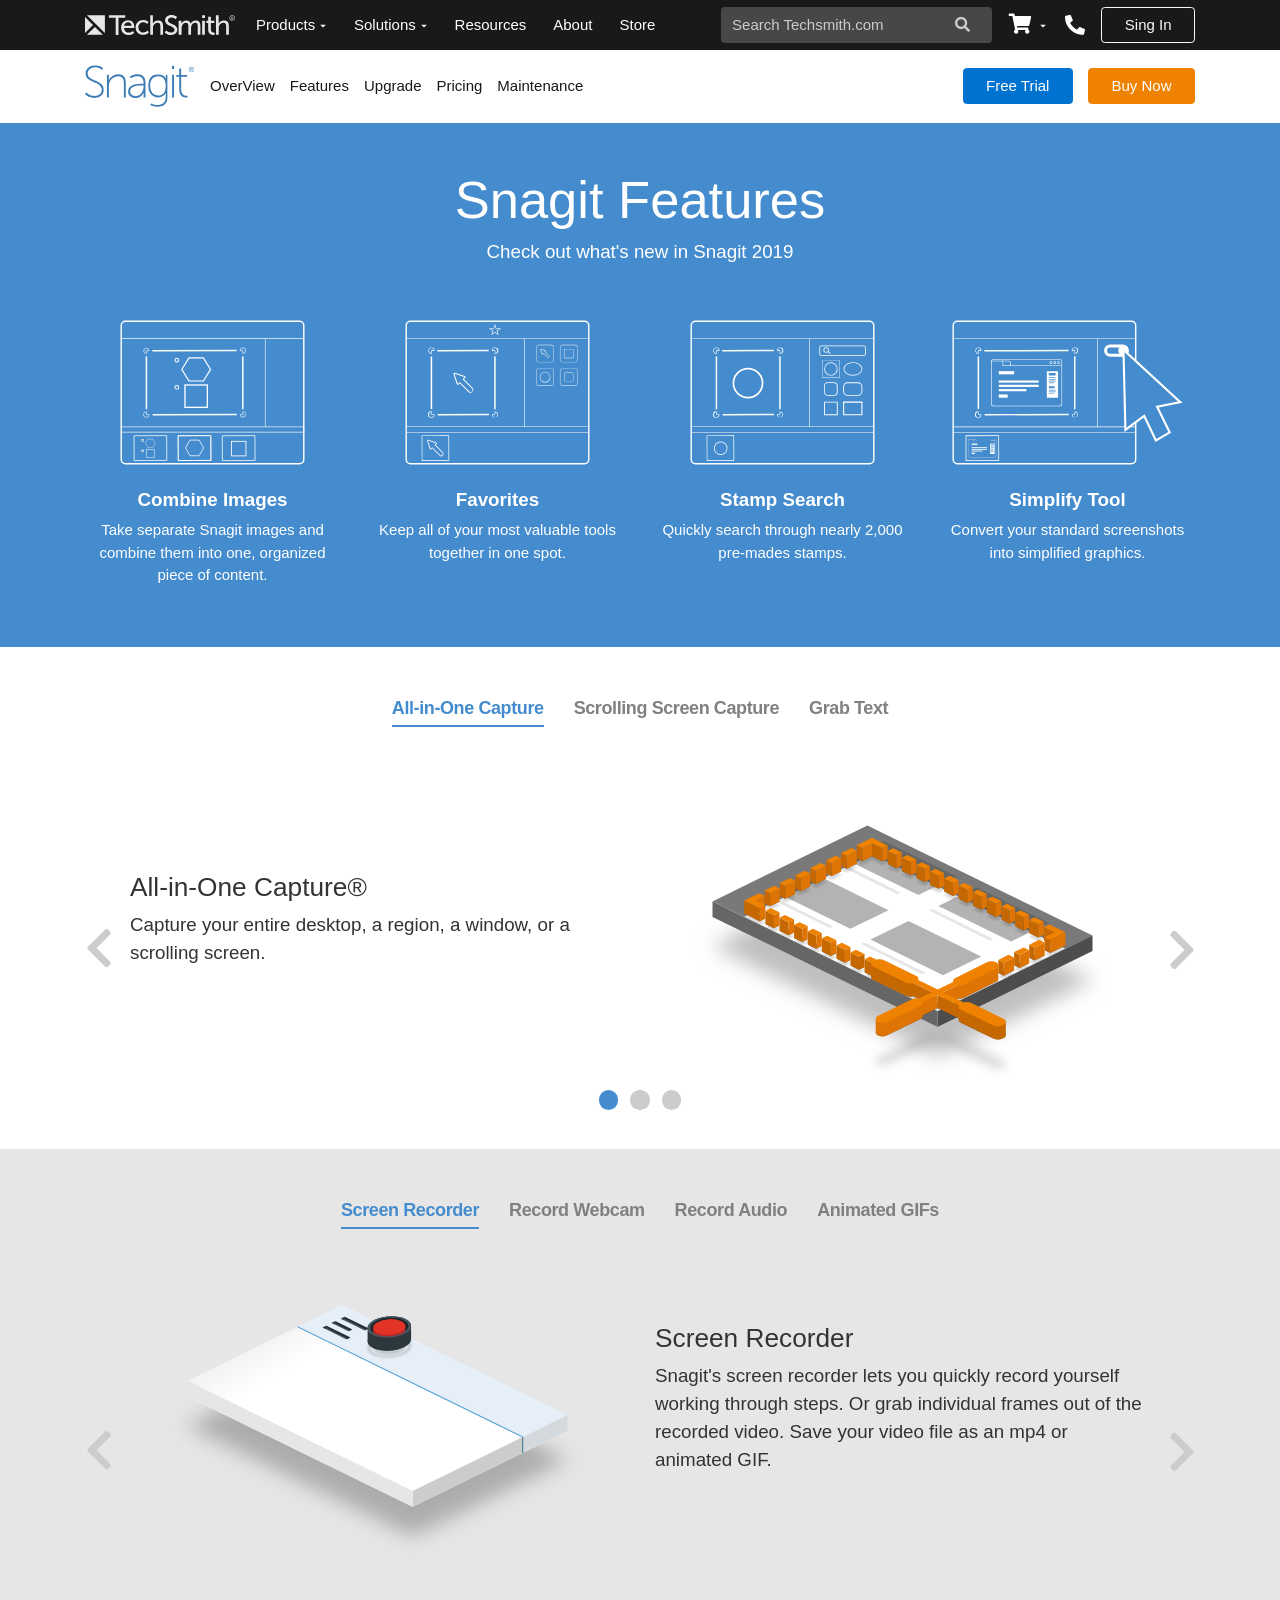
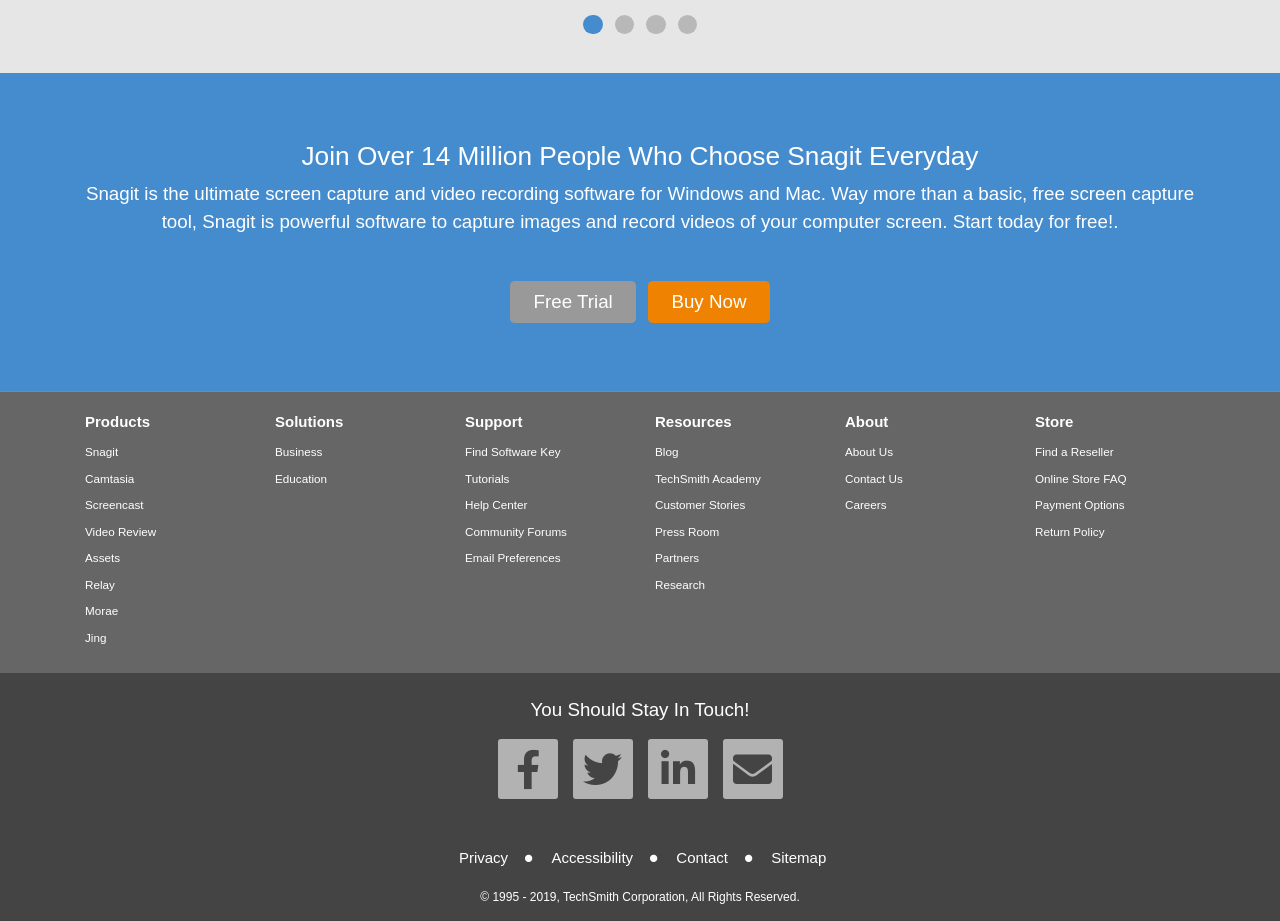
<file: index.html>
<!doctype html>
<html lang="es">

<head>
    <title>Features of Snagit | TeachSmith</title>
    <meta charset="utf-8">
    <meta name="viewport" content="width=device-width, initial-scale=1, shrink-to-fit=no">
    <link rel="shortcut icon" href="images/favicon.ico">

    <!-- Carga del CSS de "Bootstrap" -->
    <link rel="stylesheet" href="css/bootstrap.css">

    <!-- Carga del CSS de "Font Awesome" -->
    <link rel="stylesheet" href="css/all.css">

    <!-- Carga del CSS de "Swiper" -->
    <link rel="stylesheet" href="css/swiper.min.css">

    <!-- Carga de Fuentes de google  -->
        <link href="https://fonts.googleapis.com/css?family=Montserrat:300,400,700&display=swap" rel="stylesheet">

    <!-- Carga del CSS de "Mmenu" -->
    <link type="text/css" rel="stylesheet" href="libs/mmenu/dist/mmenu.css" />

    <!-- Carga del CSS de "Mburger" -->
    <link type="text/css" rel="stylesheet" href="libs/mburger/dist/mburger.css" />

    <!-- Carga del CSS personalizado -->
    <link rel="stylesheet" href="css/estilos.css">
</head>

<body>

   
    <div id="page"> 
        <!-- #navegacion -->
        <nav class="navbar navbar-dark bg-dark navbar-expand-lg py-0 Sticky justify-content-md" id="navegacion"
            data-sticky data-sticky-for="1600" data-sticky-class="fixed-top">
            <div class="container align-items-stretch flex-nowrap">
                <button type="button" class="mburger mburger--spin navbar-toggler  mr-0" data-toggle="collapse"
                    aria-expanded="false" aria-label="Botón menú">
                    <b></b>
                    <b></b>
                    <b></b>
                    <span class="font-weight-light small">Menu</span>
                </button>


                <a href="#" class="navbar-brand py-0 align-self-center">
                    <img src="images/logo-light.svg" alt="Logo del sitio" width="auto">
                </a>

                <div class="collapse navbar-collapse ml-lg-2" id="menu-principal">
                    <ul class="navbar-nav">

                        <li class="nav-item dropdown">

                            <span href="#" class="nav-link dropdown-toggle" data-toggle="dropdown" role="button"
                                aria-expanded="false" aria-haspopup="true" id="item-menu-nosotros">Products</span>

                            <div class="dropdown-menu" aria-labelledby="item-menu-nosotros">

                                <a href="#" class="dropdown-item ">
                                    <span>Snagit</span>
                                    <i class="fab fa-windows"></i>
                                    <i class="fab fa-apple"></i>
                                    <p class="mb-0 text-muted small font-weight-light">Screen Capture &amp; Screen
                                        Recorder</p>
                                    <div class="dropdown-divider d-none d-lg-block"></div>
                                </a>


                                <a href="#" class="dropdown-item">
                                    <span>Camtasia</span>
                                    <i class="fab fa-windows"></i>
                                    <i class="fab fa-apple"></i>
                                    <p class="mb-0 text-muted small font-weight-light">Screen Recorder & Video Editor
                                    </p>
                                    <div class="dropdown-divider d-none d-lg-block"></div>


                                </a>

                                <a href="#" class="dropdown-item">
                                    <span>ScreenCast</span>
                                    <i class="fab fa-windows"></i>
                                    <p class="mb-0 text-muted small font-weight-light">Video & Content Hosting</p>
                                    <div class="dropdown-divider d-none d-lg-block"></div>
                                </a>
                            </div>
                        </li>

                        <li class="nav-item dropdown">
                            <span href="#" class="nav-link dropdown-toggle" data-toggle="dropdown" role="button"
                                aria-expanded="false" aria-haspopup="true" id="item-menu-servicios">Solutions</span>

                            <div class="dropdown-menu" aria-labelledby="item-menu-servicios">
                                <a href="#" class="dropdown-item">
                                    <span>Business</span>
                                    <p class="mb-0 text-muted small font-weight-light">Small business and enterprise</p>
                                    <div class="dropdown-divider  d-none d-lg-block"></div>
                                </a>
                                <a href="#" class="dropdown-item">
                                    <span>Education</span>
                                    <p class="mb-0 text-muted small font-weight-light">Higher education solution</p>
                                    <div class="dropdown-divider  d-none d-lg-block"></div>
                                </a>
                            </div>
                        </li>

                        <li class="nav-item Selected active"><a href="#" class="nav-link">Resources</a></li>
                        <li class="nav-item"><a href="#" class="nav-link">About</a></li>
                        <li class="nav-item"><a href="#" class="nav-link">Store</a></li>




                    </ul>
                </div>


                <div data-juggler-target="caja-buscar" data-juggler-media-query="(min-width: 1200px)"></div>

                <div class="dropdown boton-carrito ml-auto">
                    <button class="btn-iconos dropdown-toggle h-100" type="button" id="menu-carrito"
                        data-toggle="dropdown" aria-haspopup="true" aria-expanded="false">
                        <i class="fas fa-shopping-cart fa-lg"></i>
                    </button>
                    <div class="dropdown-menu dropdown-menu-right py-3" aria-labelledby="menu-carrito">
                        <button class="dropdown-item" type="button">Your cart is empty</button>
                    </div>
                </div>


                <button type="button" class="btn-iconos btn-buscar  d-xl-none" data-toggle="collapse"
                    data-target="#formulario-buscar" aria-expanded="false" aria-controls="formulario-buscar">
                    <i class="fas fa-search fa-fw fa-lg"></i>
                    <i class="fas fa-times fa-fw fa-lg"></i>
                </button>

                <a href="#" class="btn-iconos d-none d-lg-flex align-items-lg-center">
                    <i class="fas fa-phone-alt fa-lg"></i>
                </a>

                <a href="#" class="btn btn-outline-light d-none d-lg-inline-block align-self-lg-center ml-lg-2">Sing
                    In</a>
            </div>
        </nav>

        <form class="collapse" id="formulario-buscar">
            <div class="container-fluid">
                <div class="input-group py-3 w-auto ml-xl-auto mr-xl-2 py-xl-0  align-self-lg-center  contenedor-buscar"
                    data-juggler-source="caja-buscar">
                    <input type="search" class="form-control campo-buscar" placeholder="Search Techsmith.com">
                    <div class="input-group-append">
                        <button type="button" class="btn btn-primary boton-buscar"><i class="fa fa-search"></i></button>
                    </div>
                </div>
            </div>
        </form>


        <!-- Seccion #barra-contacto -->
        <section id="detalles-encabezado" class="py-3 bg-white">
            <div class="container">
                <div class="row no-gutters align-items-sm-center">

                    <div class="col-12 col-sm-auto col-lg-auto pb-3 pb-sm-0">
                        <a href="#" class="logo">
                            <img src="images/snagit-logo.svg" alt="Logo del sitio" width="110" class="img-fluid">
                        </a>
                    </div>
                    <div class="d-none d-lg-block col-lg-auto">
                        <ul class="nav ml-lg-2">
                            <li class="nav-item"><a href="#" class="nav-link">OverView</a></li>
                            <li class="nav-item"><a href="#" class="nav-link active">Features</a></li>
                            <li class="nav-item"><a href="#" class="nav-link">Upgrade</a></li>
                            <li class="nav-item"><a href="#" class="nav-link">Pricing</a></li>
                            <li class="nav-item"><a href="#" class="nav-link">Maintenance</a></li>
                        </ul>
                    </div>



                    <div class="col-6 pr-2  col-sm-auto ml-sm-auto col-lg-auto ">
                        <a href="#" class="btn btn-secondary d-block d-sm-inline-block">Free Trial</a>
                    </div>
                    <div class="col-6 col-sm-auto pl-2 col-lg-auto">
                        <a href="#" class="btn btn-warning d-block d-sm-inline-block">Buy Now</a>
                    </div>
                </div>
            </div>
        </section>

        <main id="porque-elegirnos" class="py-5 bg-primary text-white text-center">
            <div class="container">

                <header class="mb-5">
                    <h1 class="text-center display-4 font-weight-bolder">Snagit Features</h1>
                    <p class="lead">Check out what's new in Snagit 2019</p>
                </header>


                <div class="row">

                    <div class="col-12 col-sm-6 col-lg-3 mb-5 mb-lg-0">
                        <img src="images/Snagit-2019-Features-Combine-Images.svg" alt="Imagen 1" class="img-fluid">
                        <h5 class="font-weight-bold mt-3 mb-2">Combine Images</h5>

                        <p>Take separate Snagit images and combine them into one, organized piece of
                            content.</p>
                    </div>

                    <div class="col-12 col-sm-6 col-lg-3 mb-5 mb-lg-0">
                        <img src="images/Snagit-2019-Features-Favorites.svg" alt="Imagen 2" class="img-fluid">
                        <h5 class="font-weight-bold mt-3 mb-2">Favorites</h5>

                        <p>Keep all of your most valuable tools together in one spot.</p>
                    </div>

                    <div class="col-12 col-sm-6 col-lg-3 mb-5 mb-lg-0">
                        <img src="images/Snagit-2019-Features-Stamp-Search.svg" alt="Imagen 3" class="img-fluid">
                        <h5 class="font-weight-bold mt-3 mb-2">Stamp Search</h5>

                        <p>Quickly search through nearly 2,000 pre-mades stamps.</p>
                    </div>

                    <div class="col-12 col-sm-6 col-lg-3 mb-5 mb-lg-0">
                        <img src="images/Snagit-2019-Features-Simplify.svg" alt="Imagen 4" class="img-fluid">
                        <h5 class="font-weight-bold mt-3 mb-2">Simplify Tool</h5>

                        <p>Convert your standard screenshots into simplified graphics.</p>
                    </div>
                </div>
            </div>
        </main>
        

        <section id="slideCaracteristicas" class="py-4">
            <div class="container">

                <div class="swiper-container my-4 navCaracteristicas">
                    <div class="swiper-wrapper flex-column align-items-center flex-sm-row justify-content-sm-center">
                        <div class="swiper-slide">All-in-One Capture</div>
                        <div class="swiper-slide">Scrolling Screen Capture</div>
                        <div class="swiper-slide">Grab Text</div>
                    </div>
                </div>




                <div class="swiper-container mt-sm-5 slideCaracteristicas">
                    <div class="swiper-wrapper">

                        <!-- slider 1 -->
                        <div class="swiper-slide px-4 px-md-5 pb-5">


                            <div class="row align-items-md-center">
                                <div class="col-12 col-md-6">
                                    <h3>All-in-One Capture®</h3>
                                    <p class="lead">
                                        Capture your entire desktop, a region, a window, or a scrolling screen.
                                    </p>
                                </div>

                                <div class="col-12 col-md-6">
                                    <img src="images/Snagit-Overview-Feature-All-In-One.svg" class="img-fluid" alt="">
                                </div>
                            </div>

                        </div>
                        <!-- slider 2 -->
                        <div class="swiper-slide px-4 px-md-5 pb-5">
                   
                                <div class="row align-items-md-center">
                                    <div class="col-12 col-md-6">
                                        <h3>Scrolling Screen Capture</h3>
                                        <p class="lead">
                                            Take a full-page, scrolling screenshot. Snagit's screen capture tool makes
                                            it
                                            simple
                                            to grab vertical and horizontal scrolls, infinitely scrolling webpages, long
                                            chat
                                            messages, and everything in between.
                                        </p>
                                    </div>

                                    <div class="col-12 col-md-6">
                                        <img src="images/Snagit-Overview-Feature-Scrolling-Capture.svg" alt="">
                                    </div>
                                </div>
                           
                        </div>

                        <!-- slider 3 -->
                        <div class="swiper-slide px-4 px-md-5 pb-5">
                            
                                <div class="row align-items-md-center ">
                                    <div class="col-12 col-md-6">
                                        <h3>Grab Text</h3>
                                        <p class="lead">
                                            Extract the text from a screen capture or file and quickly paste it into
                                            another
                                            document for edits. Easily copy information without retyping all the text.
                                        </p>

                                    </div>

                                    <div class="col-12 col-md-6">
                                        <img src="images/Snagit-Overview-Feature-Text-Grab.svg" alt="">
                                    </div>
                                </div>
                        </div>

                    </div> <!-- .swiper-wrapper -->

                    <!-- Botones de paginación -->
                    <div class="swiper-pagination"></div>
                    <!-- Botones de navegación -->
                    <div class="swiper-button-prev"></div>
                    <div class="swiper-button-next"></div>
                </div>
            </div>
        </section>

        <section id="slideFunciones" class="py-4">
            <div class="container">
                
                <div class="swiper-container my-4 navFunciones">
                    <div class="swiper-wrapper flex-column align-items-center flex-sm-row justify-content-sm-center">
                        <div class="swiper-slide">Screen Recorder</div>
                        <div class="swiper-slide">Record Webcam</div>
                        <div class="swiper-slide">Record Audio</div>
                        <div class="swiper-slide">Animated GIFs</div>
                    </div>
                </div>

                <!-- Swiper -->
                <div class="swiper-container slideFunciones">
                    <div class="swiper-wrapper">

                        <!-- slider 1 -->
                        <div class="swiper-slide px-4 px-md-5 pb-5 ">
                            

                                <div class="row align-items-md-center pb-5">
                                    <div class="col-12 col-md-6">
                                        <img src="images/funciones1.svg" class="img-fluid" alt="">
                                    </div>
                                    <div class="col-12 col-md-6">
                                        <h3>Screen Recorder</h3>
                                        <p class="lead">
                                            Snagit's screen recorder lets you quickly record yourself working through
                                            steps.
                                            Or grab individual frames out of the recorded video. Save your video file as
                                            an
                                            mp4 or animated GIF.
                                        </p>
                                    </div>


                                </div>
                            
                        </div>
                        <!-- slider 2 -->
                        <div class="swiper-slide px-4 px-md-5 pb-5 ">
                            
                                <div class="row align-items-md-center pb-5">
                                    <div class="col-12 col-md-6">
                                        <img src="images/funciones2.svg" alt="">
                                    </div>
                                    <div class="col-12 col-md-6">
                                        <h3>Record Webcam</h3>
                                        <p class="lead">
                                            Toggle between webcam and screen recording during a video. Use the recorder
                                            to
                                            add a personal touch with teammates or clients, no matter where they are.
                                        </p>
                                    </div>


                                </div>
                           
                        </div>

                        <!-- slider 3 -->
                        <div class="swiper-slide px-4 px-md-5 pb-5 ">
                           
                                <div class="row align-items-md-center pb-5">
                                    <div class="col-12 col-md-6">
                                        <img src="images/funciones3.svg" alt="">
                                    </div>
                                    <div class="col-12 col-md-6">
                                        <h3>Record Audio</h3>
                                        <p class="lead">
                                            Include audio in your videos from either a microphone or your computer’s
                                            system
                                            audio.
                                        </p>
                                    </div>


                                </div>
                           
                        </div>

                        <!-- slider 4 -->
                        <div class="swiper-slide px-4 px-md-5 pb-5">
                           
                                <div class="row align-items-md-center pb-5">
                                    <div class="col-12 col-md-6">
                                        <img src="images/funciones4.svg" alt="">
                                    </div>
                                    <div class="col-12 col-md-6">
                                        <h3>Animated GIFs</h3>
                                        <p class="lead">
                                            Turn any short recording (.mp4) into an animated GIF, and quickly add it to
                                            a
                                            website, document, or chat. Snagit comes with default and custom options to
                                            create the perfect GIF, every time.
                                        </p>
                                    </div>
                                </div>
                            
                        </div>

                    </div> <!-- .swiper-wrapper -->

                    <!-- Botones de navegación -->
                    <div class="swiper-button-prev"></div>
                    <div class="swiper-button-next"></div>

                    <!-- Botones de paginación -->
                    <div class="swiper-pagination"></div>
                </div>
            </div>
        </section>

        <section id="premios" class="bg-primary py-5 text-white text-center">
            <div class="container py-4">
                <div class="row">
                    <div class="col-12">
                        <h1 class="h3">Join Over 14 Million People Who Choose Snagit Everyday</h1>

                        <p class="lead">Snagit is the ultimate screen capture and video recording software for Windows
                            and Mac. Way more than a basic,
                            free screen capture tool, Snagit is powerful software to capture images and record videos of
                            your computer screen. Start today for free!.</p>

                        <div class="botones-premios mt-5">
                            <a href="#" class="btn btn-dark btn-lg px-4 mr-2">Free Trial</a>
                            <a href="#" class="btn btn-warning btn-lg px-4">Buy Now</a>
                        </div>
                    </div>
                </div>
            </div>
        </section>


        <!-- Sección #pie-de-pagina -->

        <footer id="pie-de-pagina">
            <nav class="enlacesPrincipales py-4 d-none d-lg-block">
                <div class="container">
                    <div class="row">
                        <!-- Products -->
                        <div class="col-2">
                            <h2 class="h6 font-weight-bold">
                                <a href="#" class="text-white"> Products</a>
                            </h2>
                            <ul class="nav flex-column">
                                <li class="nav-item"><a href="#" class="nav-link">Snagit</a></li>
                                <li class="nav-item"><a href="#" class="nav-link">Camtasia</a></li>
                                <li class="nav-item"><a href="#" class="nav-link">Screencast</a></li>
                                <li class="nav-item"><a href="#" class="nav-link">Video Review</a></li>
                                <li class="nav-item"><a href="#" class="nav-link">Assets</a></li>
                                <li class="nav-item"><a href="#" class="nav-link">Relay</a></li>
                                <li class="nav-item"><a href="#" class="nav-link">Morae</a></li>
                                <li class="nav-item"><a href="#" class="nav-link">Jing</a></li>
                            </ul>
                        </div>

                        <!-- Solutions -->
                        <div class="col-2">
                            <h2 class="h6 font-weight-bold">
                                <a href="#" class="text-white"> Solutions</a>
                            </h2>
                            <ul class="nav flex-column">
                                <li class="nav-item"><a href="#" class="nav-link">Business</a></li>
                                <li class="nav-item"><a href="#" class="nav-link">Education</a></li>
                            </ul>
                        </div>


                        <!-- Support -->
                        <div class="col-2">
                            <h2 class="h6 font-weight-bold">
                                <a href="#" class="text-white"> Support</a>
                            </h2>
                            <ul class="nav flex-column">
                                <li class="nav-item"><a href="#" class="nav-link">Find Software Key</a></li>
                                <li class="nav-item"><a href="#" class="nav-link">Tutorials</a></li>
                                <li class="nav-item"><a href="#" class="nav-link">Help Center</a></li>
                                <li class="nav-item"><a href="#" class="nav-link">Community Forums</a></li>
                                <li class="nav-item"><a href="#" class="nav-link">Email Preferences</a></li>
                            </ul>
                        </div>

                        <!-- Resources -->
                        <div class="col-2">
                            <h2 class="h6 font-weight-bold">
                                <a href="#" class="text-white"> Resources</a>
                            </h2>
                            <ul class="nav flex-column">
                                <li class="nav-item"><a href="#" class="nav-link">Blog</a></li>
                                <li class="nav-item"><a href="#" class="nav-link">TechSmith Academy</a></li>
                                <li class="nav-item"><a href="#" class="nav-link">Customer Stories</a></li>
                                <li class="nav-item"><a href="#" class="nav-link">Press Room</a></li>
                                <li class="nav-item"><a href="#" class="nav-link">Partners</a></li>
                                <li class="nav-item"><a href="#" class="nav-link">Research</a></li>
                            </ul>
                        </div>

                        <!-- About -->
                        <div class="col-2">
                            <h2 class="h6 font-weight-bold">
                                <a href="#" class="text-white"> About</a>
                            </h2>
                            <ul class="nav flex-column">
                                <li class="nav-item"><a href="#" class="nav-link">About Us</a></li>
                                <li class="nav-item"><a href="#" class="nav-link">Contact Us</a></li>
                                <li class="nav-item"><a href="#" class="nav-link">Careers</a></li>
                            </ul>
                        </div>

                        <!-- Store -->
                        <div class="col-2">
                            <h2 class="h6 font-weight-bold">
                                <a href="#" class="text-white">Store</a>
                            </h2>
                            <ul class="nav flex-column">
                                <li class="nav-item"><a href="#" class="nav-link">Find a Reseller</a></li>
                                <li class="nav-item"><a href="#" class="nav-link">Online Store FAQ</a></li>
                                <li class="nav-item"><a href="#" class="nav-link">Payment Options</a></li>
                                <li class="nav-item"><a href="#" class="nav-link">Return Policy</a></li>
                            </ul>
                        </div>
                    </div>
                </div>

            </nav>

            <section class="redesSociales text-white py-4 text-center">
                <p class="lead">You Should Stay In Touch!</p>
                <div class="enlacesSociales d-flex list-unstyled justify-content-center">
                    <a href="#"><i class="fab fa-facebook-f"></i></a>
                    <a href="#"><i class="fab fa-twitter"></i></a>
                    <a href="#"><i class="fab fa-linkedin-in"></i></a>
                    <a href="#"><i class="fas fa-envelope"></i></a>
                </div>

            </section>

            <ul class="nav enlacesGenerales flex-column align-items-center flex-sm-row justify-content-sm-center mt-4">
                <li class="nav-item"><a href="#" class="nav-link text-white">Privacy</a></li>
                <li class="nav-item"><a href="#" class="nav-link text-white">Accessibility</a></li>
                <li class="nav-item"><a href="#" class="nav-link text-white">Contact</a></li>
                <li class="nav-item"><a href="#" class="nav-link text-white">Sitemap</a></li>
            </ul>
            <div class="py-3 text-center text-white small">
                ©&nbsp;1995&nbsp;-&nbsp;2019, TechSmith Corporation, All&nbsp;Rights&nbsp;Reserved.
            </div>

        </footer>

    </div> <!-- ·page -->



    <!-- Carga de "Jquery" -->
    <script src="js/jquery-3.3.1.min.js"></script>

    <!-- Carga de "Popper" -->
    <script src="js/popper.min.js"></script>

    <!-- Carga de "Bootstrap" -->
    <script src="js/bootstrap.min.js"></script>

    <!-- Carga de "Swiper" -->
    <script src="js/swiper.min.js"></script>

    <!-- Carga de "Jquery Stickit.js" | Crean un encabezado fijo en la parte superior de la página
    <script src="js/sticky.min.js"></script>-->
    <script src="libs/hc-sticky/dist/hc-sticky.js"></script>

    <!-- Carga de "css_browser_selector" | Crean clases para identificar un disp.-->
    <script src="js/css_browser_selector.js"></script>

    <!-- Carga de mmenu -->
    <script src="libs/mmenu/dist/mmenu.js"></script>

    <!-- Carga de Juggler | Mueble bloques de html -->
    <script src="libs/juggler/dist/juggler.js"></script>

    <!-- Archivo para configurar e iniciar las funciones de los scripts -->
    <script src="js/mis-scripts.js"></script>


</body>

</html>
</file>
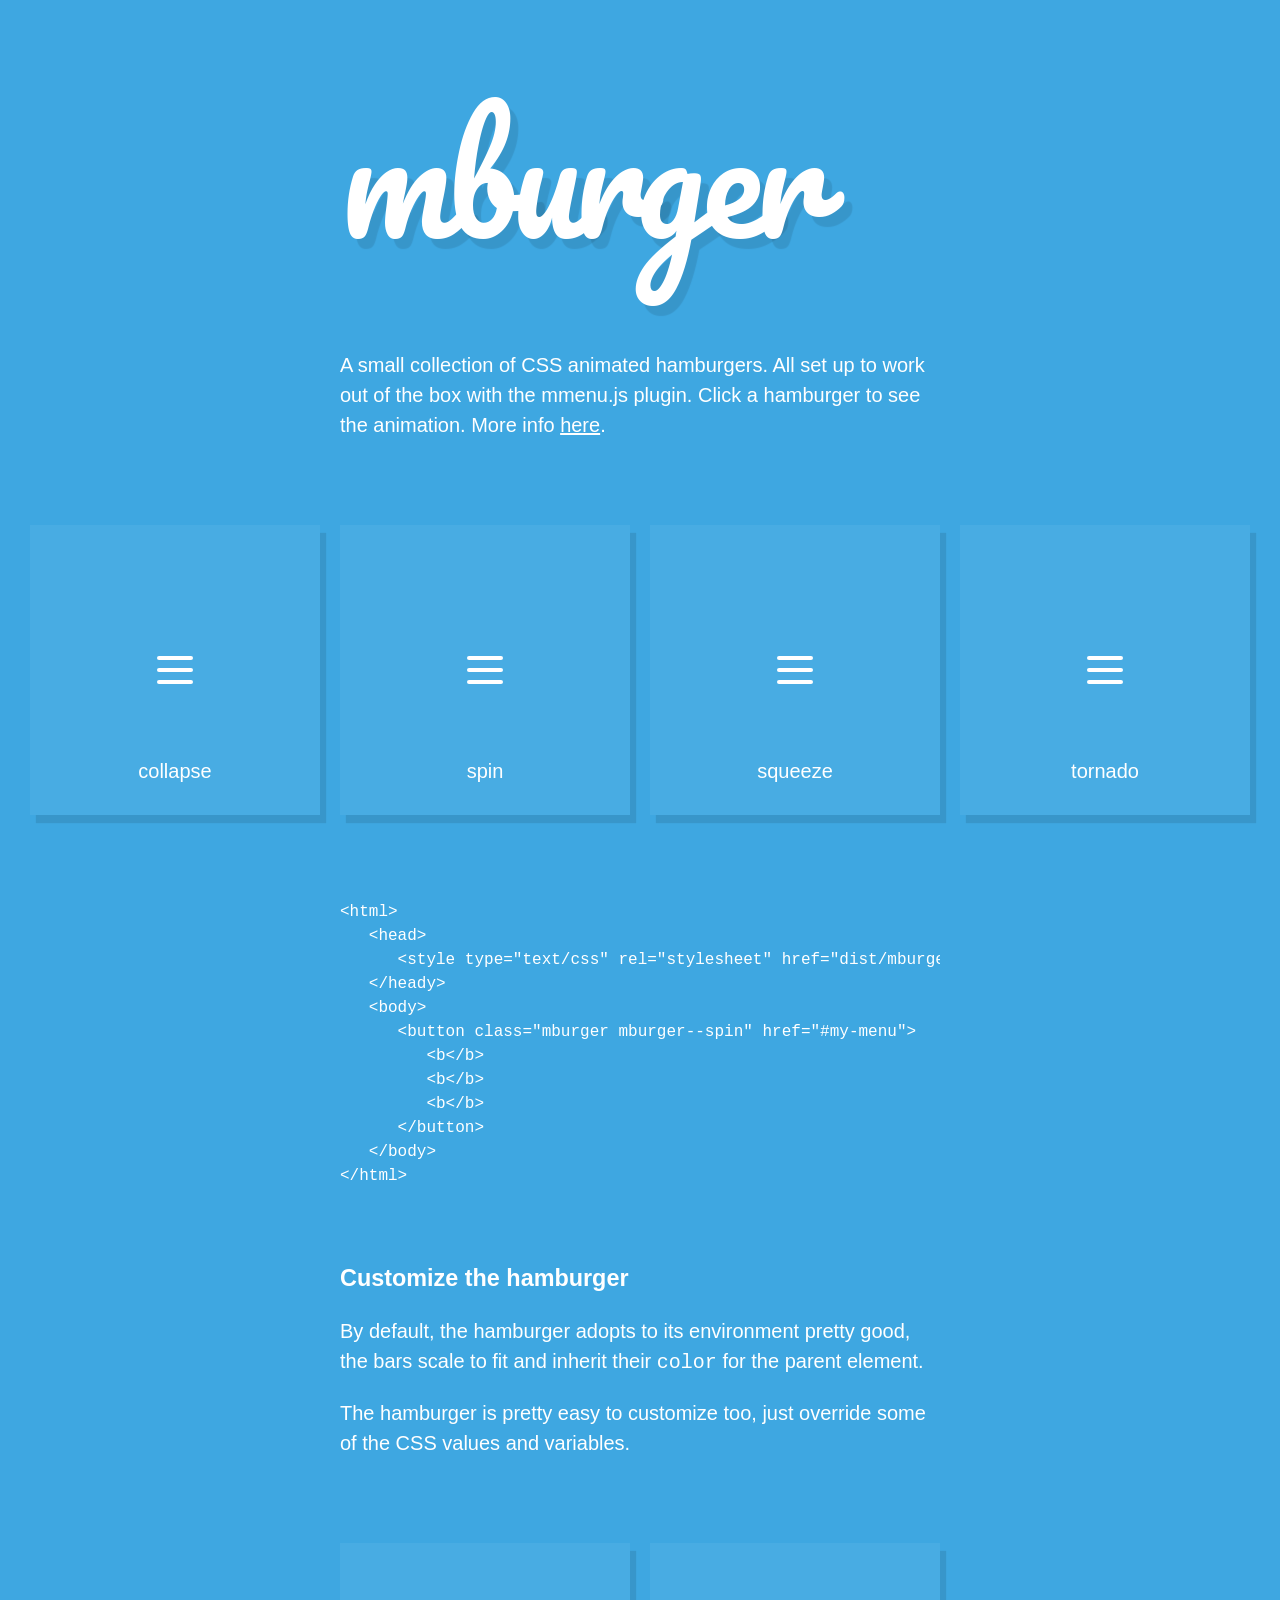
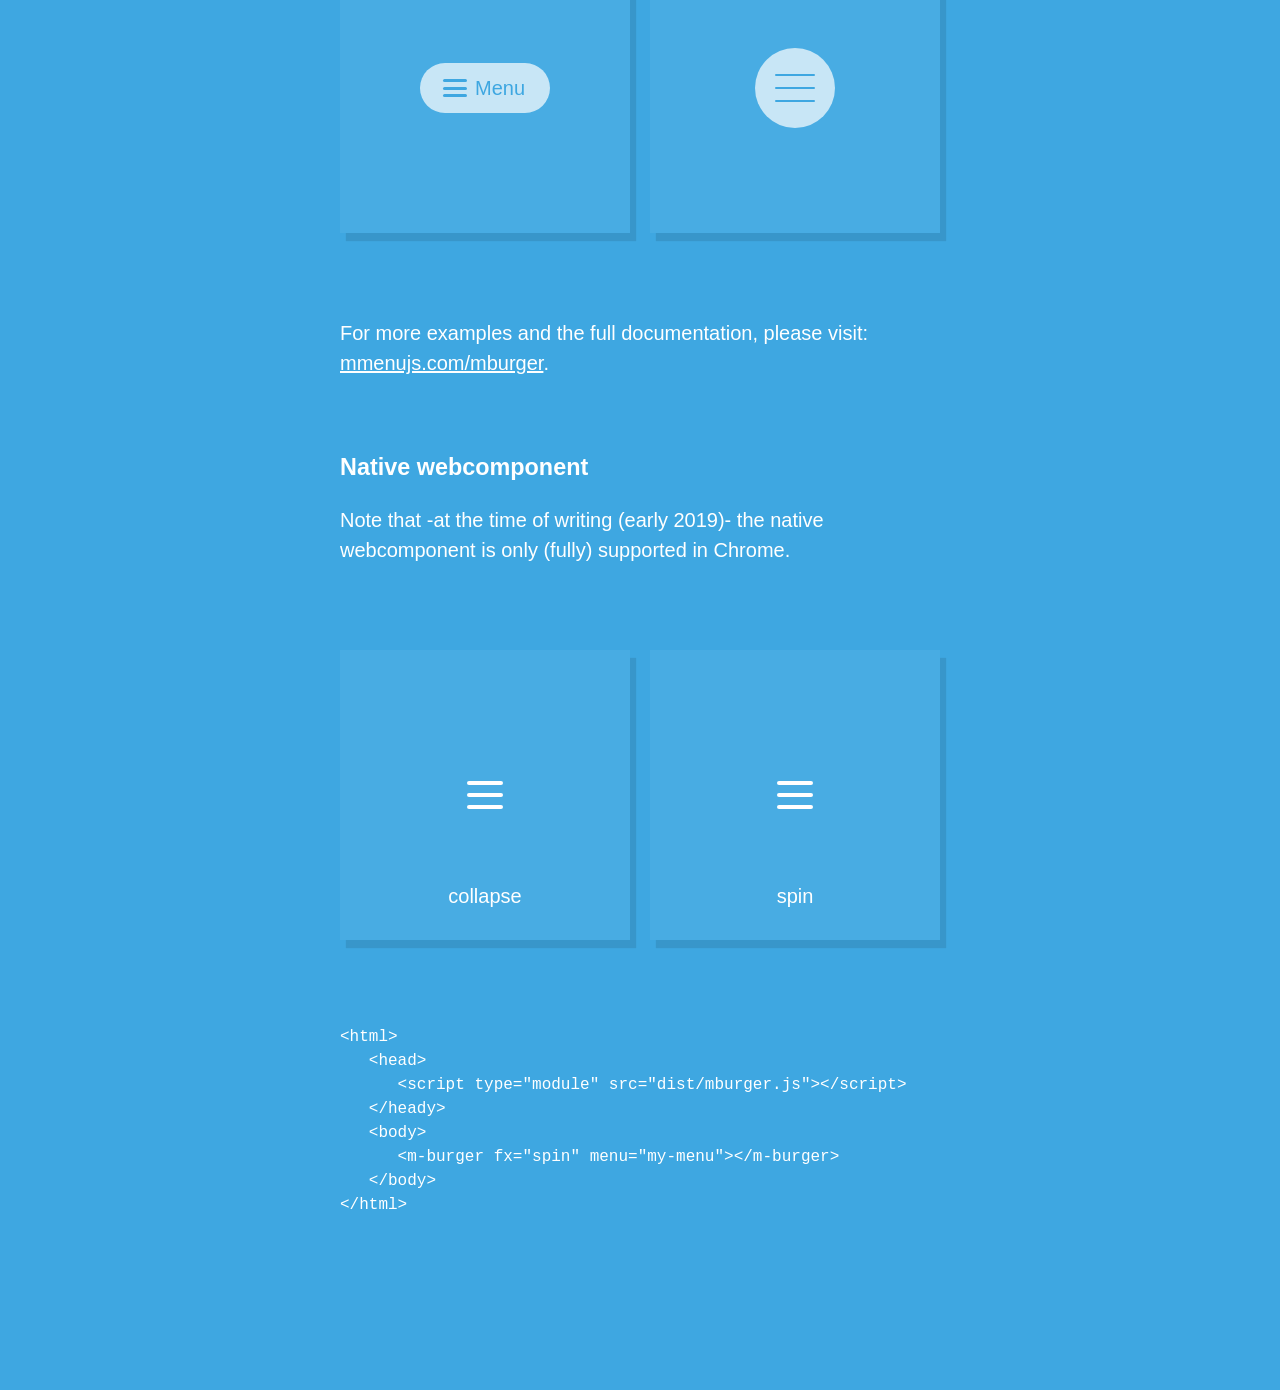
<file: libs/mburger/index.html>
<!DOCTYPE html>
<html>
	<head>
		<meta charset="utf-8" />
		<meta name="author" content="www.frebsite.nl" />
		<meta content="width=600px user-scalable=yes" name="viewport" />
		<meta name="robots" content="noindex, nofollow" />

		<title>mburger, CSS animated hamburgers!</title>

		<link type="text/css" rel="stylesheet" href="http://fonts.googleapis.com/css?family=Pacifico" />
		<link type="text/css" rel="stylesheet" href="bin/demo.css" />
		<link type="text/css" rel="stylesheet" href="dist/mburger.css" />

		<script type="module" src="dist/mburger.js"></script>
	</head>
	<body>
		<div id="page">

			<h1>mburger</h1>
			<p>A small collection of CSS animated hamburgers.
				All set up to work out of the box with the mmenu.js plugin.
				Click a hamburger to see the animation.
				More info <a href="https://www.mmenujs.com/mburger" target="_blank">here</a>.</p>

			<div class="xmpls">

				<div class="xmpl">
					<button class="mburger mburger--collapse">
						<b></b>
						<b></b>
						<b></b>
					</button>
					<span>collapse</span>
				</div>
				<div class="xmpl">
					<button class="mburger mburger--spin">
						<b></b>
						<b></b>
						<b></b>
					</button>
					<span>spin</span>
				</div>
				<div class="xmpl">
					<button class="mburger mburger--squeeze">
						<b></b>
						<b></b>
						<b></b>
					</button>
					<span>squeeze</span>
				</div>
				<div class="xmpl">
					<button class="mburger mburger--tornado">
						<b></b>
						<b></b>
						<b></b>
					</button>
					<span>tornado</span>
				</div>

			 </div>

<pre>
&lt;html&gt;
   &lt;head&gt;
      &lt;style type="text/css" rel="stylesheet" href="dist/mburger.css"&gt;
   &lt;/heady&gt;
   &lt;body&gt;
      &lt;button class="mburger mburger--spin" href="#my-menu"&gt;
         &lt;b&lt;/b&gt;
         &lt;b&lt;/b&gt;
         &lt;b&lt;/b&gt;
      &lt;/button&gt;
   &lt;/body&gt;
&lt;/html&gt;
</pre>

			<h3>Customize the hamburger</h3>
			<p>By default, the hamburger adopts to its environment pretty good,
				the bars scale to fit and inherit their <code>color</code> for the parent element.</p>
			<p>The hamburger is pretty easy to customize too,
				just override some of the CSS values and variables.</p>

			<div class="xmpls">
				<div class="xmpl">
					<button class="reset custom-button-1">
						<span class="mburger mburger--spin">
							<b></b>
							<b></b>
							<b></b>
							<span>Menu</span>
						</span>
					</button>
				</div>

				<div class="xmpl">
					<button class="custom-button-2 mburger mburger--spin">
						<b></b>
						<b></b>
						<b></b>
					</button>
				</div>

			</div>

			<p>For more examples and the full documentation, please visit: <a href="https://www.mmenujs.com/mburger" target="_blank">mmenujs.com/mburger</a>.</p>

			<br />

			<h3>Native webcomponent</h3>
			<p>Note that -at the time of writing (early 2019)- the native webcomponent is only (fully) supported in Chrome.</p>

			<div class="xmpls">
				<div class="xmpl">
					<m-burger fx="collapse"></m-burger>
					<span>collapse</span>
				</div>

				<div class="xmpl">
					<m-burger fx="spin"></m-burger>
					<span>spin</span>
				</div>
			</div>

<pre>
&lt;html&gt;
   &lt;head&gt;
      &lt;script type="module" src="dist/mburger.js"&gt;&lt;/script&gt;
   &lt;/heady&gt;
   &lt;body&gt;
      &lt;m-burger fx="spin" menu="my-menu"&gt;&lt;/m-burger&gt;
   &lt;/body&gt;
&lt;/html&gt;
</pre>

		</div>

		<script>
			document.addEventListener('click', ( evnt ) => {
				var target = evnt.target;
				let xmpl = target.closest('.xmpl');
				if ( xmpl ) {
					let webcomponent = xmpl.querySelector( 'm-burger' );
					if ( webcomponent ) {
						if ( webcomponent.getAttribute( 'state' ) ) {
							webcomponent.removeAttribute( 'state' );
						} else {
							webcomponent.setAttribute( 'state', 'cross' );
						}
					} else {
						xmpl.classList.toggle( 'mm-wrapper_opened' );
					}
				}
			});
		</script>
	</body>
</html>
</file>
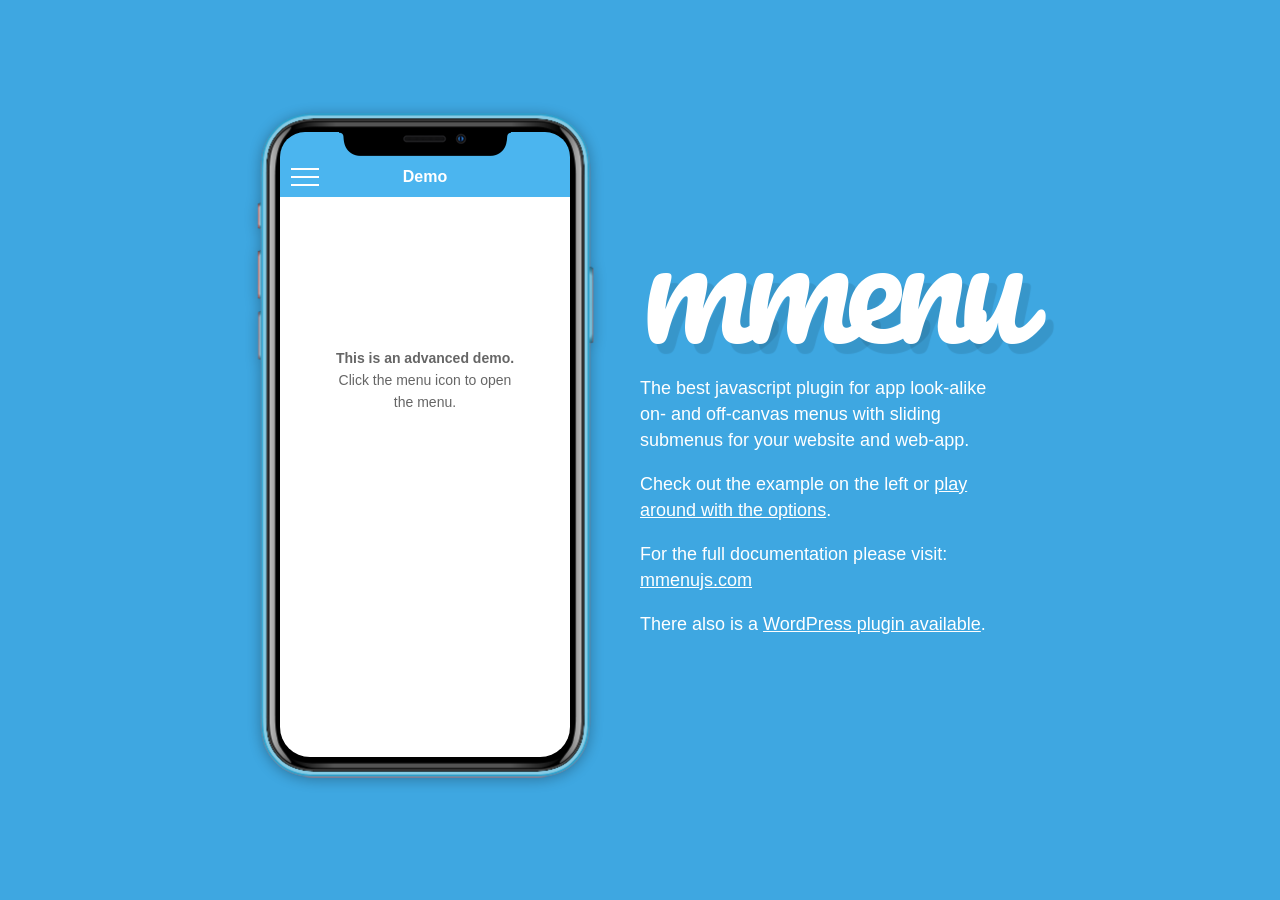
<file: libs/mmenu/index.html>
<!DOCTYPE html>
<html>
	<head>
		<meta charset="utf-8" />
		<meta name="author" content="www.frebsite.nl" />
		<meta content="width=600px user-scalable=yes" name="viewport" />
		<meta name="robots" content="noindex, nofollow" />

		<title>mmenu.js, app look-alike menus with sliding submenus.</title>

		<link type="text/css" rel="stylesheet" href="http://fonts.googleapis.com/css?family=Pacifico" />
		<link type="text/css" rel="stylesheet" href="demo/css/site.css" />
	</head>
	<body>
		<div id="wrapper">
			<div class="phone">
				<iframe name="phone" src="demo/advanced.html" frameborder="0" width="320" height="480"></iframe>
			</div>
			<div id="page">
				<h1>mmenu</h1>
				<p>The best javascript plugin for app look-alike on- and off-canvas menus with sliding submenus for your website and web-app.</p>
				<p>Check out the example on the left or <a href="https://mmenujs.com/examples.html" target="_blank">play around with the options</a>.</p>
				<p>For the full documentation please visit: <a href="https://mmenujs.com" target="_blank">mmenujs.com</a></p>
				<p>There also is a <a href="http://mmenujs.com/wordpress-plugin">WordPress plugin available</a>.</p>
			</div>
		</div>
	</body>
</html>
</file>
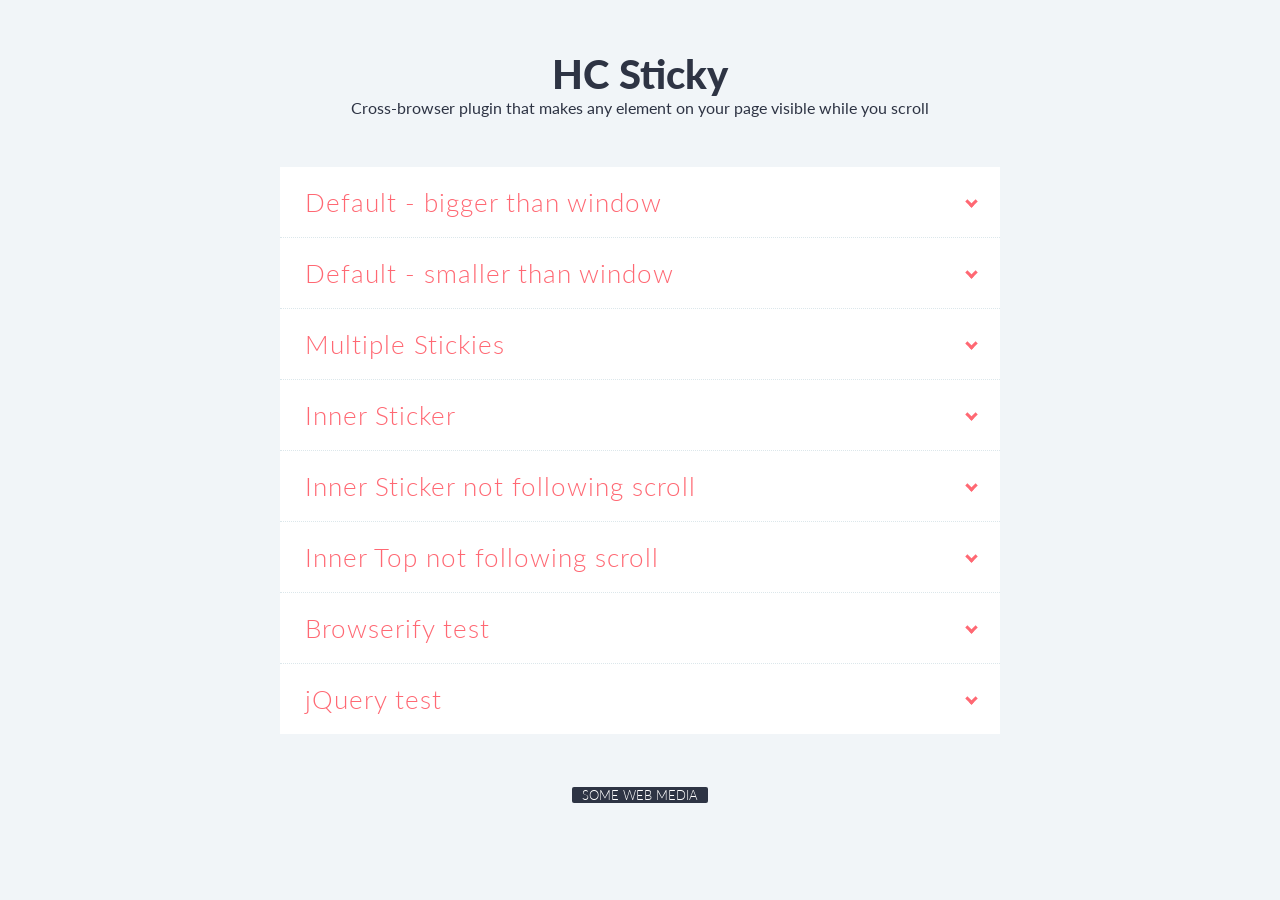
<file: libs/hc-sticky/docs/index.html>
<!DOCTYPE html>
<html>

<head>
  <meta charset="UTF-8">
  <title>HC Sticky</title>
  <link rel="stylesheet" href="https://fonts.googleapis.com/css?family=Lato:300,400,900">
  <link rel="stylesheet" href="demo.css">
</head>

<body class="home">

  <h1>HC Sticky</h1>

  <h3>Cross-browser plugin that makes any element on your page visible while you scroll</h3>

  <ul>
    <li>
      <input type="checkbox" checked>
      <i></i>
      <h2>Default - bigger than window</h2>
      <p>Page with a sidebar that is bigger than window height. Sidebar should stick to the bottom of the page when scrolled down, and to the top of the page when scrolled up.</p>
      <p><a href="./demo_1.html" target="_blank">Launch Demo</a></p>
    </li>
    <li>
      <input type="checkbox" checked>
      <i></i>
      <h2>Default - smaller than window</h2>
      <p>Page with a sidebar that is smaller than window height. Sidebar should stick to the top of the page when scrolled down or up.</p>
      <p><a href="./demo_2.html" target="_blank">Launch Demo</a></p>
    </li>
    <li>
      <input type="checkbox" checked>
      <i></i>
      <h2>Multiple Stickies</h2>
      <p>Nice example showing multiple stickies on one page.</p>
      <p><a href="./demo_3.html" target="_blank">Launch Demo</a></p>
    </li>
    <li>
      <input type="checkbox" checked>
      <i></i>
      <h2>Inner Sticker</h2>
      <p>Use <code>innerSticker</code> option to stick at a certain element. In this example, sticky will stick to the second box inside the sidebar only when you go <strong>up</strong>. When you go down it sticks to the bottom of the sidebar.</p>
      <p><a href="./demo_4.html" target="_blank">Launch Demo</a></p>
    </li>
    <li>
      <input type="checkbox" checked>
      <i></i>
      <h2>Inner Sticker not following scroll</h2>
      <p>Use <code>innerSticker</code> option to stick at a certain element, and <code>followScroll:false</code> so the sidebar doesn't follow the scroll once attached. In this example, sticky will stick to the second box inside the sidebar when you go <strong>down</strong> or <strong>up</strong>.</p>
      <p><a href="./demo_5.html" target="_blank">Launch Demo</a></p>
    </li>
    <li>
      <input type="checkbox" checked>
      <i></i>
      <h2>Inner Top not following scroll</h2>
      <p>Use <code>innerTop</code> option to stick after a certain distance, and <code>followScroll:false</code> so the sidebar doesn't follow the scroll once attached. In this example, sticky will stick 200px from top inside the sidebar when you go <strong>down</strong> or <strong>up</strong>.</p>
      <p><a href="./demo_6.html" target="_blank">Launch Demo</a></p>
    </li>
    <li>
      <input type="checkbox" checked>
      <i></i>
      <h2>Browserify test</h2>
      <p>HC-Sticky called through browserify.</p>
      <p><a href="./demo_browserify.html" target="_blank">Launch Demo</a></p>
    </li>
    <li>
      <input type="checkbox" checked>
      <i></i>
      <h2>jQuery test</h2>
      <p>HC-Sticky called with jQuery.</p>
      <p><a href="./demo_jquery.html" target="_blank">Launch Demo</a></p>
    </li>
  </ul>

  <a href="http://somewebmedia.com" target="_blank" id="swm">Some Web Media</a>

</body>
</html>
</file>
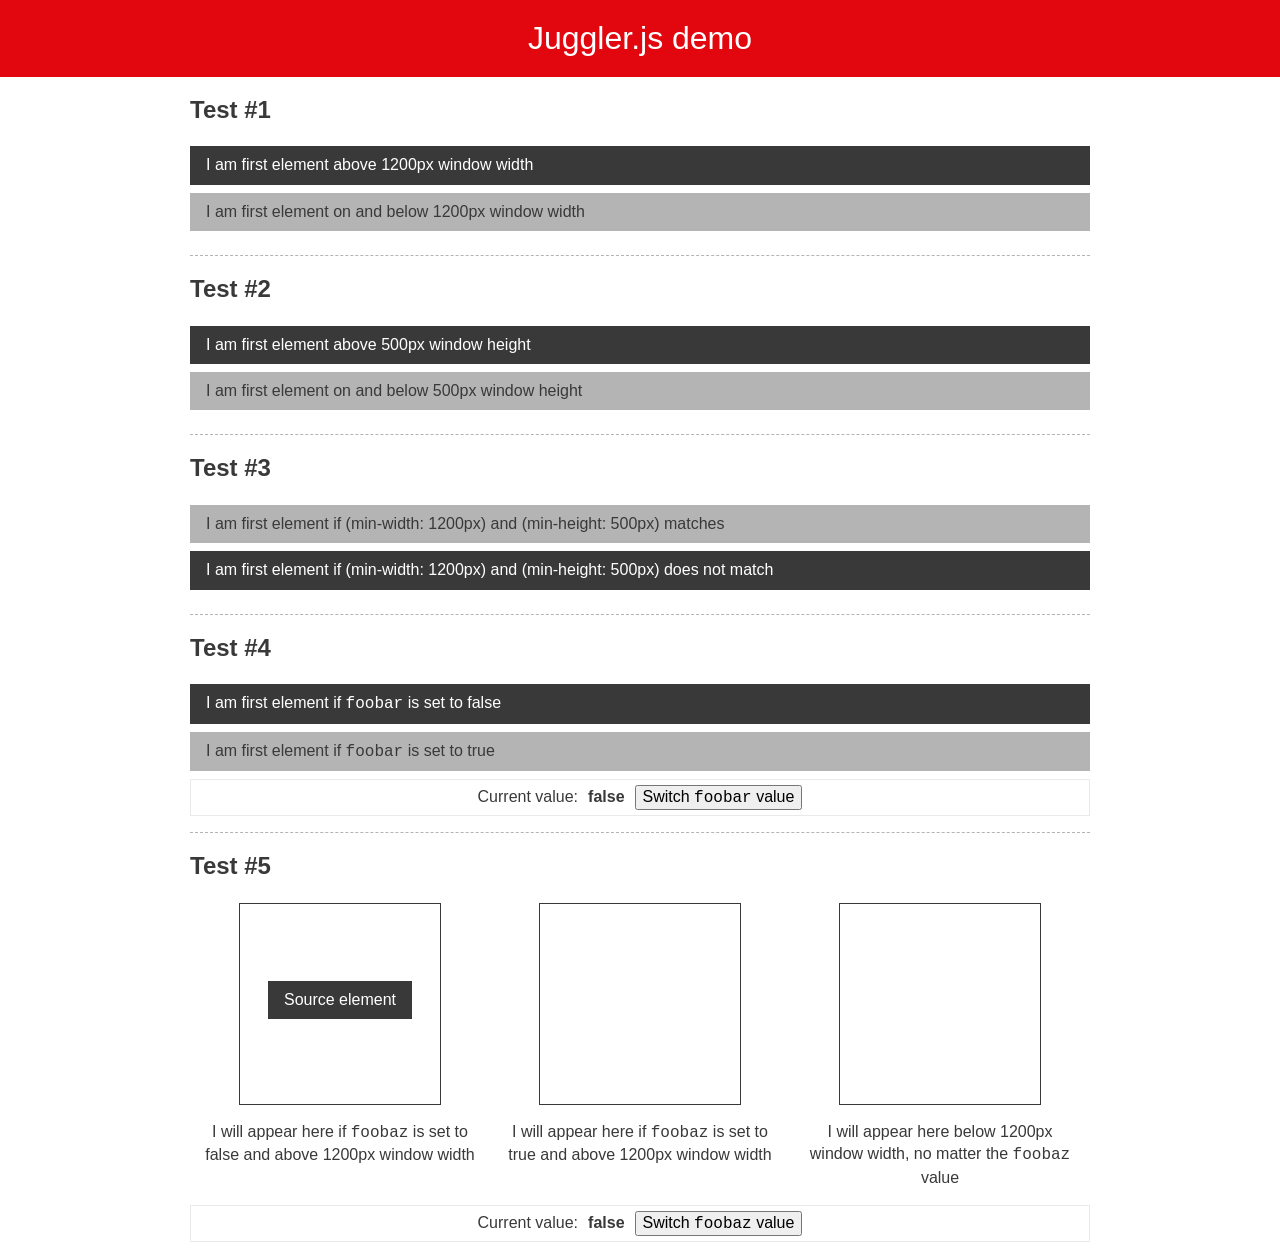
<file: libs/juggler/demo/index.html>
<!doctype html>
<html class="no-js" lang="en">
    <head>
        <meta charset="utf-8">
        <meta http-equiv="x-ua-compatible" content="ie=edge">
        <title>Juggler.js demo</title>
        <meta name="description" content="">
        <meta name="viewport" content="width=device-width, initial-scale=1">
        <link rel="stylesheet" href="normalize.css">
        <link rel="stylesheet" href="main.css">
        <!--<script src="../dist/juggler.min.js"></script>-->
        <script src="../dist/juggler.js"></script>
        <script>
            document.addEventListener('DOMContentLoaded', function () {
                Juggler.init();

                // Test 4
                document.querySelector('[data-test4-toggler]').addEventListener('click', function (e) {
                    e.preventDefault();
                    var flag = !Juggler.getFlag('foobar');
                    Juggler.setFlag('foobar', flag);
                    document.querySelector('[data-test4-toggler-value]').innerText = flag ? 'true' : 'false';
                });

                // Test 5
                document.querySelector('[data-test5-toggler]').addEventListener('click', function (e) {
                    e.preventDefault();
                    var flag = !Juggler.getFlag('foobaz');
                    Juggler.setFlag('foobaz', flag);
                    document.querySelector('[data-test5-toggler-value]').innerText = flag ? 'true' : 'false';
                });
            });
        </script>
    </head>
    <body>
        <h1>Juggler.js demo</h1>

        <div class="container">
            <div class="test">
                <h2>Test #1</h2>
                <div class="test-element" data-juggler-source="test1">I am first element above 1200px window width</div>
                <div class="test-element test-element--alt">I am first element on and below 1200px window width</div>
                <div data-juggler-target="test1" data-juggler-media-query="(max-width: 1200px)"></div>
            </div>

            <div class="test">
                <h2>Test #2</h2>
                <div class="test-element" data-juggler-source="test2">I am first element above 500px window height</div>
                <div class="test-element test-element--alt">I am first element on and below 500px window height</div>
                <div data-juggler-target="test2" data-juggler-media-query="(max-height: 500px)"></div>
            </div>

            <div class="test">
                <h2>Test #3</h2>
                <div class="test-element" data-juggler-source="test3">I am first element if (min-width: 1200px) and (min-height: 500px) does not match</div>
                <div class="test-element test-element--alt">I am first element if (min-width: 1200px) and (min-height: 500px) matches</div>
                <div data-juggler-target="test3" data-juggler-media-query="(min-width: 1200px) and (min-height: 500px)"></div>
            </div>

            <div class="test">
                <h2>Test #4</h2>
                <div class="test-element" data-juggler-source="test4">I am first element if <code>foobar</code> is set to false</div>
                <div class="test-element test-element--alt">I am first element if <code>foobar</code> is set to true</div>
                <div data-juggler-target="test4" data-juggler-flag="foobar"></div>
                <div class="test-element-toggler">
                    <span>Current value: </span>
                    <strong data-test4-toggler-value>false</strong>
                    <button data-test4-toggler>Switch <code>foobar</code> value</button>
                </div>
            </div>

            <div class="test">
                <h2>Test #5</h2>
                <div class="test-boxes">
                    <div class="test-box">
                        <div class="test-box__content">
                            <div class="test-element" data-juggler-source="test5">Source element</div>
                        </div>
                        <div class="test-box__caption">I will appear here if <code>foobaz</code> is set to false and above 1200px window width</div>
                    </div>
                    <div class="test-box">
                        <div class="test-box__content">
                            <div data-juggler-target="test5" data-juggler-flag="foobaz"></div>
                        </div>
                        <div class="test-box__caption">I will appear here if <code>foobaz</code> is set to true and above 1200px window width</div>
                    </div>
                    <div class="test-box">
                        <div class="test-box__content">
                            <div data-juggler-target="test5" data-juggler-media-query="(max-width: 1200px)"></div>
                        </div>
                        <div class="test-box__caption">I will appear here below 1200px window width, no matter the <code>foobaz</code> value</div>
                    </div>
                </div>

                <div class="test-element-toggler">
                    <span>Current value: </span>
                    <strong data-test5-toggler-value>false</strong>
                    <button data-test5-toggler>Switch <code>foobaz</code> value</button>
                </div>
            </div>
        </div>
    </body>
</html>
</file>
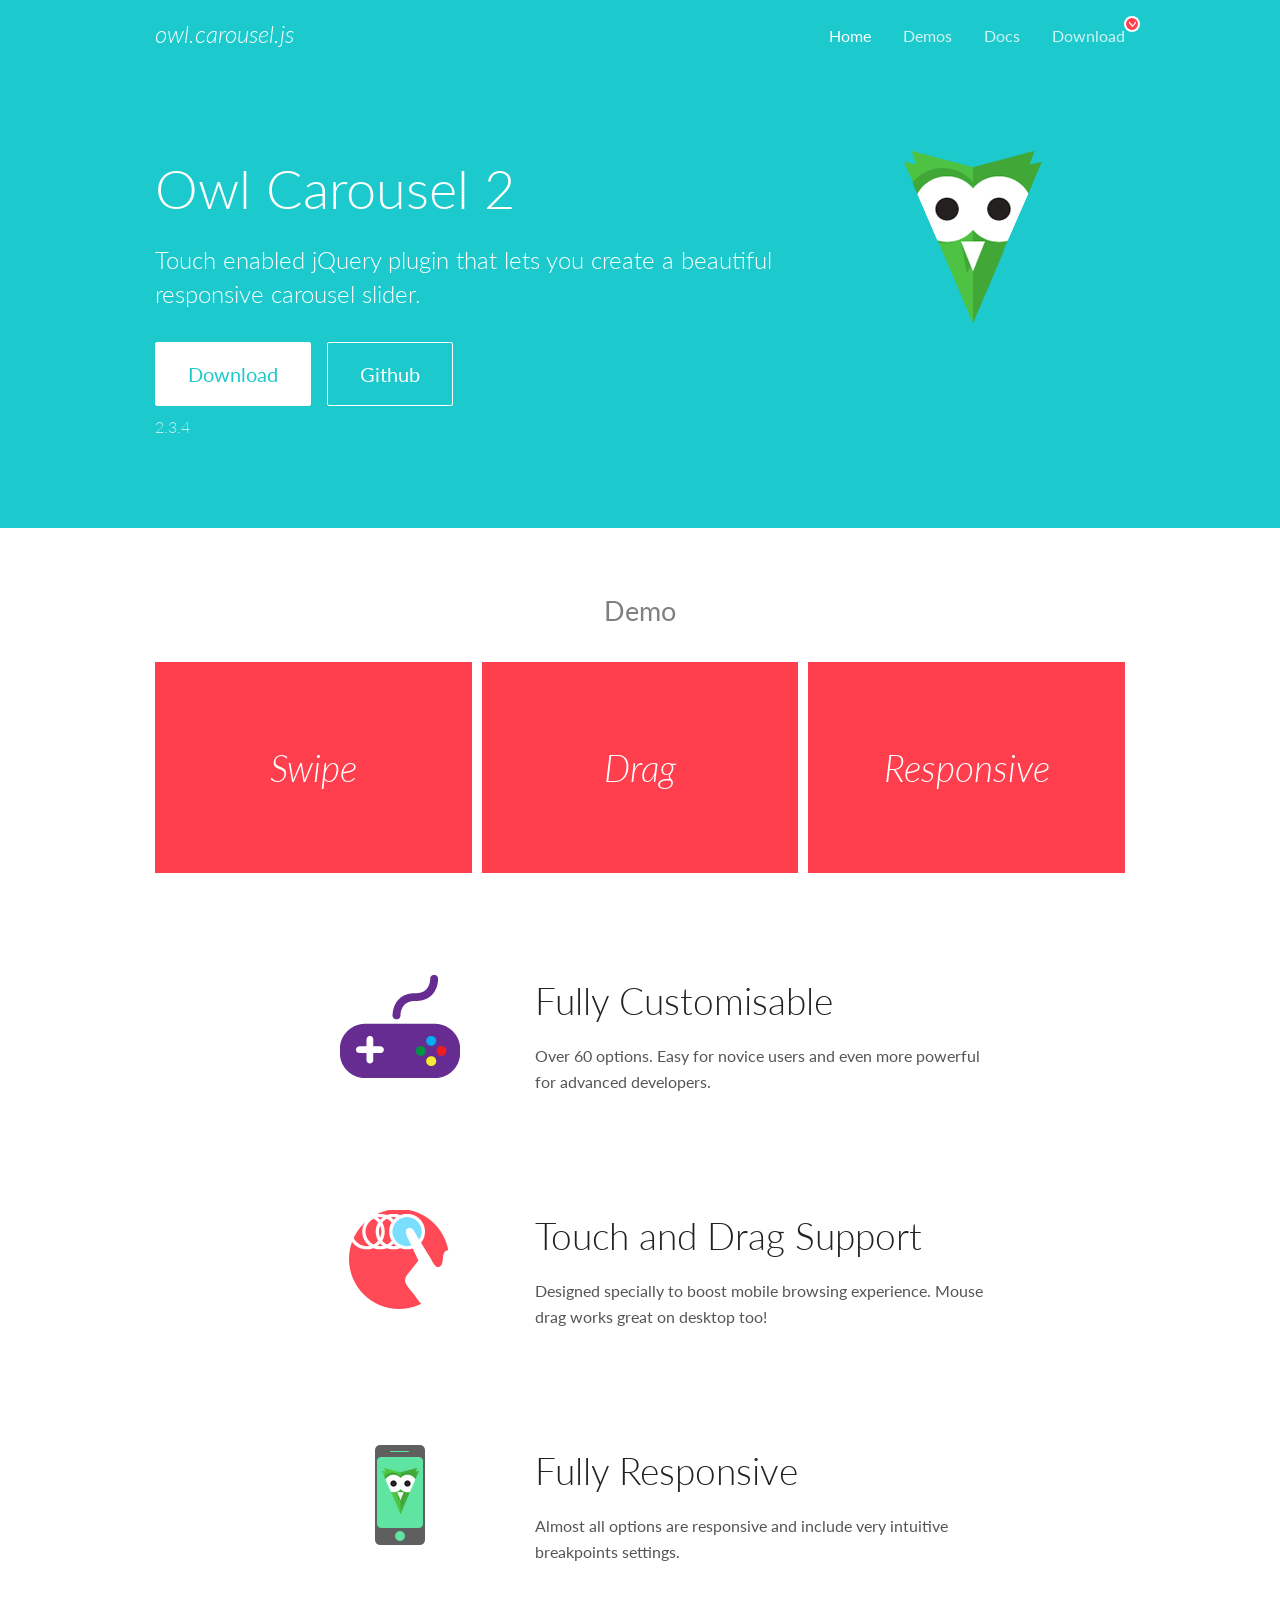
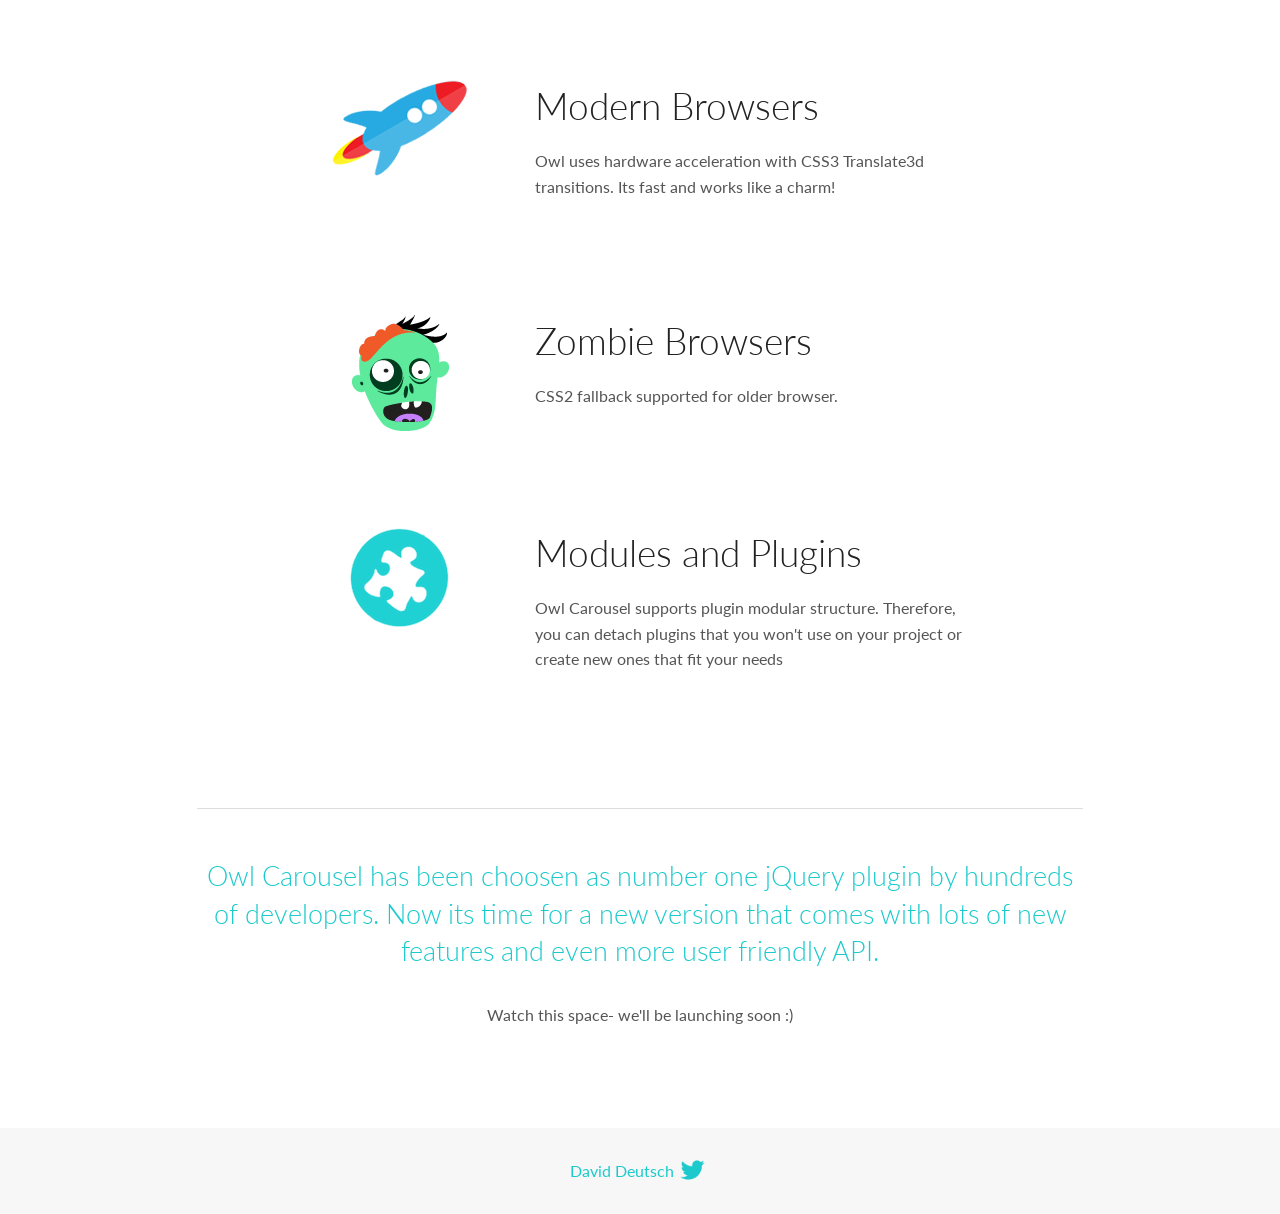
<file: libs/OwlCarousel/docs/index.html>
<!DOCTYPE html>
<html lang="en">
  <head>

    <!-- head -->
    <meta charset="utf-8">
    <meta name="msapplication-tap-highlight" content="no" />
    <meta name="viewport" content="width=device-width, initial-scale=1.0" />
    <meta name="description" content="Touch enabled jQuery plugin that lets you create beautiful responsive carousel slider.">
    <meta name="author" content="David Deutsch">
    <title>
      Home | Owl Carousel | 2.3.4
    </title>

    <!-- Stylesheets -->
    <link href='https://fonts.googleapis.com/css?family=Lato:300,400,700,400italic,300italic' rel='stylesheet' type='text/css'>
    <link rel="stylesheet" href="assets/css/docs.theme.min.css">

    <!-- Owl Stylesheets -->
    <link rel="stylesheet" href="assets/owlcarousel/assets/owl.carousel.min.css">
    <link rel="stylesheet" href="assets/owlcarousel/assets/owl.theme.default.min.css">

    <!-- HTML5 shim and Respond.js IE8 support of HTML5 elements and media queries -->

    <!--[if lt IE 9]>
      <script src="https://oss.maxcdn.com/libs/html5shiv/3.7.0/html5shiv.js"></script>
      <script src="https://oss.maxcdn.com/libs/respond.js/1.3.0/respond.min.js"></script>
    <![endif]-->

    <!-- Favicons -->
    <link rel="apple-touch-icon-precomposed" sizes="144x144" href="assets/ico/apple-touch-icon-144-precomposed.png">
    <link rel="shortcut icon" href="assets/ico/favicon.png">
    <link rel="shortcut icon" href="favicon.ico">

    <!-- Yeah i know js should not be in header. Its required for demos.-->

    <!-- javascript -->
    <script src="assets/vendors/jquery.min.js"></script>
    <script src="assets/owlcarousel/owl.carousel.js"></script>
  </head>
  <body>

    <!-- header -->
    <header class="header">
      <div class="row">
        <div class="large-12 columns">
          <div class="brand left">
            <h3>
              <a href="/OwlCarousel2/">owl.carousel.js</a> 
            </h3>
          </div>
          <a id="toggle-nav" class="right">
            <span></span> <span></span> <span></span> 
          </a> 
          <div class="nav-bar">
            <ul class="clearfix">
              <li class="active">
                <a href="/OwlCarousel2/index.html">Home</a> 
              </li>
              <li> <a href="/OwlCarousel2/demos/demos.html">Demos</a>  </li>
              <li> <a href="/OwlCarousel2/docs/started-welcome.html">Docs</a>  </li>
              <li>
                <a href="https://github.com/OwlCarousel2/OwlCarousel2/archive/2.3.4.zip">Download</a> 
                <span class="download"></span> 
              </li>
            </ul>
          </div>
        </div>
      </div>
    </header>

    <!-- home panel -->
    <section id="hero">
      <div class="row">
        <div class="large-8 medium-8 columns">
          <h1>Owl Carousel 2</h1>
          <h4>Touch enabled jQuery plugin that lets you create a beautiful responsive carousel slider.</h4>
          <a href="https://github.com/OwlCarousel2/OwlCarousel2/archive/2.3.4.zip" class="hero-button">Download</a> 
          <a href="https://github.com/OwlCarousel2/OwlCarousel2" class="hero-button outline">Github</a> 
          <p>2.3.4</p>
        </div>
        <div class="large-4 medium-4 columns">
          <img class="owl-logo" src="assets/img/owl-logo.png" alt="mr. Owl">
        </div>
      </div>
    </section>

    <!-- body -->
    <div class="home-demo">
      <div class="row">
        <div class="large-12 columns">
          <h3>Demo</h3>
          <div class="owl-carousel">
            <div class="item">
              <h2>Swipe</h2>
            </div>
            <div class="item">
              <h2>Drag</h2>
            </div>
            <div class="item">
              <h2>Responsive</h2>
            </div>
            <div class="item">
              <h2>CSS3</h2>
            </div>
            <div class="item">
              <h2>Fast</h2>
            </div>
            <div class="item">
              <h2>Easy</h2>
            </div>
            <div class="item">
              <h2>Free</h2>
            </div>
            <div class="item">
              <h2>Upgradable</h2>
            </div>
            <div class="item">
              <h2>Tons of options</h2>
            </div>
            <div class="item">
              <h2>Infinity</h2>
            </div>
            <div class="item">
              <h2>Auto Width</h2>
            </div>
          </div>
        </div>
      </div>
    </div>
    <script>
      var owl = $('.owl-carousel');
      owl.owlCarousel({
        margin: 10,
        loop: true,
        responsive: {
          0: {
            items: 1
          },
          600: {
            items: 2
          },
          1000: {
            items: 3
          }
        }
      })
    </script>

    <!-- features -->
    <div id="features">
      <div class="row">
        <div class="small-12 medium-9 small-centered columns">
          <section class="row feature">
            <div class="medium-4 small-12 columns">
              <img src="assets/img/feature-options.png" alt="">
            </div>
            <div class="medium-8 small-12 columns">
              <h2>Fully Customisable</h2>
              <p>Over 60 options. Easy for novice users and even more powerful for advanced developers.</p>
            </div>
          </section>
          <section class="row feature">
            <div class="medium-4 small-12 columns">
              <img src="assets/img/feature-drag.png" alt="">
            </div>
            <div class="medium-8 small-12 columns">
              <h2>Touch and Drag Support</h2>
              <p>Designed specially to boost mobile browsing experience. Mouse drag works great on desktop too!</p>
            </div>
          </section>
          <section class="row feature">
            <div class="medium-4 small-12 columns">
              <img src="assets/img/feature-responsive.png" alt="">
            </div>
            <div class="medium-8 small-12 columns">
              <h2>Fully Responsive</h2>
              <p>Almost all options are responsive and include very intuitive breakpoints settings.</p>
            </div>
          </section>
          <section class="row feature">
            <div class="medium-4 small-12 columns">
              <img src="assets/img/feature-modern.png" alt="">
            </div>
            <div class="medium-8 small-12 columns">
              <h2>Modern Browsers</h2>
              <p>Owl uses hardware acceleration with CSS3 Translate3d transitions. Its fast and works like a charm! </p>
            </div>
          </section>
          <section class="row feature">
            <div class="medium-4 small-12 columns">
              <img src="assets/img/feature-zombie.png" alt="">
            </div>
            <div class="medium-8 small-12 columns">
              <h2>Zombie Browsers</h2>
              <p>CSS2 fallback supported for older browser.</p>
            </div>
          </section>
          <section class="row feature">
            <div class="medium-4 small-12 columns">
              <img src="assets/img/feature-module.png" alt="">
            </div>
            <div class="medium-8 small-12 columns">
              <h2>Modules and Plugins</h2>
              <p>Owl Carousel supports plugin modular structure. Therefore, you can detach plugins that you won&#x27;t use on your project or create new ones that fit your needs</p>
            </div>
          </section>
        </div>
      </div>
    </div>

    <!-- footer -->
    <section id="teaser-text">
      <div class="row">
        <div class="small-12 medium-11 small-centered columns">
          <hr>
          <h3 id="owl-carousel-has-been-choosen-as-number-one-jquery-plugin-by-hundreds-of-developers-now-its-time-for-a-new-version-that-comes-with-lots-of-new-features-and-even-more-user-friendly-api-">Owl Carousel has been choosen as number one jQuery plugin by hundreds of developers. Now its time for a new version that comes with lots of new features and even more user friendly API.</h3>
          <p>Watch this space- we&#39;ll be launching soon :)</p>
        </div>
      </div>
    </section>

    <!-- footer -->
    <footer class="footer">
      <div class="row">
        <div class="large-12 columns">
          <h5>
            <a href="/OwlCarousel2/docs/support-contact.html">David Deutsch</a> 
            <a id="custom-tweet-button" href="https://twitter.com/share?url=https://github.com/OwlCarousel2/OwlCarousel2&text=Owl Carousel - This is so awesome! " target="_blank"></a> 
          </h5>
        </div>
      </div>
    </footer>

    <!-- vendors -->
    <script src="assets/vendors/highlight.js"></script>
    <script src="assets/js/app.js"></script>
  </body>
</html>
</file>
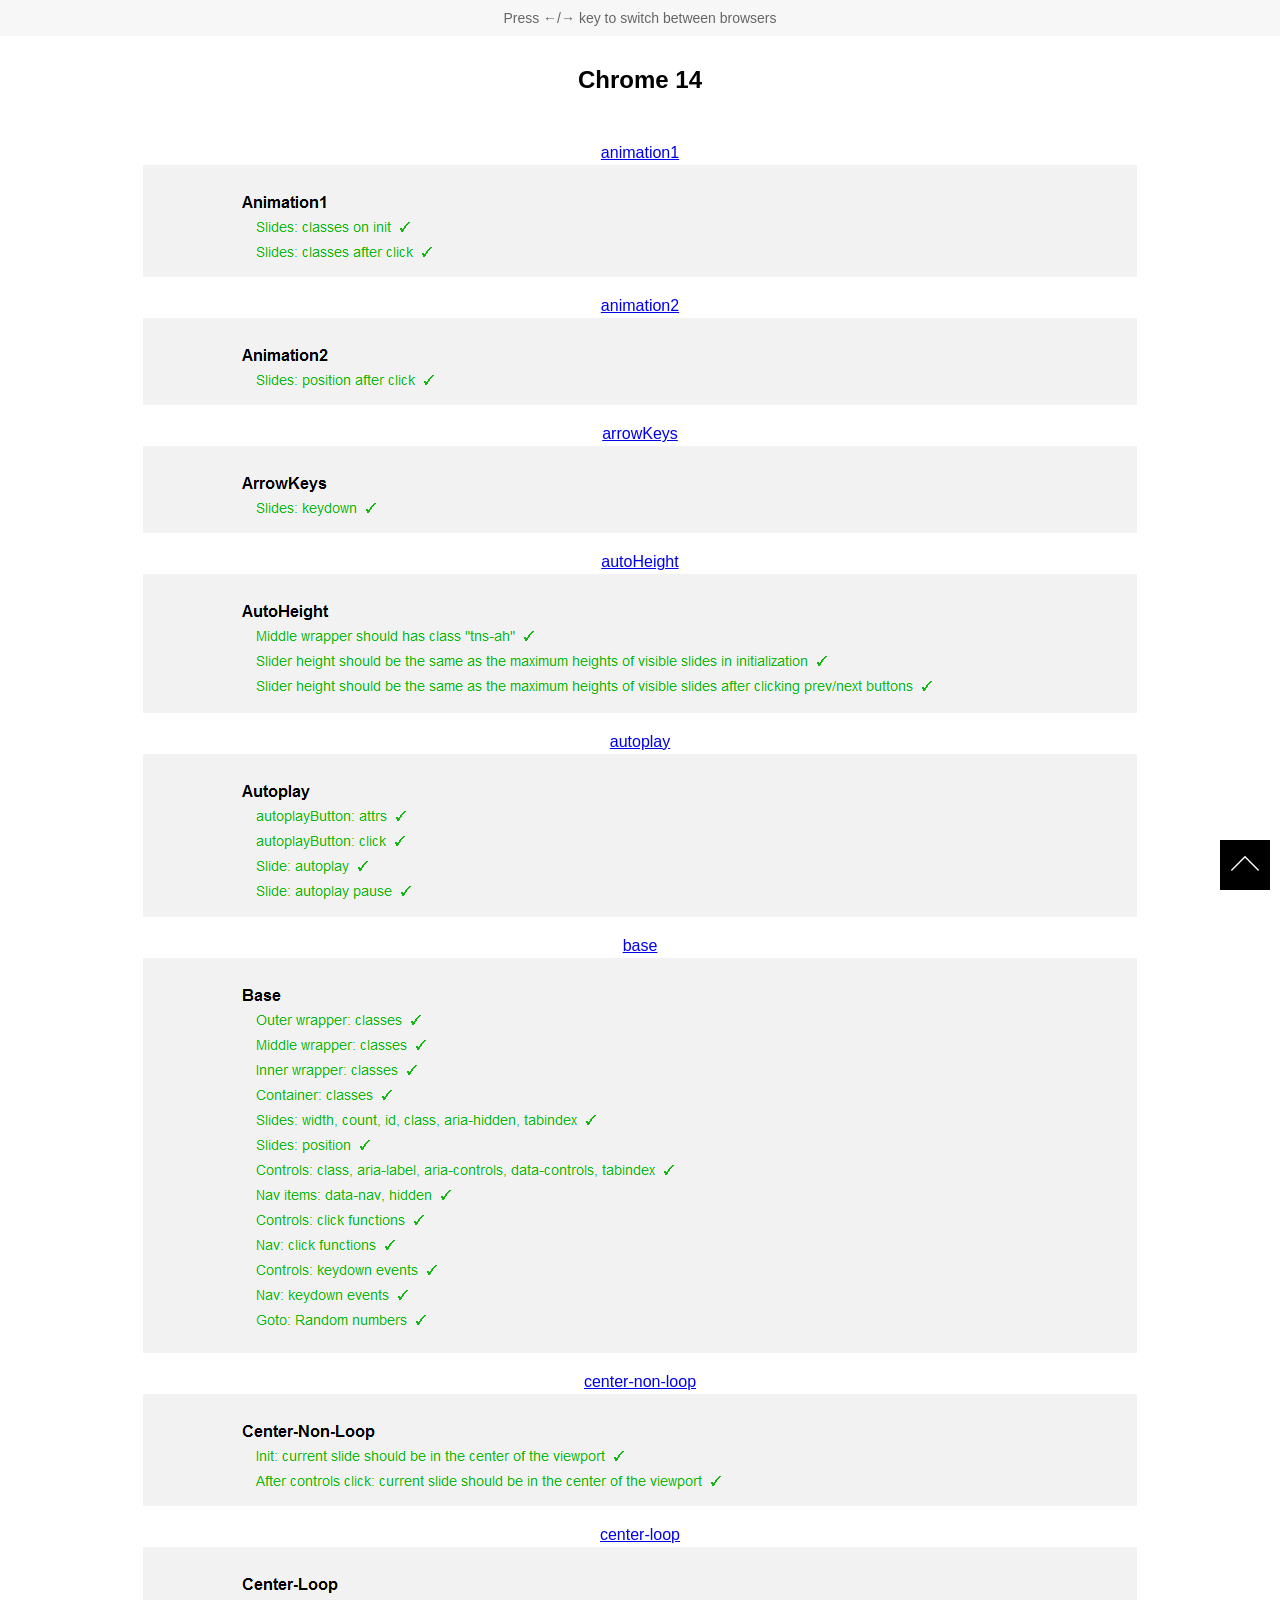
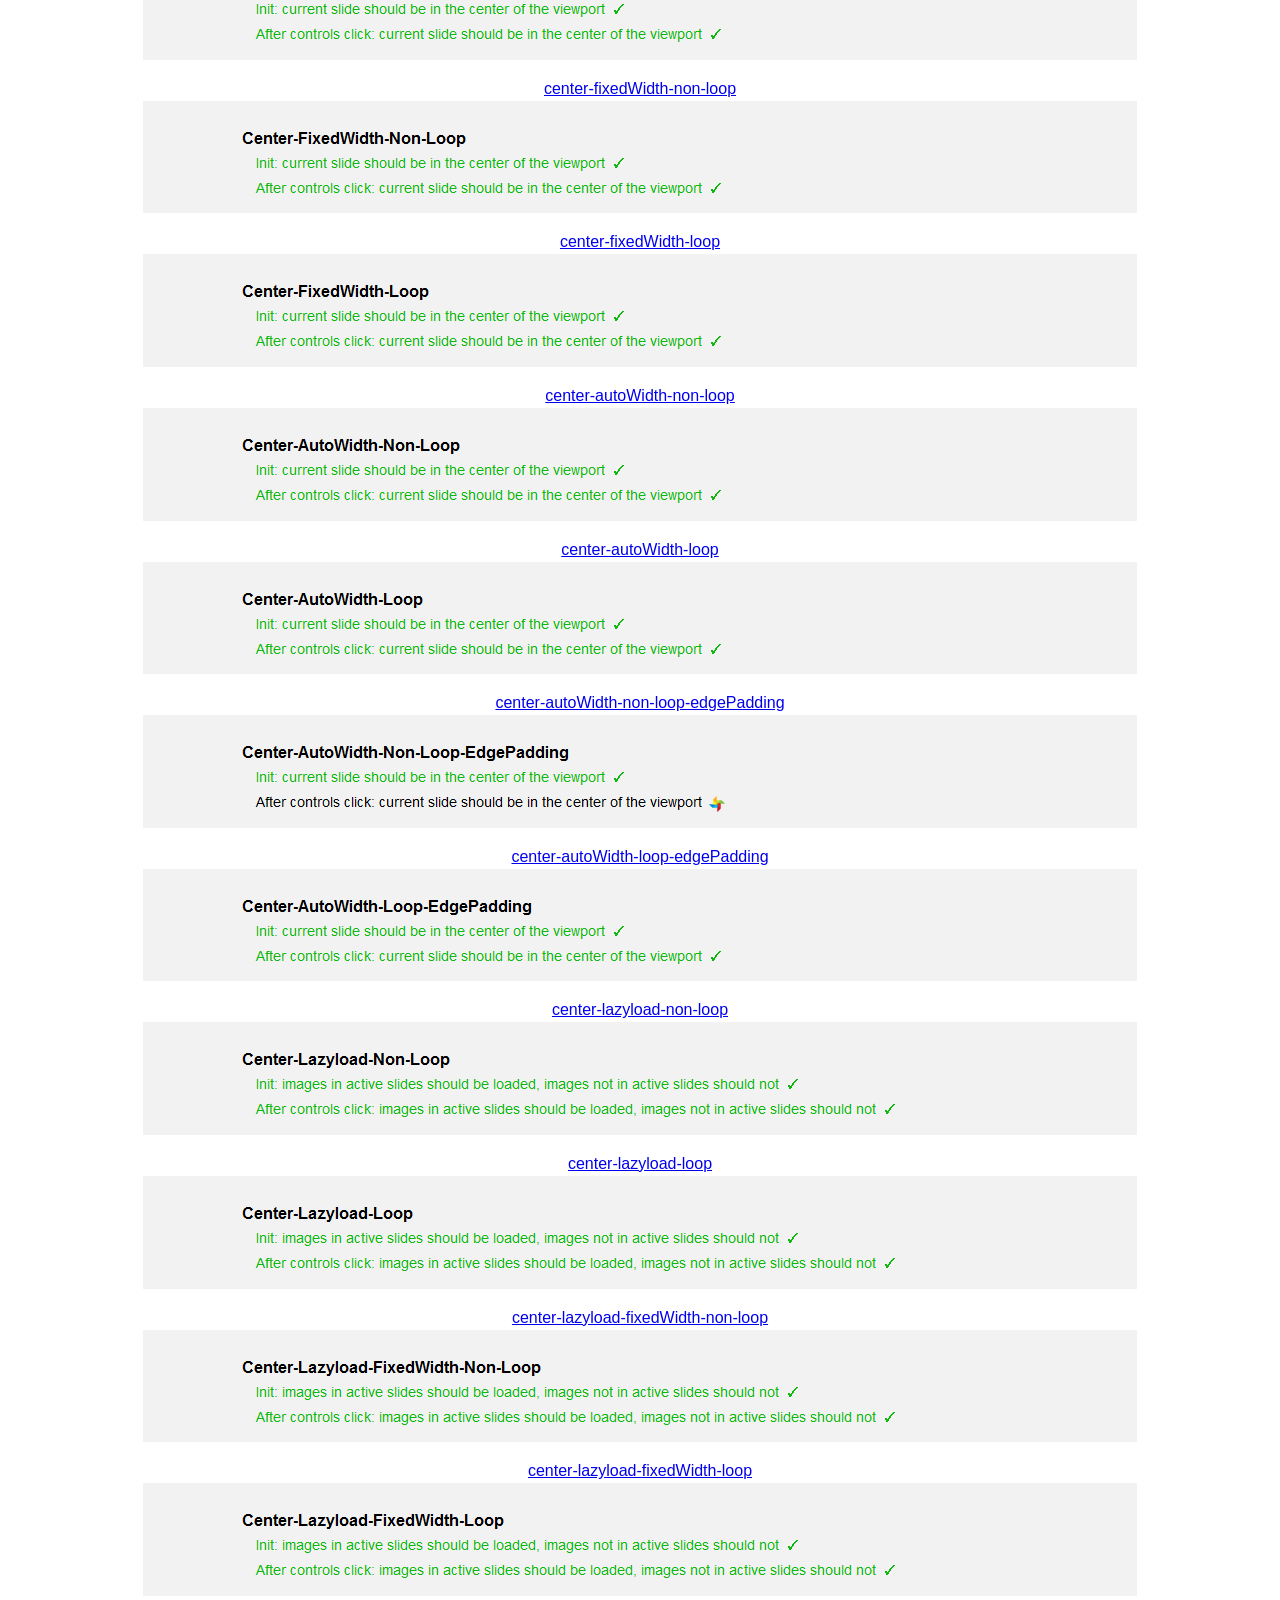
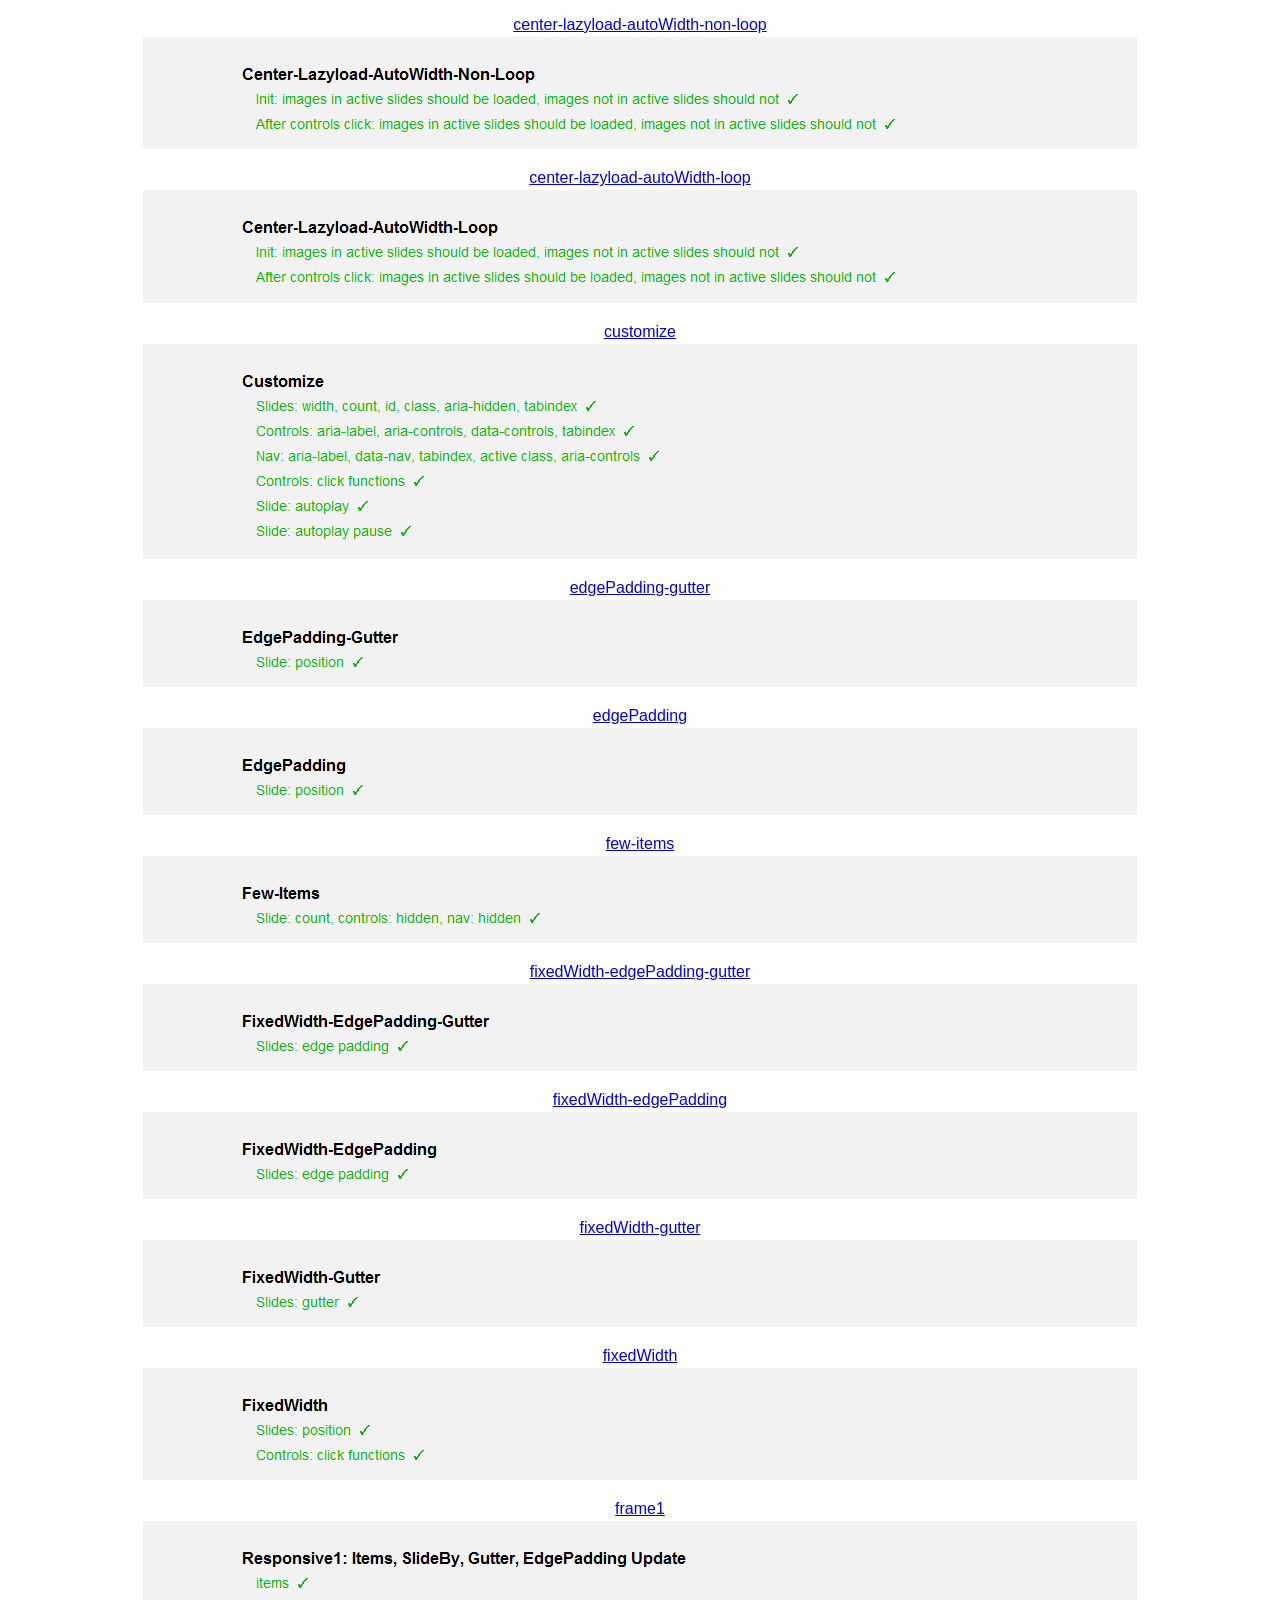
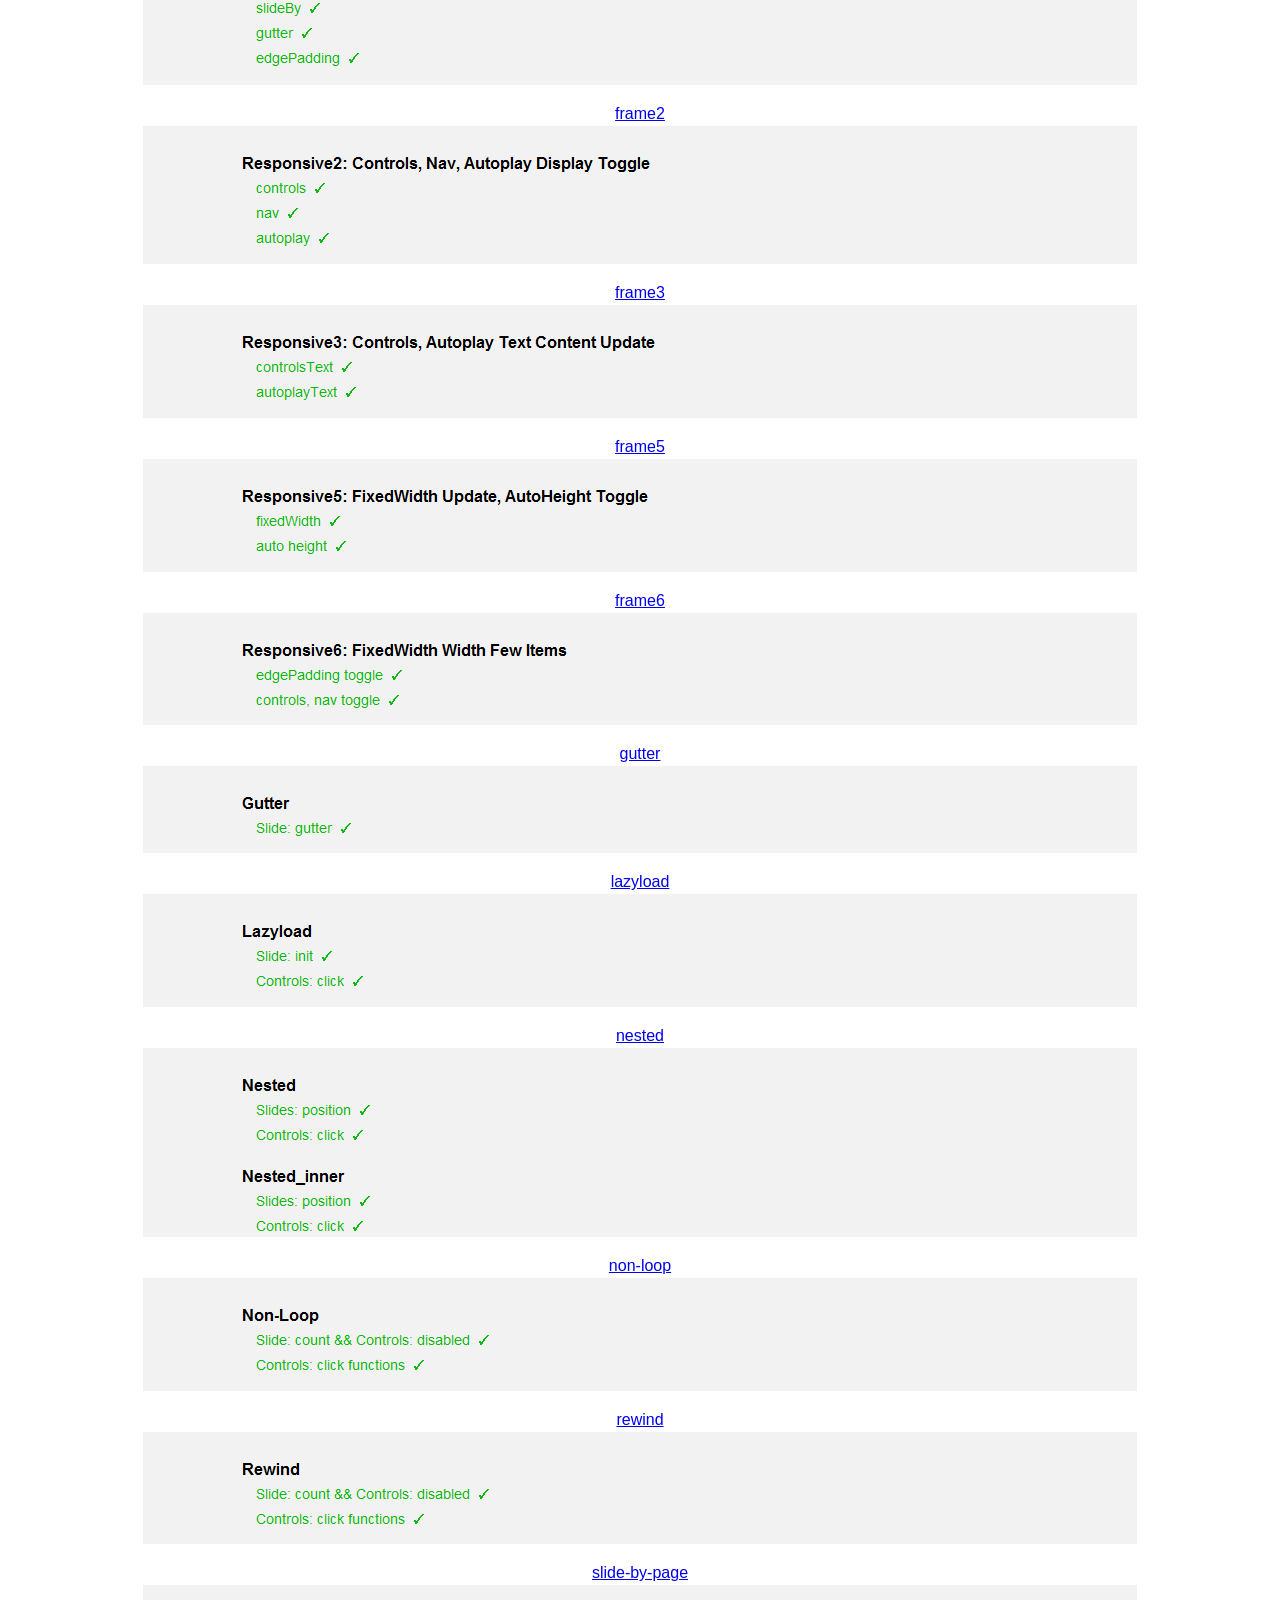
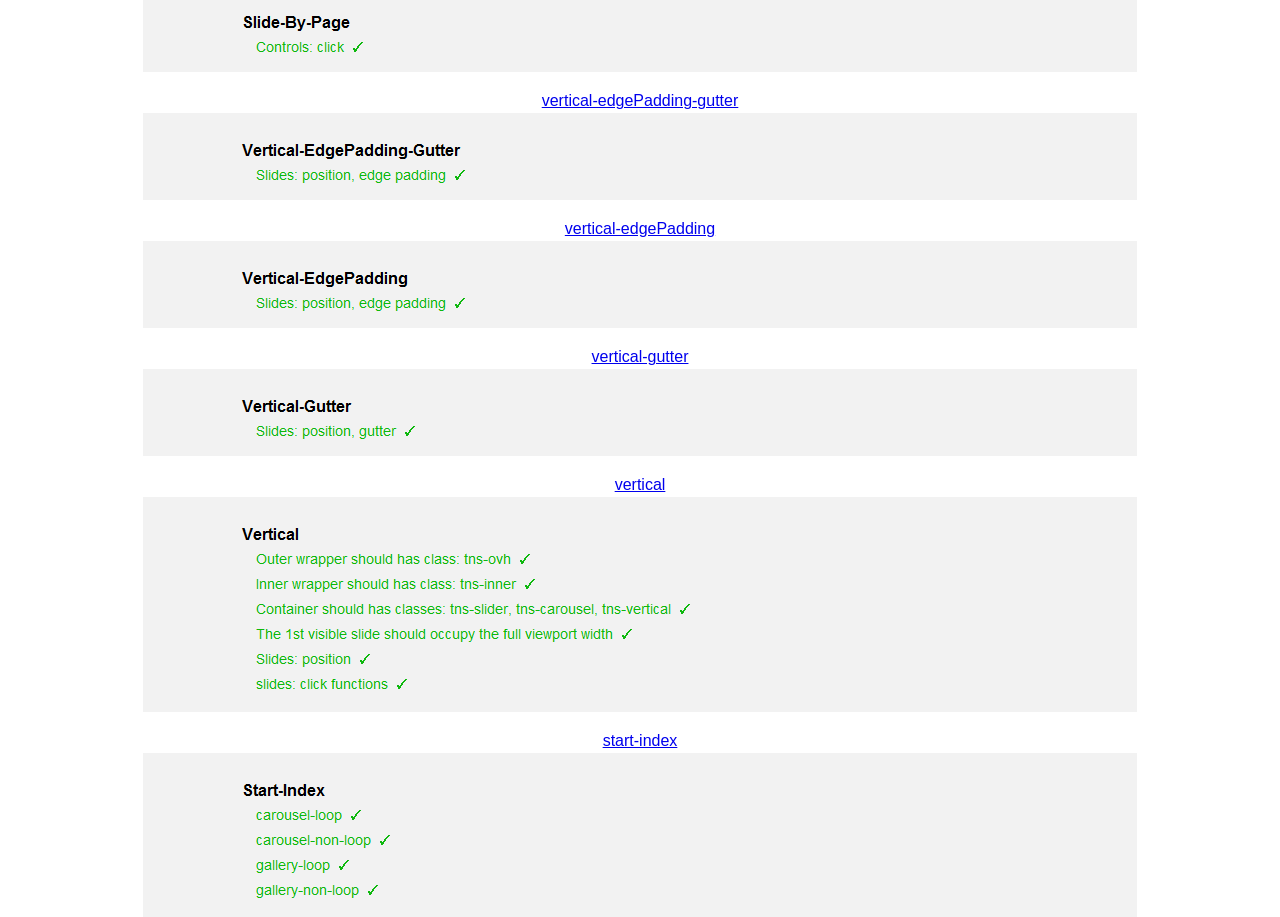
<file: libs/tiny-slider/test/index.html>
<!DOCTYPE html>
<html lang="en">
  <head>
    <meta charset="UTF-8">
    <title>
      Screenshots
    </title>
    <style>
    body {
      margin: 0;
      font-family: -apple-system, BlinkMacSystemFont, “Segoe UI”, Roboto, Helvetica, Arial, sans-serif;
      text-align: center;
    }
    ul {
      margin: 0;
      padding: 0;
    }
    li {
      list-style: none;
    }
    li span {
      display: block;
      margin: 20px 0 3px;
    }
    img {
      max-width: 100%;
      height: auto;
      border: 0;
    }
    h2 {
      padding: 10px 0;
      position: sticky;
      top: 0;
      background: #fff;
      background: hsla(0, 0%, 100%, 0.85);
      text-transform: capitalize;
    }
    .tip {
      font-size: 14px;
      color: #666;
      padding: 10px;
      background: #f7f7f7;
    }
    .screenshot { overflow: hidden; }
    .up {
      position: fixed;
      right: 0;
      bottom: 0;
      margin: 10px;
      padding: 10px;
      width: 50px;
      height: 50px;
      border: 0;
      background: #000;
      cursor: pointer;
    }
    .up:before,
    .up:after {
      content: '';
      position: absolute;
      left: 15px;
      right: 15px;
      top: 20px;
      width: 20px;
      height: 20px;
      transform: rotate(45deg);
      background: #fff;
    }
    .up:after {
      transform: translateY(2px) rotate(45deg);
      background: #000;
    }
    .loaded .browser { display: none; }
    :target { display: block !important; }
    </style>
  </head>
  <body>
    <div class="tip">
      Press ←/→ key to switch between browsers
    </div>
    <div class="browser0 browser" id="chrome">
      <h2>
        chrome 14
      </h2>
      <ul>
        <li class="screenshot" style="height: 9.600000000000001em">
          <a href="animation1.html" target="_blank"><span>animation1</span><img src="screenshot/chrome/animation1.png" alt="animation1"></a>
        </li>
        <li class="screenshot" style="height: 8em">
          <a href="animation2.html" target="_blank"><span>animation2</span><img src="screenshot/chrome/animation2.png" alt="animation2"></a>
        </li>
        <li class="screenshot" style="height: 8em">
          <a href="arrowKeys.html" target="_blank"><span>arrowKeys</span><img src="screenshot/chrome/arrowKeys.png" alt="arrowKeys"></a>
        </li>
        <li class="screenshot" style="height: 11.200000000000001em">
          <a href="autoHeight.html" target="_blank"><span>autoHeight</span><img src="screenshot/chrome/autoHeight.png" alt="autoHeight"></a>
        </li>
        <li class="screenshot" style="height: 12.8em">
          <a href="autoplay.html" target="_blank"><span>autoplay</span><img src="screenshot/chrome/autoplay.png" alt="autoplay"></a>
        </li>
        <li class="screenshot" style="height: 27.200000000000003em">
          <a href="base.html" target="_blank"><span>base</span><img src="screenshot/chrome/base.png" alt="base"></a>
        </li>
        <li class="screenshot" style="height: 9.600000000000001em">
          <a href="center-non-loop.html" target="_blank"><span>center-non-loop</span><img src="screenshot/chrome/center-non-loop.png" alt="center-non-loop"></a>
        </li>
        <li class="screenshot" style="height: 9.600000000000001em">
          <a href="center-loop.html" target="_blank"><span>center-loop</span><img src="screenshot/chrome/center-loop.png" alt="center-loop"></a>
        </li>
        <li class="screenshot" style="height: 9.600000000000001em">
          <a href="center-fixedWidth-non-loop.html" target="_blank"><span>center-fixedWidth-non-loop</span><img src="screenshot/chrome/center-fixedWidth-non-loop.png" alt="center-fixedWidth-non-loop"></a>
        </li>
        <li class="screenshot" style="height: 9.600000000000001em">
          <a href="center-fixedWidth-loop.html" target="_blank"><span>center-fixedWidth-loop</span><img src="screenshot/chrome/center-fixedWidth-loop.png" alt="center-fixedWidth-loop"></a>
        </li>
        <li class="screenshot" style="height: 9.600000000000001em">
          <a href="center-autoWidth-non-loop.html" target="_blank"><span>center-autoWidth-non-loop</span><img src="screenshot/chrome/center-autoWidth-non-loop.png" alt="center-autoWidth-non-loop"></a>
        </li>
        <li class="screenshot" style="height: 9.600000000000001em">
          <a href="center-autoWidth-loop.html" target="_blank"><span>center-autoWidth-loop</span><img src="screenshot/chrome/center-autoWidth-loop.png" alt="center-autoWidth-loop"></a>
        </li>
        <li class="screenshot" style="height: 9.600000000000001em">
          <a href="center-autoWidth-non-loop-edgePadding.html" target="_blank"><span>center-autoWidth-non-loop-edgePadding</span><img src="screenshot/chrome/center-autoWidth-non-loop-edgePadding.png" alt="center-autoWidth-non-loop-edgePadding"></a>
        </li>
        <li class="screenshot" style="height: 9.600000000000001em">
          <a href="center-autoWidth-loop-edgePadding.html" target="_blank"><span>center-autoWidth-loop-edgePadding</span><img src="screenshot/chrome/center-autoWidth-loop-edgePadding.png" alt="center-autoWidth-loop-edgePadding"></a>
        </li>
        <li class="screenshot" style="height: 9.600000000000001em">
          <a href="center-lazyload-non-loop.html" target="_blank"><span>center-lazyload-non-loop</span><img src="screenshot/chrome/center-lazyload-non-loop.png" alt="center-lazyload-non-loop"></a>
        </li>
        <li class="screenshot" style="height: 9.600000000000001em">
          <a href="center-lazyload-loop.html" target="_blank"><span>center-lazyload-loop</span><img src="screenshot/chrome/center-lazyload-loop.png" alt="center-lazyload-loop"></a>
        </li>
        <li class="screenshot" style="height: 9.600000000000001em">
          <a href="center-lazyload-fixedWidth-non-loop.html" target="_blank"><span>center-lazyload-fixedWidth-non-loop</span><img src="screenshot/chrome/center-lazyload-fixedWidth-non-loop.png" alt="center-lazyload-fixedWidth-non-loop"></a>
        </li>
        <li class="screenshot" style="height: 9.600000000000001em">
          <a href="center-lazyload-fixedWidth-loop.html" target="_blank"><span>center-lazyload-fixedWidth-loop</span><img src="screenshot/chrome/center-lazyload-fixedWidth-loop.png" alt="center-lazyload-fixedWidth-loop"></a>
        </li>
        <li class="screenshot" style="height: 9.600000000000001em">
          <a href="center-lazyload-autoWidth-non-loop.html" target="_blank"><span>center-lazyload-autoWidth-non-loop</span><img src="screenshot/chrome/center-lazyload-autoWidth-non-loop.png" alt="center-lazyload-autoWidth-non-loop"></a>
        </li>
        <li class="screenshot" style="height: 9.600000000000001em">
          <a href="center-lazyload-autoWidth-loop.html" target="_blank"><span>center-lazyload-autoWidth-loop</span><img src="screenshot/chrome/center-lazyload-autoWidth-loop.png" alt="center-lazyload-autoWidth-loop"></a>
        </li>
        <li class="screenshot" style="height: 16em">
          <a href="customize.html" target="_blank"><span>customize</span><img src="screenshot/chrome/customize.png" alt="customize"></a>
        </li>
        <li class="screenshot" style="height: 8em">
          <a href="edgePadding-gutter.html" target="_blank"><span>edgePadding-gutter</span><img src="screenshot/chrome/edgePadding-gutter.png" alt="edgePadding-gutter"></a>
        </li>
        <li class="screenshot" style="height: 8em">
          <a href="edgePadding.html" target="_blank"><span>edgePadding</span><img src="screenshot/chrome/edgePadding.png" alt="edgePadding"></a>
        </li>
        <li class="screenshot" style="height: 8em">
          <a href="few-items.html" target="_blank"><span>few-items</span><img src="screenshot/chrome/few-items.png" alt="few-items"></a>
        </li>
        <li class="screenshot" style="height: 8em">
          <a href="fixedWidth-edgePadding-gutter.html" target="_blank"><span>fixedWidth-edgePadding-gutter</span><img src="screenshot/chrome/fixedWidth-edgePadding-gutter.png" alt="fixedWidth-edgePadding-gutter"></a>
        </li>
        <li class="screenshot" style="height: 8em">
          <a href="fixedWidth-edgePadding.html" target="_blank"><span>fixedWidth-edgePadding</span><img src="screenshot/chrome/fixedWidth-edgePadding.png" alt="fixedWidth-edgePadding"></a>
        </li>
        <li class="screenshot" style="height: 8em">
          <a href="fixedWidth-gutter.html" target="_blank"><span>fixedWidth-gutter</span><img src="screenshot/chrome/fixedWidth-gutter.png" alt="fixedWidth-gutter"></a>
        </li>
        <li class="screenshot" style="height: 9.600000000000001em">
          <a href="fixedWidth.html" target="_blank"><span>fixedWidth</span><img src="screenshot/chrome/fixedWidth.png" alt="fixedWidth"></a>
        </li>
        <li class="screenshot" style="height: 12.8em">
          <a href="frame1.html" target="_blank"><span>frame1</span><img src="screenshot/chrome/frame1.png" alt="frame1"></a>
        </li>
        <li class="screenshot" style="height: 11.200000000000001em">
          <a href="frame2.html" target="_blank"><span>frame2</span><img src="screenshot/chrome/frame2.png" alt="frame2"></a>
        </li>
        <li class="screenshot" style="height: 9.600000000000001em">
          <a href="frame3.html" target="_blank"><span>frame3</span><img src="screenshot/chrome/frame3.png" alt="frame3"></a>
        </li>
        <li class="screenshot" style="height: 9.600000000000001em">
          <a href="frame5.html" target="_blank"><span>frame5</span><img src="screenshot/chrome/frame5.png" alt="frame5"></a>
        </li>
        <li class="screenshot" style="height: 9.600000000000001em">
          <a href="frame6.html" target="_blank"><span>frame6</span><img src="screenshot/chrome/frame6.png" alt="frame6"></a>
        </li>
        <li class="screenshot" style="height: 8em">
          <a href="gutter.html" target="_blank"><span>gutter</span><img src="screenshot/chrome/gutter.png" alt="gutter"></a>
        </li>
        <li class="screenshot" style="height: 9.600000000000001em">
          <a href="lazyload.html" target="_blank"><span>lazyload</span><img src="screenshot/chrome/lazyload.png" alt="lazyload"></a>
        </li>
        <li class="screenshot" style="height: 14.4em">
          <a href="nested.html" target="_blank"><span>nested</span><img src="screenshot/chrome/nested.png" alt="nested"></a>
        </li>
        <li class="screenshot" style="height: 9.600000000000001em">
          <a href="non-loop.html" target="_blank"><span>non-loop</span><img src="screenshot/chrome/non-loop.png" alt="non-loop"></a>
        </li>
        <li class="screenshot" style="height: 9.600000000000001em">
          <a href="rewind.html" target="_blank"><span>rewind</span><img src="screenshot/chrome/rewind.png" alt="rewind"></a>
        </li>
        <li class="screenshot" style="height: 8em">
          <a href="slide-by-page.html" target="_blank"><span>slide-by-page</span><img src="screenshot/chrome/slide-by-page.png" alt="slide-by-page"></a>
        </li>
        <li class="screenshot" style="height: 8em">
          <a href="vertical-edgePadding-gutter.html" target="_blank"><span>vertical-edgePadding-gutter</span><img src="screenshot/chrome/vertical-edgePadding-gutter.png" alt="vertical-edgePadding-gutter"></a>
        </li>
        <li class="screenshot" style="height: 8em">
          <a href="vertical-edgePadding.html" target="_blank"><span>vertical-edgePadding</span><img src="screenshot/chrome/vertical-edgePadding.png" alt="vertical-edgePadding"></a>
        </li>
        <li class="screenshot" style="height: 8em">
          <a href="vertical-gutter.html" target="_blank"><span>vertical-gutter</span><img src="screenshot/chrome/vertical-gutter.png" alt="vertical-gutter"></a>
        </li>
        <li class="screenshot" style="height: 16em">
          <a href="vertical.html" target="_blank"><span>vertical</span><img src="screenshot/chrome/vertical.png" alt="vertical"></a>
        </li>
        <li class="screenshot" style="height: 12.8em">
          <a href="start-index.html" target="_blank"><span>start-index</span><img src="screenshot/chrome/start-index.png" alt="start-index"></a>
        </li>
      </ul>
    </div>
    <div class="browser1 browser" id="firefox">
      <h2>
        firefox 12
      </h2>
      <ul>
        <li class="screenshot" style="height: 9.600000000000001em">
          <a href="animation1.html" target="_blank"><span>animation1</span><img src="screenshot/firefox/animation1.png" alt="animation1"></a>
        </li>
        <li class="screenshot" style="height: 8em">
          <a href="animation2.html" target="_blank"><span>animation2</span><img src="screenshot/firefox/animation2.png" alt="animation2"></a>
        </li>
        <li class="screenshot" style="height: 8em">
          <a href="arrowKeys.html" target="_blank"><span>arrowKeys</span><img src="screenshot/firefox/arrowKeys.png" alt="arrowKeys"></a>
        </li>
        <li class="screenshot" style="height: 11.200000000000001em">
          <a href="autoHeight.html" target="_blank"><span>autoHeight</span><img src="screenshot/firefox/autoHeight.png" alt="autoHeight"></a>
        </li>
        <li class="screenshot" style="height: 12.8em">
          <a href="autoplay.html" target="_blank"><span>autoplay</span><img src="screenshot/firefox/autoplay.png" alt="autoplay"></a>
        </li>
        <li class="screenshot" style="height: 27.200000000000003em">
          <a href="base.html" target="_blank"><span>base</span><img src="screenshot/firefox/base.png" alt="base"></a>
        </li>
        <li class="screenshot" style="height: 9.600000000000001em">
          <a href="center-non-loop.html" target="_blank"><span>center-non-loop</span><img src="screenshot/firefox/center-non-loop.png" alt="center-non-loop"></a>
        </li>
        <li class="screenshot" style="height: 9.600000000000001em">
          <a href="center-loop.html" target="_blank"><span>center-loop</span><img src="screenshot/firefox/center-loop.png" alt="center-loop"></a>
        </li>
        <li class="screenshot" style="height: 9.600000000000001em">
          <a href="center-fixedWidth-non-loop.html" target="_blank"><span>center-fixedWidth-non-loop</span><img src="screenshot/firefox/center-fixedWidth-non-loop.png" alt="center-fixedWidth-non-loop"></a>
        </li>
        <li class="screenshot" style="height: 9.600000000000001em">
          <a href="center-fixedWidth-loop.html" target="_blank"><span>center-fixedWidth-loop</span><img src="screenshot/firefox/center-fixedWidth-loop.png" alt="center-fixedWidth-loop"></a>
        </li>
        <li class="screenshot" style="height: 9.600000000000001em">
          <a href="center-autoWidth-non-loop.html" target="_blank"><span>center-autoWidth-non-loop</span><img src="screenshot/firefox/center-autoWidth-non-loop.png" alt="center-autoWidth-non-loop"></a>
        </li>
        <li class="screenshot" style="height: 9.600000000000001em">
          <a href="center-autoWidth-loop.html" target="_blank"><span>center-autoWidth-loop</span><img src="screenshot/firefox/center-autoWidth-loop.png" alt="center-autoWidth-loop"></a>
        </li>
        <li class="screenshot" style="height: 9.600000000000001em">
          <a href="center-autoWidth-non-loop-edgePadding.html" target="_blank"><span>center-autoWidth-non-loop-edgePadding</span><img src="screenshot/firefox/center-autoWidth-non-loop-edgePadding.png" alt="center-autoWidth-non-loop-edgePadding"></a>
        </li>
        <li class="screenshot" style="height: 9.600000000000001em">
          <a href="center-autoWidth-loop-edgePadding.html" target="_blank"><span>center-autoWidth-loop-edgePadding</span><img src="screenshot/firefox/center-autoWidth-loop-edgePadding.png" alt="center-autoWidth-loop-edgePadding"></a>
        </li>
        <li class="screenshot" style="height: 9.600000000000001em">
          <a href="center-lazyload-non-loop.html" target="_blank"><span>center-lazyload-non-loop</span><img src="screenshot/firefox/center-lazyload-non-loop.png" alt="center-lazyload-non-loop"></a>
        </li>
        <li class="screenshot" style="height: 9.600000000000001em">
          <a href="center-lazyload-loop.html" target="_blank"><span>center-lazyload-loop</span><img src="screenshot/firefox/center-lazyload-loop.png" alt="center-lazyload-loop"></a>
        </li>
        <li class="screenshot" style="height: 9.600000000000001em">
          <a href="center-lazyload-fixedWidth-non-loop.html" target="_blank"><span>center-lazyload-fixedWidth-non-loop</span><img src="screenshot/firefox/center-lazyload-fixedWidth-non-loop.png" alt="center-lazyload-fixedWidth-non-loop"></a>
        </li>
        <li class="screenshot" style="height: 9.600000000000001em">
          <a href="center-lazyload-fixedWidth-loop.html" target="_blank"><span>center-lazyload-fixedWidth-loop</span><img src="screenshot/firefox/center-lazyload-fixedWidth-loop.png" alt="center-lazyload-fixedWidth-loop"></a>
        </li>
        <li class="screenshot" style="height: 9.600000000000001em">
          <a href="center-lazyload-autoWidth-non-loop.html" target="_blank"><span>center-lazyload-autoWidth-non-loop</span><img src="screenshot/firefox/center-lazyload-autoWidth-non-loop.png" alt="center-lazyload-autoWidth-non-loop"></a>
        </li>
        <li class="screenshot" style="height: 9.600000000000001em">
          <a href="center-lazyload-autoWidth-loop.html" target="_blank"><span>center-lazyload-autoWidth-loop</span><img src="screenshot/firefox/center-lazyload-autoWidth-loop.png" alt="center-lazyload-autoWidth-loop"></a>
        </li>
        <li class="screenshot" style="height: 16em">
          <a href="customize.html" target="_blank"><span>customize</span><img src="screenshot/firefox/customize.png" alt="customize"></a>
        </li>
        <li class="screenshot" style="height: 8em">
          <a href="edgePadding-gutter.html" target="_blank"><span>edgePadding-gutter</span><img src="screenshot/firefox/edgePadding-gutter.png" alt="edgePadding-gutter"></a>
        </li>
        <li class="screenshot" style="height: 8em">
          <a href="edgePadding.html" target="_blank"><span>edgePadding</span><img src="screenshot/firefox/edgePadding.png" alt="edgePadding"></a>
        </li>
        <li class="screenshot" style="height: 8em">
          <a href="few-items.html" target="_blank"><span>few-items</span><img src="screenshot/firefox/few-items.png" alt="few-items"></a>
        </li>
        <li class="screenshot" style="height: 8em">
          <a href="fixedWidth-edgePadding-gutter.html" target="_blank"><span>fixedWidth-edgePadding-gutter</span><img src="screenshot/firefox/fixedWidth-edgePadding-gutter.png" alt="fixedWidth-edgePadding-gutter"></a>
        </li>
        <li class="screenshot" style="height: 8em">
          <a href="fixedWidth-edgePadding.html" target="_blank"><span>fixedWidth-edgePadding</span><img src="screenshot/firefox/fixedWidth-edgePadding.png" alt="fixedWidth-edgePadding"></a>
        </li>
        <li class="screenshot" style="height: 8em">
          <a href="fixedWidth-gutter.html" target="_blank"><span>fixedWidth-gutter</span><img src="screenshot/firefox/fixedWidth-gutter.png" alt="fixedWidth-gutter"></a>
        </li>
        <li class="screenshot" style="height: 9.600000000000001em">
          <a href="fixedWidth.html" target="_blank"><span>fixedWidth</span><img src="screenshot/firefox/fixedWidth.png" alt="fixedWidth"></a>
        </li>
        <li class="screenshot" style="height: 12.8em">
          <a href="frame1.html" target="_blank"><span>frame1</span><img src="screenshot/firefox/frame1.png" alt="frame1"></a>
        </li>
        <li class="screenshot" style="height: 11.200000000000001em">
          <a href="frame2.html" target="_blank"><span>frame2</span><img src="screenshot/firefox/frame2.png" alt="frame2"></a>
        </li>
        <li class="screenshot" style="height: 9.600000000000001em">
          <a href="frame3.html" target="_blank"><span>frame3</span><img src="screenshot/firefox/frame3.png" alt="frame3"></a>
        </li>
        <li class="screenshot" style="height: 9.600000000000001em">
          <a href="frame5.html" target="_blank"><span>frame5</span><img src="screenshot/firefox/frame5.png" alt="frame5"></a>
        </li>
        <li class="screenshot" style="height: 9.600000000000001em">
          <a href="frame6.html" target="_blank"><span>frame6</span><img src="screenshot/firefox/frame6.png" alt="frame6"></a>
        </li>
        <li class="screenshot" style="height: 8em">
          <a href="gutter.html" target="_blank"><span>gutter</span><img src="screenshot/firefox/gutter.png" alt="gutter"></a>
        </li>
        <li class="screenshot" style="height: 9.600000000000001em">
          <a href="lazyload.html" target="_blank"><span>lazyload</span><img src="screenshot/firefox/lazyload.png" alt="lazyload"></a>
        </li>
        <li class="screenshot" style="height: 14.4em">
          <a href="nested.html" target="_blank"><span>nested</span><img src="screenshot/firefox/nested.png" alt="nested"></a>
        </li>
        <li class="screenshot" style="height: 9.600000000000001em">
          <a href="non-loop.html" target="_blank"><span>non-loop</span><img src="screenshot/firefox/non-loop.png" alt="non-loop"></a>
        </li>
        <li class="screenshot" style="height: 9.600000000000001em">
          <a href="rewind.html" target="_blank"><span>rewind</span><img src="screenshot/firefox/rewind.png" alt="rewind"></a>
        </li>
        <li class="screenshot" style="height: 8em">
          <a href="slide-by-page.html" target="_blank"><span>slide-by-page</span><img src="screenshot/firefox/slide-by-page.png" alt="slide-by-page"></a>
        </li>
        <li class="screenshot" style="height: 8em">
          <a href="vertical-edgePadding-gutter.html" target="_blank"><span>vertical-edgePadding-gutter</span><img src="screenshot/firefox/vertical-edgePadding-gutter.png" alt="vertical-edgePadding-gutter"></a>
        </li>
        <li class="screenshot" style="height: 8em">
          <a href="vertical-edgePadding.html" target="_blank"><span>vertical-edgePadding</span><img src="screenshot/firefox/vertical-edgePadding.png" alt="vertical-edgePadding"></a>
        </li>
        <li class="screenshot" style="height: 8em">
          <a href="vertical-gutter.html" target="_blank"><span>vertical-gutter</span><img src="screenshot/firefox/vertical-gutter.png" alt="vertical-gutter"></a>
        </li>
        <li class="screenshot" style="height: 16em">
          <a href="vertical.html" target="_blank"><span>vertical</span><img src="screenshot/firefox/vertical.png" alt="vertical"></a>
        </li>
        <li class="screenshot" style="height: 12.8em">
          <a href="start-index.html" target="_blank"><span>start-index</span><img src="screenshot/firefox/start-index.png" alt="start-index"></a>
        </li>
      </ul>
    </div>
    <div class="browser2 browser" id="ie">
      <h2>
        ie 9
      </h2>
      <ul>
        <li class="screenshot" style="height: 9.600000000000001em">
          <a href="animation1.html" target="_blank"><span>animation1</span><img src="screenshot/ie/animation1.png" alt="animation1"></a>
        </li>
        <li class="screenshot" style="height: 8em">
          <a href="animation2.html" target="_blank"><span>animation2</span><img src="screenshot/ie/animation2.png" alt="animation2"></a>
        </li>
        <li class="screenshot" style="height: 8em">
          <a href="arrowKeys.html" target="_blank"><span>arrowKeys</span><img src="screenshot/ie/arrowKeys.png" alt="arrowKeys"></a>
        </li>
        <li class="screenshot" style="height: 11.200000000000001em">
          <a href="autoHeight.html" target="_blank"><span>autoHeight</span><img src="screenshot/ie/autoHeight.png" alt="autoHeight"></a>
        </li>
        <li class="screenshot" style="height: 12.8em">
          <a href="autoplay.html" target="_blank"><span>autoplay</span><img src="screenshot/ie/autoplay.png" alt="autoplay"></a>
        </li>
        <li class="screenshot" style="height: 27.200000000000003em">
          <a href="base.html" target="_blank"><span>base</span><img src="screenshot/ie/base.png" alt="base"></a>
        </li>
        <li class="screenshot" style="height: 9.600000000000001em">
          <a href="center-non-loop.html" target="_blank"><span>center-non-loop</span><img src="screenshot/ie/center-non-loop.png" alt="center-non-loop"></a>
        </li>
        <li class="screenshot" style="height: 9.600000000000001em">
          <a href="center-loop.html" target="_blank"><span>center-loop</span><img src="screenshot/ie/center-loop.png" alt="center-loop"></a>
        </li>
        <li class="screenshot" style="height: 9.600000000000001em">
          <a href="center-fixedWidth-non-loop.html" target="_blank"><span>center-fixedWidth-non-loop</span><img src="screenshot/ie/center-fixedWidth-non-loop.png" alt="center-fixedWidth-non-loop"></a>
        </li>
        <li class="screenshot" style="height: 9.600000000000001em">
          <a href="center-fixedWidth-loop.html" target="_blank"><span>center-fixedWidth-loop</span><img src="screenshot/ie/center-fixedWidth-loop.png" alt="center-fixedWidth-loop"></a>
        </li>
        <li class="screenshot" style="height: 9.600000000000001em">
          <a href="center-autoWidth-non-loop.html" target="_blank"><span>center-autoWidth-non-loop</span><img src="screenshot/ie/center-autoWidth-non-loop.png" alt="center-autoWidth-non-loop"></a>
        </li>
        <li class="screenshot" style="height: 9.600000000000001em">
          <a href="center-autoWidth-loop.html" target="_blank"><span>center-autoWidth-loop</span><img src="screenshot/ie/center-autoWidth-loop.png" alt="center-autoWidth-loop"></a>
        </li>
        <li class="screenshot" style="height: 9.600000000000001em">
          <a href="center-autoWidth-non-loop-edgePadding.html" target="_blank"><span>center-autoWidth-non-loop-edgePadding</span><img src="screenshot/ie/center-autoWidth-non-loop-edgePadding.png" alt="center-autoWidth-non-loop-edgePadding"></a>
        </li>
        <li class="screenshot" style="height: 9.600000000000001em">
          <a href="center-autoWidth-loop-edgePadding.html" target="_blank"><span>center-autoWidth-loop-edgePadding</span><img src="screenshot/ie/center-autoWidth-loop-edgePadding.png" alt="center-autoWidth-loop-edgePadding"></a>
        </li>
        <li class="screenshot" style="height: 9.600000000000001em">
          <a href="center-lazyload-non-loop.html" target="_blank"><span>center-lazyload-non-loop</span><img src="screenshot/ie/center-lazyload-non-loop.png" alt="center-lazyload-non-loop"></a>
        </li>
        <li class="screenshot" style="height: 9.600000000000001em">
          <a href="center-lazyload-loop.html" target="_blank"><span>center-lazyload-loop</span><img src="screenshot/ie/center-lazyload-loop.png" alt="center-lazyload-loop"></a>
        </li>
        <li class="screenshot" style="height: 9.600000000000001em">
          <a href="center-lazyload-fixedWidth-non-loop.html" target="_blank"><span>center-lazyload-fixedWidth-non-loop</span><img src="screenshot/ie/center-lazyload-fixedWidth-non-loop.png" alt="center-lazyload-fixedWidth-non-loop"></a>
        </li>
        <li class="screenshot" style="height: 9.600000000000001em">
          <a href="center-lazyload-fixedWidth-loop.html" target="_blank"><span>center-lazyload-fixedWidth-loop</span><img src="screenshot/ie/center-lazyload-fixedWidth-loop.png" alt="center-lazyload-fixedWidth-loop"></a>
        </li>
        <li class="screenshot" style="height: 9.600000000000001em">
          <a href="center-lazyload-autoWidth-non-loop.html" target="_blank"><span>center-lazyload-autoWidth-non-loop</span><img src="screenshot/ie/center-lazyload-autoWidth-non-loop.png" alt="center-lazyload-autoWidth-non-loop"></a>
        </li>
        <li class="screenshot" style="height: 9.600000000000001em">
          <a href="center-lazyload-autoWidth-loop.html" target="_blank"><span>center-lazyload-autoWidth-loop</span><img src="screenshot/ie/center-lazyload-autoWidth-loop.png" alt="center-lazyload-autoWidth-loop"></a>
        </li>
        <li class="screenshot" style="height: 16em">
          <a href="customize.html" target="_blank"><span>customize</span><img src="screenshot/ie/customize.png" alt="customize"></a>
        </li>
        <li class="screenshot" style="height: 8em">
          <a href="edgePadding-gutter.html" target="_blank"><span>edgePadding-gutter</span><img src="screenshot/ie/edgePadding-gutter.png" alt="edgePadding-gutter"></a>
        </li>
        <li class="screenshot" style="height: 8em">
          <a href="edgePadding.html" target="_blank"><span>edgePadding</span><img src="screenshot/ie/edgePadding.png" alt="edgePadding"></a>
        </li>
        <li class="screenshot" style="height: 8em">
          <a href="few-items.html" target="_blank"><span>few-items</span><img src="screenshot/ie/few-items.png" alt="few-items"></a>
        </li>
        <li class="screenshot" style="height: 8em">
          <a href="fixedWidth-edgePadding-gutter.html" target="_blank"><span>fixedWidth-edgePadding-gutter</span><img src="screenshot/ie/fixedWidth-edgePadding-gutter.png" alt="fixedWidth-edgePadding-gutter"></a>
        </li>
        <li class="screenshot" style="height: 8em">
          <a href="fixedWidth-edgePadding.html" target="_blank"><span>fixedWidth-edgePadding</span><img src="screenshot/ie/fixedWidth-edgePadding.png" alt="fixedWidth-edgePadding"></a>
        </li>
        <li class="screenshot" style="height: 8em">
          <a href="fixedWidth-gutter.html" target="_blank"><span>fixedWidth-gutter</span><img src="screenshot/ie/fixedWidth-gutter.png" alt="fixedWidth-gutter"></a>
        </li>
        <li class="screenshot" style="height: 9.600000000000001em">
          <a href="fixedWidth.html" target="_blank"><span>fixedWidth</span><img src="screenshot/ie/fixedWidth.png" alt="fixedWidth"></a>
        </li>
        <li class="screenshot" style="height: 12.8em">
          <a href="frame1.html" target="_blank"><span>frame1</span><img src="screenshot/ie/frame1.png" alt="frame1"></a>
        </li>
        <li class="screenshot" style="height: 11.200000000000001em">
          <a href="frame2.html" target="_blank"><span>frame2</span><img src="screenshot/ie/frame2.png" alt="frame2"></a>
        </li>
        <li class="screenshot" style="height: 9.600000000000001em">
          <a href="frame3.html" target="_blank"><span>frame3</span><img src="screenshot/ie/frame3.png" alt="frame3"></a>
        </li>
        <li class="screenshot" style="height: 9.600000000000001em">
          <a href="frame5.html" target="_blank"><span>frame5</span><img src="screenshot/ie/frame5.png" alt="frame5"></a>
        </li>
        <li class="screenshot" style="height: 9.600000000000001em">
          <a href="frame6.html" target="_blank"><span>frame6</span><img src="screenshot/ie/frame6.png" alt="frame6"></a>
        </li>
        <li class="screenshot" style="height: 8em">
          <a href="gutter.html" target="_blank"><span>gutter</span><img src="screenshot/ie/gutter.png" alt="gutter"></a>
        </li>
        <li class="screenshot" style="height: 9.600000000000001em">
          <a href="lazyload.html" target="_blank"><span>lazyload</span><img src="screenshot/ie/lazyload.png" alt="lazyload"></a>
        </li>
        <li class="screenshot" style="height: 14.4em">
          <a href="nested.html" target="_blank"><span>nested</span><img src="screenshot/ie/nested.png" alt="nested"></a>
        </li>
        <li class="screenshot" style="height: 9.600000000000001em">
          <a href="non-loop.html" target="_blank"><span>non-loop</span><img src="screenshot/ie/non-loop.png" alt="non-loop"></a>
        </li>
        <li class="screenshot" style="height: 9.600000000000001em">
          <a href="rewind.html" target="_blank"><span>rewind</span><img src="screenshot/ie/rewind.png" alt="rewind"></a>
        </li>
        <li class="screenshot" style="height: 8em">
          <a href="slide-by-page.html" target="_blank"><span>slide-by-page</span><img src="screenshot/ie/slide-by-page.png" alt="slide-by-page"></a>
        </li>
        <li class="screenshot" style="height: 8em">
          <a href="vertical-edgePadding-gutter.html" target="_blank"><span>vertical-edgePadding-gutter</span><img src="screenshot/ie/vertical-edgePadding-gutter.png" alt="vertical-edgePadding-gutter"></a>
        </li>
        <li class="screenshot" style="height: 8em">
          <a href="vertical-edgePadding.html" target="_blank"><span>vertical-edgePadding</span><img src="screenshot/ie/vertical-edgePadding.png" alt="vertical-edgePadding"></a>
        </li>
        <li class="screenshot" style="height: 8em">
          <a href="vertical-gutter.html" target="_blank"><span>vertical-gutter</span><img src="screenshot/ie/vertical-gutter.png" alt="vertical-gutter"></a>
        </li>
        <li class="screenshot" style="height: 16em">
          <a href="vertical.html" target="_blank"><span>vertical</span><img src="screenshot/ie/vertical.png" alt="vertical"></a>
        </li>
        <li class="screenshot" style="height: 12.8em">
          <a href="start-index.html" target="_blank"><span>start-index</span><img src="screenshot/ie/start-index.png" alt="start-index"></a>
        </li>
      </ul>
    </div>
    <div class="browser3 browser" id="edge">
      <h2>
        edge 15
      </h2>
      <ul>
        <li class="screenshot" style="height: 9.600000000000001em">
          <a href="animation1.html" target="_blank"><span>animation1</span><img src="screenshot/edge/animation1.png" alt="animation1"></a>
        </li>
        <li class="screenshot" style="height: 8em">
          <a href="animation2.html" target="_blank"><span>animation2</span><img src="screenshot/edge/animation2.png" alt="animation2"></a>
        </li>
        <li class="screenshot" style="height: 8em">
          <a href="arrowKeys.html" target="_blank"><span>arrowKeys</span><img src="screenshot/edge/arrowKeys.png" alt="arrowKeys"></a>
        </li>
        <li class="screenshot" style="height: 11.200000000000001em">
          <a href="autoHeight.html" target="_blank"><span>autoHeight</span><img src="screenshot/edge/autoHeight.png" alt="autoHeight"></a>
        </li>
        <li class="screenshot" style="height: 12.8em">
          <a href="autoplay.html" target="_blank"><span>autoplay</span><img src="screenshot/edge/autoplay.png" alt="autoplay"></a>
        </li>
        <li class="screenshot" style="height: 27.200000000000003em">
          <a href="base.html" target="_blank"><span>base</span><img src="screenshot/edge/base.png" alt="base"></a>
        </li>
        <li class="screenshot" style="height: 9.600000000000001em">
          <a href="center-non-loop.html" target="_blank"><span>center-non-loop</span><img src="screenshot/edge/center-non-loop.png" alt="center-non-loop"></a>
        </li>
        <li class="screenshot" style="height: 9.600000000000001em">
          <a href="center-loop.html" target="_blank"><span>center-loop</span><img src="screenshot/edge/center-loop.png" alt="center-loop"></a>
        </li>
        <li class="screenshot" style="height: 9.600000000000001em">
          <a href="center-fixedWidth-non-loop.html" target="_blank"><span>center-fixedWidth-non-loop</span><img src="screenshot/edge/center-fixedWidth-non-loop.png" alt="center-fixedWidth-non-loop"></a>
        </li>
        <li class="screenshot" style="height: 9.600000000000001em">
          <a href="center-fixedWidth-loop.html" target="_blank"><span>center-fixedWidth-loop</span><img src="screenshot/edge/center-fixedWidth-loop.png" alt="center-fixedWidth-loop"></a>
        </li>
        <li class="screenshot" style="height: 9.600000000000001em">
          <a href="center-autoWidth-non-loop.html" target="_blank"><span>center-autoWidth-non-loop</span><img src="screenshot/edge/center-autoWidth-non-loop.png" alt="center-autoWidth-non-loop"></a>
        </li>
        <li class="screenshot" style="height: 9.600000000000001em">
          <a href="center-autoWidth-loop.html" target="_blank"><span>center-autoWidth-loop</span><img src="screenshot/edge/center-autoWidth-loop.png" alt="center-autoWidth-loop"></a>
        </li>
        <li class="screenshot" style="height: 9.600000000000001em">
          <a href="center-autoWidth-non-loop-edgePadding.html" target="_blank"><span>center-autoWidth-non-loop-edgePadding</span><img src="screenshot/edge/center-autoWidth-non-loop-edgePadding.png" alt="center-autoWidth-non-loop-edgePadding"></a>
        </li>
        <li class="screenshot" style="height: 9.600000000000001em">
          <a href="center-autoWidth-loop-edgePadding.html" target="_blank"><span>center-autoWidth-loop-edgePadding</span><img src="screenshot/edge/center-autoWidth-loop-edgePadding.png" alt="center-autoWidth-loop-edgePadding"></a>
        </li>
        <li class="screenshot" style="height: 9.600000000000001em">
          <a href="center-lazyload-non-loop.html" target="_blank"><span>center-lazyload-non-loop</span><img src="screenshot/edge/center-lazyload-non-loop.png" alt="center-lazyload-non-loop"></a>
        </li>
        <li class="screenshot" style="height: 9.600000000000001em">
          <a href="center-lazyload-loop.html" target="_blank"><span>center-lazyload-loop</span><img src="screenshot/edge/center-lazyload-loop.png" alt="center-lazyload-loop"></a>
        </li>
        <li class="screenshot" style="height: 9.600000000000001em">
          <a href="center-lazyload-fixedWidth-non-loop.html" target="_blank"><span>center-lazyload-fixedWidth-non-loop</span><img src="screenshot/edge/center-lazyload-fixedWidth-non-loop.png" alt="center-lazyload-fixedWidth-non-loop"></a>
        </li>
        <li class="screenshot" style="height: 9.600000000000001em">
          <a href="center-lazyload-fixedWidth-loop.html" target="_blank"><span>center-lazyload-fixedWidth-loop</span><img src="screenshot/edge/center-lazyload-fixedWidth-loop.png" alt="center-lazyload-fixedWidth-loop"></a>
        </li>
        <li class="screenshot" style="height: 9.600000000000001em">
          <a href="center-lazyload-autoWidth-non-loop.html" target="_blank"><span>center-lazyload-autoWidth-non-loop</span><img src="screenshot/edge/center-lazyload-autoWidth-non-loop.png" alt="center-lazyload-autoWidth-non-loop"></a>
        </li>
        <li class="screenshot" style="height: 9.600000000000001em">
          <a href="center-lazyload-autoWidth-loop.html" target="_blank"><span>center-lazyload-autoWidth-loop</span><img src="screenshot/edge/center-lazyload-autoWidth-loop.png" alt="center-lazyload-autoWidth-loop"></a>
        </li>
        <li class="screenshot" style="height: 16em">
          <a href="customize.html" target="_blank"><span>customize</span><img src="screenshot/edge/customize.png" alt="customize"></a>
        </li>
        <li class="screenshot" style="height: 8em">
          <a href="edgePadding-gutter.html" target="_blank"><span>edgePadding-gutter</span><img src="screenshot/edge/edgePadding-gutter.png" alt="edgePadding-gutter"></a>
        </li>
        <li class="screenshot" style="height: 8em">
          <a href="edgePadding.html" target="_blank"><span>edgePadding</span><img src="screenshot/edge/edgePadding.png" alt="edgePadding"></a>
        </li>
        <li class="screenshot" style="height: 8em">
          <a href="few-items.html" target="_blank"><span>few-items</span><img src="screenshot/edge/few-items.png" alt="few-items"></a>
        </li>
        <li class="screenshot" style="height: 8em">
          <a href="fixedWidth-edgePadding-gutter.html" target="_blank"><span>fixedWidth-edgePadding-gutter</span><img src="screenshot/edge/fixedWidth-edgePadding-gutter.png" alt="fixedWidth-edgePadding-gutter"></a>
        </li>
        <li class="screenshot" style="height: 8em">
          <a href="fixedWidth-edgePadding.html" target="_blank"><span>fixedWidth-edgePadding</span><img src="screenshot/edge/fixedWidth-edgePadding.png" alt="fixedWidth-edgePadding"></a>
        </li>
        <li class="screenshot" style="height: 8em">
          <a href="fixedWidth-gutter.html" target="_blank"><span>fixedWidth-gutter</span><img src="screenshot/edge/fixedWidth-gutter.png" alt="fixedWidth-gutter"></a>
        </li>
        <li class="screenshot" style="height: 9.600000000000001em">
          <a href="fixedWidth.html" target="_blank"><span>fixedWidth</span><img src="screenshot/edge/fixedWidth.png" alt="fixedWidth"></a>
        </li>
        <li class="screenshot" style="height: 12.8em">
          <a href="frame1.html" target="_blank"><span>frame1</span><img src="screenshot/edge/frame1.png" alt="frame1"></a>
        </li>
        <li class="screenshot" style="height: 11.200000000000001em">
          <a href="frame2.html" target="_blank"><span>frame2</span><img src="screenshot/edge/frame2.png" alt="frame2"></a>
        </li>
        <li class="screenshot" style="height: 9.600000000000001em">
          <a href="frame3.html" target="_blank"><span>frame3</span><img src="screenshot/edge/frame3.png" alt="frame3"></a>
        </li>
        <li class="screenshot" style="height: 9.600000000000001em">
          <a href="frame5.html" target="_blank"><span>frame5</span><img src="screenshot/edge/frame5.png" alt="frame5"></a>
        </li>
        <li class="screenshot" style="height: 9.600000000000001em">
          <a href="frame6.html" target="_blank"><span>frame6</span><img src="screenshot/edge/frame6.png" alt="frame6"></a>
        </li>
        <li class="screenshot" style="height: 8em">
          <a href="gutter.html" target="_blank"><span>gutter</span><img src="screenshot/edge/gutter.png" alt="gutter"></a>
        </li>
        <li class="screenshot" style="height: 9.600000000000001em">
          <a href="lazyload.html" target="_blank"><span>lazyload</span><img src="screenshot/edge/lazyload.png" alt="lazyload"></a>
        </li>
        <li class="screenshot" style="height: 14.4em">
          <a href="nested.html" target="_blank"><span>nested</span><img src="screenshot/edge/nested.png" alt="nested"></a>
        </li>
        <li class="screenshot" style="height: 9.600000000000001em">
          <a href="non-loop.html" target="_blank"><span>non-loop</span><img src="screenshot/edge/non-loop.png" alt="non-loop"></a>
        </li>
        <li class="screenshot" style="height: 9.600000000000001em">
          <a href="rewind.html" target="_blank"><span>rewind</span><img src="screenshot/edge/rewind.png" alt="rewind"></a>
        </li>
        <li class="screenshot" style="height: 8em">
          <a href="slide-by-page.html" target="_blank"><span>slide-by-page</span><img src="screenshot/edge/slide-by-page.png" alt="slide-by-page"></a>
        </li>
        <li class="screenshot" style="height: 8em">
          <a href="vertical-edgePadding-gutter.html" target="_blank"><span>vertical-edgePadding-gutter</span><img src="screenshot/edge/vertical-edgePadding-gutter.png" alt="vertical-edgePadding-gutter"></a>
        </li>
        <li class="screenshot" style="height: 8em">
          <a href="vertical-edgePadding.html" target="_blank"><span>vertical-edgePadding</span><img src="screenshot/edge/vertical-edgePadding.png" alt="vertical-edgePadding"></a>
        </li>
        <li class="screenshot" style="height: 8em">
          <a href="vertical-gutter.html" target="_blank"><span>vertical-gutter</span><img src="screenshot/edge/vertical-gutter.png" alt="vertical-gutter"></a>
        </li>
        <li class="screenshot" style="height: 16em">
          <a href="vertical.html" target="_blank"><span>vertical</span><img src="screenshot/edge/vertical.png" alt="vertical"></a>
        </li>
        <li class="screenshot" style="height: 12.8em">
          <a href="start-index.html" target="_blank"><span>start-index</span><img src="screenshot/edge/start-index.png" alt="start-index"></a>
        </li>
      </ul>
    </div>
    <div class="browser4 browser" id="safari">
      <h2>
        safari 5.1
      </h2>
      <ul>
        <li class="screenshot" style="height: 9.600000000000001em">
          <a href="animation1.html" target="_blank"><span>animation1</span><img src="screenshot/safari/animation1.png" alt="animation1"></a>
        </li>
        <li class="screenshot" style="height: 8em">
          <a href="animation2.html" target="_blank"><span>animation2</span><img src="screenshot/safari/animation2.png" alt="animation2"></a>
        </li>
        <li class="screenshot" style="height: 8em">
          <a href="arrowKeys.html" target="_blank"><span>arrowKeys</span><img src="screenshot/safari/arrowKeys.png" alt="arrowKeys"></a>
        </li>
        <li class="screenshot" style="height: 11.200000000000001em">
          <a href="autoHeight.html" target="_blank"><span>autoHeight</span><img src="screenshot/safari/autoHeight.png" alt="autoHeight"></a>
        </li>
        <li class="screenshot" style="height: 12.8em">
          <a href="autoplay.html" target="_blank"><span>autoplay</span><img src="screenshot/safari/autoplay.png" alt="autoplay"></a>
        </li>
        <li class="screenshot" style="height: 27.200000000000003em">
          <a href="base.html" target="_blank"><span>base</span><img src="screenshot/safari/base.png" alt="base"></a>
        </li>
        <li class="screenshot" style="height: 9.600000000000001em">
          <a href="center-non-loop.html" target="_blank"><span>center-non-loop</span><img src="screenshot/safari/center-non-loop.png" alt="center-non-loop"></a>
        </li>
        <li class="screenshot" style="height: 9.600000000000001em">
          <a href="center-loop.html" target="_blank"><span>center-loop</span><img src="screenshot/safari/center-loop.png" alt="center-loop"></a>
        </li>
        <li class="screenshot" style="height: 9.600000000000001em">
          <a href="center-fixedWidth-non-loop.html" target="_blank"><span>center-fixedWidth-non-loop</span><img src="screenshot/safari/center-fixedWidth-non-loop.png" alt="center-fixedWidth-non-loop"></a>
        </li>
        <li class="screenshot" style="height: 9.600000000000001em">
          <a href="center-fixedWidth-loop.html" target="_blank"><span>center-fixedWidth-loop</span><img src="screenshot/safari/center-fixedWidth-loop.png" alt="center-fixedWidth-loop"></a>
        </li>
        <li class="screenshot" style="height: 9.600000000000001em">
          <a href="center-autoWidth-non-loop.html" target="_blank"><span>center-autoWidth-non-loop</span><img src="screenshot/safari/center-autoWidth-non-loop.png" alt="center-autoWidth-non-loop"></a>
        </li>
        <li class="screenshot" style="height: 9.600000000000001em">
          <a href="center-autoWidth-loop.html" target="_blank"><span>center-autoWidth-loop</span><img src="screenshot/safari/center-autoWidth-loop.png" alt="center-autoWidth-loop"></a>
        </li>
        <li class="screenshot" style="height: 9.600000000000001em">
          <a href="center-autoWidth-non-loop-edgePadding.html" target="_blank"><span>center-autoWidth-non-loop-edgePadding</span><img src="screenshot/safari/center-autoWidth-non-loop-edgePadding.png" alt="center-autoWidth-non-loop-edgePadding"></a>
        </li>
        <li class="screenshot" style="height: 9.600000000000001em">
          <a href="center-autoWidth-loop-edgePadding.html" target="_blank"><span>center-autoWidth-loop-edgePadding</span><img src="screenshot/safari/center-autoWidth-loop-edgePadding.png" alt="center-autoWidth-loop-edgePadding"></a>
        </li>
        <li class="screenshot" style="height: 9.600000000000001em">
          <a href="center-lazyload-non-loop.html" target="_blank"><span>center-lazyload-non-loop</span><img src="screenshot/safari/center-lazyload-non-loop.png" alt="center-lazyload-non-loop"></a>
        </li>
        <li class="screenshot" style="height: 9.600000000000001em">
          <a href="center-lazyload-loop.html" target="_blank"><span>center-lazyload-loop</span><img src="screenshot/safari/center-lazyload-loop.png" alt="center-lazyload-loop"></a>
        </li>
        <li class="screenshot" style="height: 9.600000000000001em">
          <a href="center-lazyload-fixedWidth-non-loop.html" target="_blank"><span>center-lazyload-fixedWidth-non-loop</span><img src="screenshot/safari/center-lazyload-fixedWidth-non-loop.png" alt="center-lazyload-fixedWidth-non-loop"></a>
        </li>
        <li class="screenshot" style="height: 9.600000000000001em">
          <a href="center-lazyload-fixedWidth-loop.html" target="_blank"><span>center-lazyload-fixedWidth-loop</span><img src="screenshot/safari/center-lazyload-fixedWidth-loop.png" alt="center-lazyload-fixedWidth-loop"></a>
        </li>
        <li class="screenshot" style="height: 9.600000000000001em">
          <a href="center-lazyload-autoWidth-non-loop.html" target="_blank"><span>center-lazyload-autoWidth-non-loop</span><img src="screenshot/safari/center-lazyload-autoWidth-non-loop.png" alt="center-lazyload-autoWidth-non-loop"></a>
        </li>
        <li class="screenshot" style="height: 9.600000000000001em">
          <a href="center-lazyload-autoWidth-loop.html" target="_blank"><span>center-lazyload-autoWidth-loop</span><img src="screenshot/safari/center-lazyload-autoWidth-loop.png" alt="center-lazyload-autoWidth-loop"></a>
        </li>
        <li class="screenshot" style="height: 16em">
          <a href="customize.html" target="_blank"><span>customize</span><img src="screenshot/safari/customize.png" alt="customize"></a>
        </li>
        <li class="screenshot" style="height: 8em">
          <a href="edgePadding-gutter.html" target="_blank"><span>edgePadding-gutter</span><img src="screenshot/safari/edgePadding-gutter.png" alt="edgePadding-gutter"></a>
        </li>
        <li class="screenshot" style="height: 8em">
          <a href="edgePadding.html" target="_blank"><span>edgePadding</span><img src="screenshot/safari/edgePadding.png" alt="edgePadding"></a>
        </li>
        <li class="screenshot" style="height: 8em">
          <a href="few-items.html" target="_blank"><span>few-items</span><img src="screenshot/safari/few-items.png" alt="few-items"></a>
        </li>
        <li class="screenshot" style="height: 8em">
          <a href="fixedWidth-edgePadding-gutter.html" target="_blank"><span>fixedWidth-edgePadding-gutter</span><img src="screenshot/safari/fixedWidth-edgePadding-gutter.png" alt="fixedWidth-edgePadding-gutter"></a>
        </li>
        <li class="screenshot" style="height: 8em">
          <a href="fixedWidth-edgePadding.html" target="_blank"><span>fixedWidth-edgePadding</span><img src="screenshot/safari/fixedWidth-edgePadding.png" alt="fixedWidth-edgePadding"></a>
        </li>
        <li class="screenshot" style="height: 8em">
          <a href="fixedWidth-gutter.html" target="_blank"><span>fixedWidth-gutter</span><img src="screenshot/safari/fixedWidth-gutter.png" alt="fixedWidth-gutter"></a>
        </li>
        <li class="screenshot" style="height: 9.600000000000001em">
          <a href="fixedWidth.html" target="_blank"><span>fixedWidth</span><img src="screenshot/safari/fixedWidth.png" alt="fixedWidth"></a>
        </li>
        <li class="screenshot" style="height: 12.8em">
          <a href="frame1.html" target="_blank"><span>frame1</span><img src="screenshot/safari/frame1.png" alt="frame1"></a>
        </li>
        <li class="screenshot" style="height: 11.200000000000001em">
          <a href="frame2.html" target="_blank"><span>frame2</span><img src="screenshot/safari/frame2.png" alt="frame2"></a>
        </li>
        <li class="screenshot" style="height: 9.600000000000001em">
          <a href="frame3.html" target="_blank"><span>frame3</span><img src="screenshot/safari/frame3.png" alt="frame3"></a>
        </li>
        <li class="screenshot" style="height: 9.600000000000001em">
          <a href="frame5.html" target="_blank"><span>frame5</span><img src="screenshot/safari/frame5.png" alt="frame5"></a>
        </li>
        <li class="screenshot" style="height: 9.600000000000001em">
          <a href="frame6.html" target="_blank"><span>frame6</span><img src="screenshot/safari/frame6.png" alt="frame6"></a>
        </li>
        <li class="screenshot" style="height: 8em">
          <a href="gutter.html" target="_blank"><span>gutter</span><img src="screenshot/safari/gutter.png" alt="gutter"></a>
        </li>
        <li class="screenshot" style="height: 9.600000000000001em">
          <a href="lazyload.html" target="_blank"><span>lazyload</span><img src="screenshot/safari/lazyload.png" alt="lazyload"></a>
        </li>
        <li class="screenshot" style="height: 14.4em">
          <a href="nested.html" target="_blank"><span>nested</span><img src="screenshot/safari/nested.png" alt="nested"></a>
        </li>
        <li class="screenshot" style="height: 9.600000000000001em">
          <a href="non-loop.html" target="_blank"><span>non-loop</span><img src="screenshot/safari/non-loop.png" alt="non-loop"></a>
        </li>
        <li class="screenshot" style="height: 9.600000000000001em">
          <a href="rewind.html" target="_blank"><span>rewind</span><img src="screenshot/safari/rewind.png" alt="rewind"></a>
        </li>
        <li class="screenshot" style="height: 8em">
          <a href="slide-by-page.html" target="_blank"><span>slide-by-page</span><img src="screenshot/safari/slide-by-page.png" alt="slide-by-page"></a>
        </li>
        <li class="screenshot" style="height: 8em">
          <a href="vertical-edgePadding-gutter.html" target="_blank"><span>vertical-edgePadding-gutter</span><img src="screenshot/safari/vertical-edgePadding-gutter.png" alt="vertical-edgePadding-gutter"></a>
        </li>
        <li class="screenshot" style="height: 8em">
          <a href="vertical-edgePadding.html" target="_blank"><span>vertical-edgePadding</span><img src="screenshot/safari/vertical-edgePadding.png" alt="vertical-edgePadding"></a>
        </li>
        <li class="screenshot" style="height: 8em">
          <a href="vertical-gutter.html" target="_blank"><span>vertical-gutter</span><img src="screenshot/safari/vertical-gutter.png" alt="vertical-gutter"></a>
        </li>
        <li class="screenshot" style="height: 16em">
          <a href="vertical.html" target="_blank"><span>vertical</span><img src="screenshot/safari/vertical.png" alt="vertical"></a>
        </li>
        <li class="screenshot" style="height: 12.8em">
          <a href="start-index.html" target="_blank"><span>start-index</span><img src="screenshot/safari/start-index.png" alt="start-index"></a>
        </li>
      </ul>
    </div>
    <div class="browser5 browser" id="opera">
      <h2>
        opera 12.15
      </h2>
      <ul>
        <li class="screenshot" style="height: 9.600000000000001em">
          <a href="animation1.html" target="_blank"><span>animation1</span><img src="screenshot/opera/animation1.png" alt="animation1"></a>
        </li>
        <li class="screenshot" style="height: 8em">
          <a href="animation2.html" target="_blank"><span>animation2</span><img src="screenshot/opera/animation2.png" alt="animation2"></a>
        </li>
        <li class="screenshot" style="height: 8em">
          <a href="arrowKeys.html" target="_blank"><span>arrowKeys</span><img src="screenshot/opera/arrowKeys.png" alt="arrowKeys"></a>
        </li>
        <li class="screenshot" style="height: 11.200000000000001em">
          <a href="autoHeight.html" target="_blank"><span>autoHeight</span><img src="screenshot/opera/autoHeight.png" alt="autoHeight"></a>
        </li>
        <li class="screenshot" style="height: 12.8em">
          <a href="autoplay.html" target="_blank"><span>autoplay</span><img src="screenshot/opera/autoplay.png" alt="autoplay"></a>
        </li>
        <li class="screenshot" style="height: 27.200000000000003em">
          <a href="base.html" target="_blank"><span>base</span><img src="screenshot/opera/base.png" alt="base"></a>
        </li>
        <li class="screenshot" style="height: 9.600000000000001em">
          <a href="center-non-loop.html" target="_blank"><span>center-non-loop</span><img src="screenshot/opera/center-non-loop.png" alt="center-non-loop"></a>
        </li>
        <li class="screenshot" style="height: 9.600000000000001em">
          <a href="center-loop.html" target="_blank"><span>center-loop</span><img src="screenshot/opera/center-loop.png" alt="center-loop"></a>
        </li>
        <li class="screenshot" style="height: 9.600000000000001em">
          <a href="center-fixedWidth-non-loop.html" target="_blank"><span>center-fixedWidth-non-loop</span><img src="screenshot/opera/center-fixedWidth-non-loop.png" alt="center-fixedWidth-non-loop"></a>
        </li>
        <li class="screenshot" style="height: 9.600000000000001em">
          <a href="center-fixedWidth-loop.html" target="_blank"><span>center-fixedWidth-loop</span><img src="screenshot/opera/center-fixedWidth-loop.png" alt="center-fixedWidth-loop"></a>
        </li>
        <li class="screenshot" style="height: 9.600000000000001em">
          <a href="center-autoWidth-non-loop.html" target="_blank"><span>center-autoWidth-non-loop</span><img src="screenshot/opera/center-autoWidth-non-loop.png" alt="center-autoWidth-non-loop"></a>
        </li>
        <li class="screenshot" style="height: 9.600000000000001em">
          <a href="center-autoWidth-loop.html" target="_blank"><span>center-autoWidth-loop</span><img src="screenshot/opera/center-autoWidth-loop.png" alt="center-autoWidth-loop"></a>
        </li>
        <li class="screenshot" style="height: 9.600000000000001em">
          <a href="center-autoWidth-non-loop-edgePadding.html" target="_blank"><span>center-autoWidth-non-loop-edgePadding</span><img src="screenshot/opera/center-autoWidth-non-loop-edgePadding.png" alt="center-autoWidth-non-loop-edgePadding"></a>
        </li>
        <li class="screenshot" style="height: 9.600000000000001em">
          <a href="center-autoWidth-loop-edgePadding.html" target="_blank"><span>center-autoWidth-loop-edgePadding</span><img src="screenshot/opera/center-autoWidth-loop-edgePadding.png" alt="center-autoWidth-loop-edgePadding"></a>
        </li>
        <li class="screenshot" style="height: 9.600000000000001em">
          <a href="center-lazyload-non-loop.html" target="_blank"><span>center-lazyload-non-loop</span><img src="screenshot/opera/center-lazyload-non-loop.png" alt="center-lazyload-non-loop"></a>
        </li>
        <li class="screenshot" style="height: 9.600000000000001em">
          <a href="center-lazyload-loop.html" target="_blank"><span>center-lazyload-loop</span><img src="screenshot/opera/center-lazyload-loop.png" alt="center-lazyload-loop"></a>
        </li>
        <li class="screenshot" style="height: 9.600000000000001em">
          <a href="center-lazyload-fixedWidth-non-loop.html" target="_blank"><span>center-lazyload-fixedWidth-non-loop</span><img src="screenshot/opera/center-lazyload-fixedWidth-non-loop.png" alt="center-lazyload-fixedWidth-non-loop"></a>
        </li>
        <li class="screenshot" style="height: 9.600000000000001em">
          <a href="center-lazyload-fixedWidth-loop.html" target="_blank"><span>center-lazyload-fixedWidth-loop</span><img src="screenshot/opera/center-lazyload-fixedWidth-loop.png" alt="center-lazyload-fixedWidth-loop"></a>
        </li>
        <li class="screenshot" style="height: 9.600000000000001em">
          <a href="center-lazyload-autoWidth-non-loop.html" target="_blank"><span>center-lazyload-autoWidth-non-loop</span><img src="screenshot/opera/center-lazyload-autoWidth-non-loop.png" alt="center-lazyload-autoWidth-non-loop"></a>
        </li>
        <li class="screenshot" style="height: 9.600000000000001em">
          <a href="center-lazyload-autoWidth-loop.html" target="_blank"><span>center-lazyload-autoWidth-loop</span><img src="screenshot/opera/center-lazyload-autoWidth-loop.png" alt="center-lazyload-autoWidth-loop"></a>
        </li>
        <li class="screenshot" style="height: 16em">
          <a href="customize.html" target="_blank"><span>customize</span><img src="screenshot/opera/customize.png" alt="customize"></a>
        </li>
        <li class="screenshot" style="height: 8em">
          <a href="edgePadding-gutter.html" target="_blank"><span>edgePadding-gutter</span><img src="screenshot/opera/edgePadding-gutter.png" alt="edgePadding-gutter"></a>
        </li>
        <li class="screenshot" style="height: 8em">
          <a href="edgePadding.html" target="_blank"><span>edgePadding</span><img src="screenshot/opera/edgePadding.png" alt="edgePadding"></a>
        </li>
        <li class="screenshot" style="height: 8em">
          <a href="few-items.html" target="_blank"><span>few-items</span><img src="screenshot/opera/few-items.png" alt="few-items"></a>
        </li>
        <li class="screenshot" style="height: 8em">
          <a href="fixedWidth-edgePadding-gutter.html" target="_blank"><span>fixedWidth-edgePadding-gutter</span><img src="screenshot/opera/fixedWidth-edgePadding-gutter.png" alt="fixedWidth-edgePadding-gutter"></a>
        </li>
        <li class="screenshot" style="height: 8em">
          <a href="fixedWidth-edgePadding.html" target="_blank"><span>fixedWidth-edgePadding</span><img src="screenshot/opera/fixedWidth-edgePadding.png" alt="fixedWidth-edgePadding"></a>
        </li>
        <li class="screenshot" style="height: 8em">
          <a href="fixedWidth-gutter.html" target="_blank"><span>fixedWidth-gutter</span><img src="screenshot/opera/fixedWidth-gutter.png" alt="fixedWidth-gutter"></a>
        </li>
        <li class="screenshot" style="height: 9.600000000000001em">
          <a href="fixedWidth.html" target="_blank"><span>fixedWidth</span><img src="screenshot/opera/fixedWidth.png" alt="fixedWidth"></a>
        </li>
        <li class="screenshot" style="height: 12.8em">
          <a href="frame1.html" target="_blank"><span>frame1</span><img src="screenshot/opera/frame1.png" alt="frame1"></a>
        </li>
        <li class="screenshot" style="height: 11.200000000000001em">
          <a href="frame2.html" target="_blank"><span>frame2</span><img src="screenshot/opera/frame2.png" alt="frame2"></a>
        </li>
        <li class="screenshot" style="height: 9.600000000000001em">
          <a href="frame3.html" target="_blank"><span>frame3</span><img src="screenshot/opera/frame3.png" alt="frame3"></a>
        </li>
        <li class="screenshot" style="height: 9.600000000000001em">
          <a href="frame5.html" target="_blank"><span>frame5</span><img src="screenshot/opera/frame5.png" alt="frame5"></a>
        </li>
        <li class="screenshot" style="height: 9.600000000000001em">
          <a href="frame6.html" target="_blank"><span>frame6</span><img src="screenshot/opera/frame6.png" alt="frame6"></a>
        </li>
        <li class="screenshot" style="height: 8em">
          <a href="gutter.html" target="_blank"><span>gutter</span><img src="screenshot/opera/gutter.png" alt="gutter"></a>
        </li>
        <li class="screenshot" style="height: 9.600000000000001em">
          <a href="lazyload.html" target="_blank"><span>lazyload</span><img src="screenshot/opera/lazyload.png" alt="lazyload"></a>
        </li>
        <li class="screenshot" style="height: 14.4em">
          <a href="nested.html" target="_blank"><span>nested</span><img src="screenshot/opera/nested.png" alt="nested"></a>
        </li>
        <li class="screenshot" style="height: 9.600000000000001em">
          <a href="non-loop.html" target="_blank"><span>non-loop</span><img src="screenshot/opera/non-loop.png" alt="non-loop"></a>
        </li>
        <li class="screenshot" style="height: 9.600000000000001em">
          <a href="rewind.html" target="_blank"><span>rewind</span><img src="screenshot/opera/rewind.png" alt="rewind"></a>
        </li>
        <li class="screenshot" style="height: 8em">
          <a href="slide-by-page.html" target="_blank"><span>slide-by-page</span><img src="screenshot/opera/slide-by-page.png" alt="slide-by-page"></a>
        </li>
        <li class="screenshot" style="height: 8em">
          <a href="vertical-edgePadding-gutter.html" target="_blank"><span>vertical-edgePadding-gutter</span><img src="screenshot/opera/vertical-edgePadding-gutter.png" alt="vertical-edgePadding-gutter"></a>
        </li>
        <li class="screenshot" style="height: 8em">
          <a href="vertical-edgePadding.html" target="_blank"><span>vertical-edgePadding</span><img src="screenshot/opera/vertical-edgePadding.png" alt="vertical-edgePadding"></a>
        </li>
        <li class="screenshot" style="height: 8em">
          <a href="vertical-gutter.html" target="_blank"><span>vertical-gutter</span><img src="screenshot/opera/vertical-gutter.png" alt="vertical-gutter"></a>
        </li>
        <li class="screenshot" style="height: 16em">
          <a href="vertical.html" target="_blank"><span>vertical</span><img src="screenshot/opera/vertical.png" alt="vertical"></a>
        </li>
        <li class="screenshot" style="height: 12.8em">
          <a href="start-index.html" target="_blank"><span>start-index</span><img src="screenshot/opera/start-index.png" alt="start-index"></a>
        </li>
      </ul>
    </div><button class="up"></button> 
    <script>

    var doc = document,
        current = 0,
        min = 0,
        max = doc.querySelectorAll('.browser').length - 1,
        browsers = doc.querySelectorAll('.browser'),
        body = doc.body;

    body.className += 'loaded';
    if (!location.hash) { location.hash = '#' + browsers[0].id; }

    doc.addEventListener('keydown', function(e) {
      switch(e.keyCode) {
        case 37:
          update(-1);
          break;
        case 39:
          update(1);
      }
    });

    function update (num) {
      current += num;
      current = Math.max(min, Math.min(max, current));
      // if (current > max) {
      //   current = min;
      // } else if (current < min) {
      //   current = max;
      // }

      location.hash = '#' + browsers[current].id;
    }

    var scrollTo = (function () {
      return function (to, duration) {
        var body = document.body,
            html = document.documentElement,
            wh = (html || body.parentNode || body).clientHeight,
            bh = Math.max( body.scrollHeight, body.offsetHeight, html.clientHeight, html.scrollHeight, html.offsetHeight ),
            total = to + wh,
            goal = bh - wh - 1;
            
        if (total > bh) { to = goal; }
        to = Math.round(to);

        function runScroll(element, to, duration) {
          if (duration < 0) { return; }
          var difference = to - element.scrollTop,
              perTick = difference / duration * 10,
              running;

          var run = function () {
            element.scrollTop += perTick;
            if (element.scrollTop === to) { return; }
            runScroll(element, to, duration - 10);

            running = false;
          };

          if (!running) {
            running = true;
            if (window.requestAnimationFrame) {
              window.requestAnimationFrame(run);
            } else {
              setTimeout(run, 10);
            }
          }
        }

        runScroll(document.body, to, duration);
        runScroll(document.documentElement, to, duration);
      };
    })();

    var up = doc.querySelector('.up');
    up.addEventListener('click', function() {
      scrollTo(0, 100);
    });
    </script>
  </body>
</html>
</file>
<file: libs/mburger/dist/mburger.css>
/*!
 * mburger CSS v1.3.3
 * mmenujs.com/mburger
 *
 * Copyright (c) Fred Heusschen
 * www.frebsite.nl
 *
 * License: CC-BY-4.0
 * http://creativecommons.org/licenses/by/4.0/
 */:root{--mb-button-size:60px;--mb-bar-width:0.6;--mb-bar-height:4px;--mb-bar-spacing:10px;--mb-animate-timeout:0.4s}.mburger{background:0 0;border:none;border-radius:0;color:inherit;display:inline-block;position:relative;box-sizing:border-box;height:var(--mb-button-size);padding:0 0 0 var(--mb-button-size);margin:0;line-height:var(--mb-button-size);vertical-align:middle;appearance:none;outline:0;cursor:pointer}.mburger b{display:block;position:absolute;left:calc(var(--mb-button-size) * ((1 - var(--mb-bar-width))/ 2));width:calc(var(--mb-button-size) * var(--mb-bar-width));height:var(--mb-bar-height);border-radius:calc(var(--mb-bar-height)/ 2);background:currentColor;color:inherit;opacity:1}.mburger b:nth-of-type(1){bottom:calc(50% + var(--mb-bar-spacing));transition:bottom .2s ease,transform .2s ease,width .2s ease}.mburger b:nth-of-type(2){top:calc(50% - (var(--mb-bar-height)/ 2));transition:opacity .2s ease}.mburger b:nth-of-type(3){top:calc(50% + var(--mb-bar-spacing));transition:top .2s ease,transform .2s ease,width .2s ease}.mm-wrapper_opened .mburger b:nth-of-type(1){bottom:calc(50% - (var(--mb-bar-height)/ 2));transform:rotate(45deg)}.mm-wrapper_opened .mburger b:nth-of-type(2){opacity:0}.mm-wrapper_opened .mburger b:nth-of-type(3){top:calc(50% - (var(--mb-bar-height)/ 2));transform:rotate(-45deg)}.mburger--collapse b:nth-of-type(1){transition:bottom .2s ease,margin .2s ease,transform .2s ease;transition-delay:.2s,0s,0s}.mburger--collapse b:nth-of-type(2){transition:top .2s ease,opacity 0s ease;transition-delay:.3s,.3s}.mburger--collapse b:nth-of-type(3){transition:top .2s ease,transform .2s ease}.mm-wrapper_opened .mburger--collapse b:nth-of-type(1){bottom:calc(50% - var(--mb-bar-spacing) - var(--mb-bar-height));margin-bottom:calc(var(--mb-bar-spacing) + (var(--mb-bar-height)/ 2));transform:rotate(45deg);transition-delay:calc(var(--mb-animate-timeout) + .1s),calc(var(--mb-animate-timeout) + .3s),calc(var(--mb-animate-timeout) + .3s)}.mm-wrapper_opened .mburger--collapse b:nth-of-type(2){top:calc(50% + var(--mb-bar-spacing));opacity:0;transition-delay:calc(var(--mb-animate-timeout) + 0s),calc(var(--mb-animate-timeout) + .2s)}.mm-wrapper_opened .mburger--collapse b:nth-of-type(3){top:calc(50% - (var(--mb-bar-height)/ 2));transform:rotate(-45deg);transition-delay:calc(var(--mb-animate-timeout) + .3s),calc(var(--mb-animate-timeout) + .3s)}.mburger--spin b:nth-of-type(1){transition-delay:.2s,0s}.mburger--spin b:nth-of-type(2){transition-duration:0s;transition-delay:.2s}.mburger--spin b:nth-of-type(3){transition-delay:.2s,0s}.mm-wrapper_opened .mburger--spin b:nth-of-type(1){transform:rotate(135deg);transition-delay:calc(var(--mb-animate-timeout) + 0s),calc(var(--mb-animate-timeout) + .2s)}.mm-wrapper_opened .mburger--spin b:nth-of-type(2){transition-delay:calc(var(--mb-animate-timeout) + 0s)}.mm-wrapper_opened .mburger--spin b:nth-of-type(3){transform:rotate(225deg);transition-delay:calc(var(--mb-animate-timeout) + 0s),calc(var(--mb-animate-timeout) + .2s)}.mburger--squeeze b:nth-of-type(1){transition-delay:.1s,0s}.mburger--squeeze b:nth-of-type(2){transition-delay:.1s}.mburger--squeeze b:nth-of-type(3){transition-delay:.1s,0s}.mm-wrapper_opened .mburger--squeeze b:nth-of-type(1){transition-delay:calc(var(--mb-animate-timeout) + 0s),calc(var(--mb-animate-timeout) + .1s)}.mm-wrapper_opened .mburger--squeeze b:nth-of-type(2){transition-delay:calc(var(--mb-animate-timeout) + 0s)}.mm-wrapper_opened .mburger--squeeze b:nth-of-type(3){transition-delay:calc(var(--mb-animate-timeout) + 0s),calc(var(--mb-animate-timeout) + .1s)}.mburger--tornado b:nth-of-type(1){transition:bottom .2s ease,transform .2s ease;transition-delay:.2s}.mburger--tornado b:nth-of-type(2){transition:opacity 0s ease,transform .2s ease;transition-delay:.1s,.1s}.mburger--tornado b:nth-of-type(3){transition:top .2s ease,transform .2s ease;transition-delay:0s}.mm-wrapper_opened .mburger--tornado b:nth-of-type(1){transform:rotate(-135deg);transition-delay:calc(var(--mb-animate-timeout) + 0s)}.mm-wrapper_opened .mburger--tornado b:nth-of-type(2){opacity:0;transform:rotate(-135deg);transition-delay:calc(var(--mb-animate-timeout) + .4s),calc(var(--mb-animate-timeout) + .1s)}.mm-wrapper_opened .mburger--tornado b:nth-of-type(3){transform:rotate(-225deg);transition-delay:calc(var(--mb-animate-timeout) + .2s)}
</file>
<file: css/estilos.css>
/*----------------------------------------
1. TIPOGRAFIA DEL SITIO
-----------------------------------------*/
html {
  font-size: 14px;
}

body {
  font-weight: lighter;
  color: #333;
}

/*-----------------------------------------
2. ESTILOS GENERALES DE BOTONES
-------------------------------------------*/
.btn {
  padding: 0.4rem 1.5rem;
  -webkit-transition: all 0.3s ease;
  transition: all 0.3s ease;
}

/*-----------------------------------------
3. ESTILOS COLOR PRIMARY
------------------------------------------*/
.bg-primary {
  background-color: #448cce !important;
}

.text-primary {
  color: #448cce !important;
}

/*Estilos btn-primary*/
.btn-primary {
  background-color: #448cce;
  border-color: #448cce;
}

.btn-primary:hover {
  background-color: #5898d3 !important;
  border-color: #448cce;
}

.btn-primary:active {
  background-color: #5898d3 !important;
  border-color: #6ca5d9 !important;
}

.btn-primary:focus {
  -webkit-box-shadow: 0 0 0 0.2rem rgba(68, 140, 206, 0.5) !important;
          box-shadow: 0 0 0 0.2rem rgba(68, 140, 206, 0.5) !important;
}

/*-----------------------------------------
4. ESTILOS COLOR secondary
------------------------------------------*/
.bg-secondary {
  background-color: #0072cf !important;
}

.text-secondary {
  color: #0072cf !important;
}

/*Estilos btn-primary*/
.btn-secondary {
  background-color: #0072cf;
  border-color: #0072cf;
}

.btn-secondary:hover {
  background-color: #0080e9 !important;
  border-color: #0072cf;
}

.btn-secondary:active {
  background-color: #0080e9 !important;
  border-color: #038eff !important;
}

.btn-secondary:focus {
  -webkit-box-shadow: 0 0 0 0.2rem rgba(0, 114, 207, 0.5) !important;
          box-shadow: 0 0 0 0.2rem rgba(0, 114, 207, 0.5) !important;
}

/*-----------------------------------------
5. ESTILOS COLOR WARNING
------------------------------------------*/
.bg-warning {
  background-color: #ef8200 !important;
}

.text-warning {
  color: #ef8200 !important;
}

/*Estilos btn-warning*/
.btn-warning {
  background-color: #ef8200;
  border-color: #ef8200;
  color: #fff;
}

.btn-warning:hover {
  background-color: #ff8f0a !important;
  border-color: #ef8200;
  color: #fff;
}

.btn-warning:active {
  background-color: #ff8f0a !important;
  border-color: #ff9b23 !important;
}

.btn-warning:focus {
  -webkit-box-shadow: 0 0 0 0.2rem rgba(239, 130, 0, 0.5) !important;
          box-shadow: 0 0 0 0.2rem rgba(239, 130, 0, 0.5) !important;
}

/*-----------------------------------------
6. ESTILOS COLOR DARK
------------------------------------------*/
.bg-dark {
  background-color: #999999 !important;
}

.text-dark {
  color: #999999 !important;
}

/*Estilos btn-dark*/
.btn-dark {
  background-color: #999999;
  border-color: #999999;
}

.btn-dark:hover {
  background-color: gray !important;
  border-color: #999999;
}

.btn-dark:active {
  background-color: #a6a6a6 !important;
  border-color: #b3b3b3 !important;
}

.btn-dark:focus {
  -webkit-box-shadow: 0 0 0 0.2rem rgba(153, 153, 153, 0.5) !important;
          box-shadow: 0 0 0 0.2rem rgba(153, 153, 153, 0.5) !important;
}

/*-----------------------------------------
7. ESTILOS #NAVEGACION
------------------------------------------*/
#navegacion {
  background: #191919 !important;
}

#navegacion .container {
  max-width: 100%;
}

/* Logo centrado de forma absoluta */
.navbar-brand {
  position: absolute;
  height: 100%;
  display: -webkit-box;
  display: -ms-flexbox;
  display: flex;
  left: 50%;
  -webkit-transform: translateX(-50%);
          transform: translateX(-50%);
  margin-right: 0;
}

.navbar-brand img {
  width: 10rem;
  height: auto;
}

.fa-windows {
  -webkit-transform: scale(0.8) translate(0, 2px);
          transform: scale(0.8) translate(0, 2px);
}

/* Estilos Mmenu.js */
.mm-navbar {
  background: #eaeaea;
}

/* Enlaces de Mmenujs */
.mm-menu a,
.mm-menu a:active,
.mm-menu a:hover,
.mm-menu a:link,
.mm-menu a:visited {
  color: #333333;
  font-size: 1.2rem;
  text-decoration: none;
}

/* Estilos Boton Mburger */
.mburger {
  --mb-bar-width: 0.4;
  --mb-bar-height: 3px;
  --mb-bar-spacing: 5px;
  color: white !important;
  height: auto;
  line-height: inherit;
  padding: 1rem 1rem 1rem 3.5rem;
  left: -1rem;
  -webkit-transition: background ease 0.3s;
  transition: background ease 0.3s;
}

.mburger:hover {
  background: rgba(241, 241, 241, 0.329);
}

/* Boton carrito de compra */
.btn-iconos {
  border: none;
  outline: none;
  background: transparent;
  cursor: pointer;
  color: #fff;
  text-decoration: none;
  padding: 0 0.6em;
  -webkit-transition: background ease 0.3s;
  transition: background ease 0.3s;
}

.btn-iconos:hover,
.btn-iconos:focus {
  background: rgba(241, 241, 241, 0.329);
  outline: none;
  text-decoration: none;
  color: #fff;
}

.boton-carrito .dropdown-menu {
  -webkit-box-shadow: 0 0 10px rgba(0, 0, 0, 0.62);
          box-shadow: 0 0 10px rgba(0, 0, 0, 0.62);
  -webkit-transition: all ease 0.1s;
  transition: all ease 0.1s;
}

.boton-carrito .dropdown-menu::before {
  content: "";
  position: absolute;
  width: 1.3rem;
  height: 1.3rem;
  background: #fff;
  right: 1rem;
  top: -0.4rem;
  -webkit-box-shadow: -4px -4px 5px rgba(0, 0, 0, 0.2);
          box-shadow: -4px -4px 5px rgba(0, 0, 0, 0.2);
  border-radius: 0.2rem;
  -webkit-transform: rotate(45deg);
          transform: rotate(45deg);
  pointer-events: none;
}

/*-----------------------------------------
8. ESTILOS PARA CAJA DE BUSQUEDA
------------------------------------------*/
/* Por defecto ocultamos el icono de X */
.btn-buscar .fa-times {
  display: none;
}

/* Al estar la clase buscar-activo, ocultamos el icono buscar */
.buscar-activo .fa-search {
  display: none;
}

/* Y mostramos  el icono cerrar */
.buscar-activo .fa-times {
  display: inline-block;
}

/*-----------------------------------------
9. Estilos para "#detalles-encabezado"
------------------------------------------*/
.encabezado-fijo {
  z-index: 9999;
}

#detalles-encabezado .nav-link {
  padding: 0 0.5rem;
  color: #191919;
  font-weight: lighter;
}

#detalles-encabezado .nav-link:hover,
#detalles-encabezado .nav-link:focus {
  text-decoration: underline;
}

#detalles-encabezado .nav-link.active {
  font-weight: bolder;
}

/*-----------------------------------------
10. ESTILOS PARA "#slideCaracteristicas"
------------------------------------------*/
.navCaracteristicas .swiper-wrapper,
.navFunciones .swiper-wrapper {
  width: auto;
  height: auto;
  -webkit-box-pack: center;
      -ms-flex-pack: center;
          justify-content: center;
  -webkit-transform: translate3d(0px, 0px, 0px) !important;
          transform: translate3d(0px, 0px, 0px) !important;
}

.navCaracteristicas .swiper-wrapper .swiper-slide,
.navFunciones .swiper-wrapper .swiper-slide {
  height: auto;
  width: auto !important;
}

.navCaracteristicas .swiper-slide,
.navFunciones .swiper-slide {
  font-size: 1.2rem;
  font-weight: bold;
  color: grey;
  padding: 0.2rem 0;
  margin: 0 1rem;
  border-bottom: 2px solid transparent;
  letter-spacing: -0.4px;
  cursor: pointer;
  -webkit-transition: all ease 0.3s;
  transition: all ease 0.3s;
}

.navCaracteristicas .swiper-slide.swiper-slide-thumb-active,
.navFunciones .swiper-slide.swiper-slide-thumb-active {
  color: #448cce;
  border-bottom: 2px solid;
}

.swiper-button-prev,
.swiper-button-next {
  background-image: none;
  display: -webkit-box;
  display: -ms-flexbox;
  display: flex;
  -webkit-box-pack: center;
      -ms-flex-pack: center;
          justify-content: center;
  -webkit-box-align: center;
      -ms-flex-align: center;
          align-items: center;
  -webkit-transform: translateY(-50%);
          transform: translateY(-50%);
  margin-top: 0;
}

.swiper-button-prev {
  left: 0;
}

.swiper-button-next {
  right: 0;
}

.swiper-button-prev::before,
.swiper-button-next::before {
  font-family: "Font Awesome 5 Free";
  content: "\f053";
  font-weight: 900;
  font-size: 3rem;
  color: #ccc;
  -webkit-transition: all ease 0.3s;
  transition: all ease 0.3s;
}

.swiper-button-next::before {
  -webkit-transform: rotate(180deg);
          transform: rotate(180deg);
}

/*Estado Hover de los botones*/
.swiper-button-prev:hover::before,
.swiper-button-next:hover::before {
  color: #448cce;
}

/*Estilos para el paginador*/
.swiper-pagination-bullet {
  width: 1.3rem;
  height: 1.3rem;
  border-radius: 50%;
  margin: 0 0.4rem !important;
  -webkit-transition: all ease 0.3s;
  transition: all ease 0.3s;
}

.swiper-pagination-bullet-active {
  background-color: #448cce;
}

/*-----------------------------------------
11. ESTILOS PARA "#slideFunciones"
------------------------------------------*/
#slideFunciones {
  background: #e6e6e6;
}

/*-----------------------------------------
12. ESTILOS PARA "#pie-de-pagina"
------------------------------------------*/
#pie-de-pagina {
  background: #444;
}

/*-----------------------------------------
13. ESTILOS PARA ".enlacesPrincipales"
------------------------------------------*/
.enlacesPrincipales {
  background: #666;
  -webkit-box-shadow: 0 0.4px #a5a5a5 inset;
          box-shadow: 0 0.4px #a5a5a5 inset;
}

.enlacesPrincipales .nav-link {
  padding: 0.3rem 0;
  font-size: 0.78rem;
  color: white;
}

.enlacesPrincipales .nav-link:hover {
  text-decoration: underline;
}

/*-----------------------------------------
14. ESTILOS PARA ".redes-sociales"
------------------------------------------*/
.enlacesSociales a {
  font-size: 2.6rem;
  color: #444444;
  padding: 0;
  background: rgba(255, 255, 255, 0.59);
  border-radius: 0.2rem;
  width: 4rem;
  height: 4rem;
  display: -webkit-box;
  display: -ms-flexbox;
  display: flex;
  -webkit-box-pack: center;
      -ms-flex-pack: center;
          justify-content: center;
  -webkit-box-align: center;
      -ms-flex-align: center;
          align-items: center;
  margin: 0 0.5rem;
  text-decoration: none;
  -webkit-transition: all 0.15s ease;
  transition: all 0.15s ease;
}

.enlacesSociales a:hover {
  -webkit-transform: scale(1.3);
          transform: scale(1.3);
}

/*-----------------------------------------
15. ESTILOS PARA ".enlacesGenerales"
------------------------------------------*/
.enlacesGenerales li .nav-link {
  padding: 0.2rem 1rem;
}

/*--------------------------------------
16. Estilos para IE11+
----------------------------------------*/
.ie11 #bienvenidos .contenedor-video img {
  width: 100%;
}

.ie11 .navbar-dark .navbar-nav .nav-link::after {
  display: block;
}

/*---------------------------------------------------
17 .EMPEZAN EL SHOW DE LAS MEDIAS QUERIES
---------------------------------------------------*/
@media (min-width: 576px) {
  /*-----------------------------------------
15. ESTILOS PARA ".enlacesGenerales"
------------------------------------------*/
  .enlacesGenerales li::before {
    font-family: "Font Awesome 5 Free";
    font-weight: 900;
    color: #fff;
    content: "\f111";
    font-size: 0.5rem;
    margin: 0 0.5em 0 0.2em;
  }

  .enlacesGenerales li:first-child::before {
    content: "";
  }

  .enlacesGenerales li {
    display: -webkit-box;
    display: -ms-flexbox;
    display: flex;
    -webkit-box-align: center;
        -ms-flex-align: center;
            align-items: center;
  }
}
@media (min-width: 992px) {
  html {
    font-size: 15px;
  }

  .navbar-brand {
    position: static;
    height: auto;
    display: -webkit-box;
    display: -ms-flexbox;
    display: flex;
    left: auto;
    -webkit-transform: translateX(0%);
            transform: translateX(0%);
  }

  .contenedor-buscar {
    min-width: 17rem;
  }

  .navbar-dark .navbar-nav .nav-link {
    color: white;
    padding: 0.9rem;
    font-weight: lighter;
    -webkit-transition: background 0.3s ease;
    transition: background 0.3s ease;
  }

  .navbar-dark .navbar-nav .nav-link:hover,
  .navbar-dark .navbar-nav .nav-link:focus,
  .navbar-dark .navbar-nav .show .nav-link {
    background: #ffffff45;
    -webkit-box-shadow: 0 -5px 0px #448cce inset;
            box-shadow: 0 -5px 0px #448cce inset;
    cursor: pointer;
  }

  /* Reduccion del icono a todos el navbar */
  #navegacion .dropdown-toggle::after {
    -webkit-transform: scale(0.7) translate(0, 3px);
            transform: scale(0.7) translate(0, 3px);
  }

  #menu-principal .dropdown-menu {
    top: 95%;
    border-radius: 0;
    -webkit-box-shadow: 0 10px 10px rgba(0, 0, 0, 0.2392156863);
            box-shadow: 0 10px 10px rgba(0, 0, 0, 0.2392156863);
  }

  .swiper-button-prev,
  .swiper-button-next {
    /*     transform: translateY(-5rem); */
  }
}
/* Contexto XL */
@media (min-width: 1200px) {
  #navegacion .container {
    max-width: 1140px;
  }

  .navbar .campo-buscar,
  .navbar .boton-buscar {
    border: 0;
    background: #474747;
    color: #cccccc !important;
    font-weight: lighter;
    -webkit-transition: background 0.3s ease;
    transition: background 0.3s ease;
  }

  .navbar .campo-buscar:hover,
  .navbar .campo-buscar:focus {
    background: #474747;
    outline: 0;
    -webkit-box-shadow: none;
            box-shadow: none;
  }

  .navbar .campo-buscar::-webkit-input-placeholder {
    color: #cccccc !important;
    font-weight: lighter;
    opacity: 1;
    /* Firefox */
  }

  .navbar .campo-buscar:-ms-input-placeholder {
    color: #cccccc !important;
    font-weight: lighter;
    opacity: 1;
    /* Firefox */
  }

  .navbar .campo-buscar::-ms-input-placeholder {
    color: #cccccc !important;
    font-weight: lighter;
    opacity: 1;
    /* Firefox */
  }

  .navbar .campo-buscar::placeholder {
    color: #cccccc !important;
    font-weight: lighter;
    opacity: 1;
    /* Firefox */
  }

  .navbar .boton-buscar:hover,
  .navbar .boton-buscar:focus {
    background-color: #8c8c8c !important;
    -webkit-box-shadow: none !important;
            box-shadow: none !important;
  }
}
/* 
Barras atras y adelante .swiper
El encabezado pegado
Optmizar en otros navegadores.
 */

/*# sourceMappingURL=estilos.css.map */
</file>
<file: libs/mburger/bin/demo.css>
html,
body {
	padding: 0;
	margin: 0;
	height: 100%;
}
body {
	position: relative;
	background-color: #3ea7e1;
	-webkit-text-size-adjust: none;
	font-family: Arial, Helvetica, Verdana;
	font-size: 20px;
	line-height: 30px;
	color: #fff;
}
h1 {
	margin: 0 0 100px;
	text-shadow: 8px 10px 1px rgba(0,0,0,.1);
	text-transform: lowercase;
	font-family: 'Pacifico', Arial, sans-serif;
	font-weight: normal;
	font-size: 150px;
	line-height: 1;
	letter-spacing: -6px;
}

pre {
	font-size: 16px;
	line-height: 24px;
	width: 100%;
	overflow: auto;
	margin: 75px 0;
}

button.reset {
	appearance: none;
	padding: 0;
	margin: 0;
	box-sizing: content-box;
	border: 0;
	background: none;
	outline: none;
	color: inherit;
	font-size: inherit;
	text-align: left;
	cursor: pointer;
}

@media (max-width: 500px) {
	h1 {
		font-size: 105px;
		letter-spacing: -2px;
	}
}

a,
a:hover {
	color: #fff;
	text-decoration: underline;
}

#page {
	max-width: 600px;
	min-width: 300px;
	width: 90%;
	padding: 100px 10px;
	margin: auto;
}

.xmpls {
	display: flex;
	flex-wrap: wrap;
	justify-content: center;
	margin: 75px -10px;
}

.xmpl {
	position: relative;
	box-sizing: border-box;
	width: calc( 50% - 20px );
	padding-top: calc( 50% - 20px );
	margin: 10px;
	background: rgba(255, 255, 255, 0.05);
	box-shadow: 6px 8px 1px rgba(0,0,0,.1);
	transition: none 0.2s ease;
	transition-property: background-color, box-shadow, transform;
	text-align: center;
	cursor: pointer;
}
.xmpl:hover {
	background: rgba(255, 255, 255, 0.15);
	box-shadow: 4px 6px 0 rgba(0,0,0,.15);
	transform: translateY(2px);
}

@media (min-width: 1280px) {
	.xmpls {
		margin-left: -320px;
		margin-right: -320px;
	}
	.xmpl {
		width: calc( 25% - 20px );
		padding-top: calc( 25% - 20px );
	}
}
.xmpl > button,
.xmpl > m-burger {
	--mb-animate-timeout: 0s;

	position: absolute;
	top: 50%;
	left: 50%;
	transform: translate(-50%, -50%);
}
.xmpl > span {
	position: absolute;
	bottom: 10%;
	left: 0;
	right: 0;
}

.xmpl .custom-button-1 {
	padding: 5px 25px 5px 15px;
	background-color: rgba( 255, 255, 255, 0.7 );
	color: #3ea7e1;
	border-radius: 30px;
	white-space: nowrap;
}
.xmpl .custom-button-1 .mburger {
	--mb-animate-timeout: 0s;
	--mb-button-size: 40px;
	--mb-bar-height: 3px;
	--mb-bar-spacing: 6px;
}
.xmpl .custom-button-2 {
	--mb-animate-timeout: 0s;
	--mb-button-size: 80px;
	--mb-bar-width: 0.5;
	--mb-bar-height: 2px;
	--mb-bar-spacing: 12px;

	border-radius: 40px;
	background-color: rgba( 255, 255, 255, 0.7 );
	color: #3ea7e1;
}
</file>
<file: libs/mmenu/demo/css/site.css>
html,
body {
	padding: 0;
	margin: 0;
	height: 100%;
}
body {
	background-color: #3ea7e1;
	-webkit-text-size-adjust: none;
	font-family: Arial, Helvetica, Verdana;
	font-size: 18px;
	line-height: 26px;
	color: #fff;
	position: relative;
}
h1 {
	text-shadow: 8px 10px 1px rgba(0,0,0,.1);
	text-transform: lowercase;
	font-family: 'Pacifico', Arial, sans-serif;
	font-weight: normal;
	font-size: 150px;
	line-height: 150px;
	letter-spacing: -10px;
	margin: 0 0 20px 0;
}
a,
a:hover
{
	color: #fff;
	text-decoration: underline;
}

.phone {
    position: fixed;
	top: 50%;
	right: 50%;
    height: 760px;
    width: 430px;
	margin-top: -380px;
    background: url( ../img/iphonex-example-blue.png ) center top / 395px auto no-repeat transparent;
}

.phone:before {
	content: '';
	border-radius: 30px 30px 0 0;
	background: url( ../img/iphonex-example-camera.png ) center top no-repeat #4bb5ef;
	display: block;
	width: 290px;
	height: 25px;
	position: absolute;
	top: 62px;
	left: calc( 50% - 290px / 2);
	z-index: 1;
}

.phone iframe {
	position: absolute;
	top: 87px;
	left: 70px;
	z-index: 0;
	width: 290px;
	height: 600px;
	border: none;
	border-radius: 0 0 30px 30px;
}

#page {
	width: 350px;
	position: fixed;
	margin-top: -20px;
	margin-left: 0;
	top: 50%;
	left: 50%;
	transform: translateY(-50%);
}
</file>
<file: libs/hc-sticky/docs/demo.css>
html,body,body div,span,object,iframe,h1,h2,h3,h4,h5,h6,a,p,blockquote,em,img,strong,b,i,dl,dt,dd,ol,ul,li,fieldset,form,label,legend,caption,article,aside,figure,footer,header,hgroup,nav,section,time,mark,audio,video{margin:0;padding:0;border:0;outline:0;font-size:100%;vertical-align:baseline;background:transparent;text-decoration:none}ul{list-style:none}article,aside,figure,footer,header,nav,section,div{display:block;position:relative}body.home{background:#f1f5f8;color:#2E3444;text-align:center;font-family:'Lato', sans-serif;margin:0;padding:0}body.home a{background:#ff6873;color:#fff;text-decoration:none;border-radius:2px;padding:0 10px;font-size:13px;text-transform:uppercase;display:inline-block;margin-bottom:5px;-webkit-backface-visibility:hidden;backface-visibility:hidden;transition:opacity .15s ease}body.home a:hover{opacity:.8}body.home h1{margin:50px 0 0;font-size:2.5em;font-weight:900}body.home h2{font-size:26px;line-height:34px;font-weight:300;letter-spacing:1px;display:block;margin:0;cursor:pointer;color:#ff6873;-webkit-tap-highlight-color:rgba(0,0,0,0);-webkit-touch-callout:none;-webkit-user-select:none;-moz-user-select:none;-ms-user-select:none;user-select:none}body.home h3{padding:0;font-weight:400}body.home p{font-size:17px;line-height:26px;position:relative;overflow:hidden;max-height:1000em;margin:10px 0 14px;z-index:2;font-weight:300}body.home p:last-child{margin-bottom:0}body.home p code{background:#f5f5f5;border-radius:3px;padding:2px 5px;font-size:15px;display:inline-block;line-height:1}body.home ul{list-style:none;padding:50px 30px;margin:0 auto;max-width:720px}body.home ul li{position:relative;padding:0;margin:0;padding:18px 25px;border-top:1px dotted #dce7eb;text-align:left;background:#fff}body.home ul li:first-of-type{border-top:none}body.home ul li i{position:absolute;margin-top:14px;right:30px}body.home ul li i::before,body.home ul li i::after{content:"";position:absolute;width:3px;height:9px;background:#ff6873}body.home ul li i::before{-webkit-transform:translate(-2px, 0) rotate(45deg);transform:translate(-2px, 0) rotate(45deg)}body.home ul li i::after{-webkit-transform:translate(2px, 0) rotate(-45deg);transform:translate(2px, 0) rotate(-45deg)}body.home ul li input[type="checkbox"]{position:absolute;cursor:pointer;left:0;top:0;width:100%;height:100%;z-index:1;opacity:0;padding:0;margin:0}body.home ul li input[type="checkbox"]:checked ~ p{margin:0;max-height:0;opacity:0}body.home ul li input[type="checkbox"]:checked ~ i::before{-webkit-transform:translate(2px, 0) rotate(45deg);transform:translate(2px, 0) rotate(45deg)}body.home ul li input[type="checkbox"]:checked ~ i::after{-webkit-transform:translate(-2px, 0) rotate(-45deg);transform:translate(-2px, 0) rotate(-45deg)}body.home #swm{background:#2E3444;margin-bottom:20px;font-weight:300}body.demo{display:flex;flex-direction:column;height:100%;min-height:100vh}body.demo main{overflow:hidden;clear:both;flex:1 0 auto;background:#f1f5f8}body.demo main::before,body.demo main::after{content:"";display:block;height:0;overflow:hidden}body.demo main::after{clear:both}body.demo main{zoom:1}body.demo header,body.demo footer{background:#979c9c;height:80px;line-height:80px;flex:none}body.demo header figure{width:50px;height:50px;margin-left:40px;border-radius:100%;overflow:hidden;background:#fff;vertical-align:middle;display:inline-block}body.demo header nav{display:inline-block;margin-left:60px}body.demo header nav li{height:20px;border-radius:3px;background:#fff;display:inline-block;vertical-align:middle;width:80px;margin-right:20px}body.demo header nav li:last-child{margin:0}body.demo footer{text-align:center}body.demo footer span{height:20px;border-radius:3px;background:#fff;display:inline-block;vertical-align:middle;width:70px;margin-right:20px}body.demo footer span:last-child{margin:0}body.demo article{padding:40px;box-sizing:border-box}@media screen and (min-width: 980px){body.demo article{float:left;width:100%;padding:40px 340px 40px 40px}}body.demo article figure{height:20px;border-radius:3px;background:#fff;display:inline-block;vertical-align:middle;width:30%;height:260px;overflow:hidden}body.demo article figure:last-child{margin:0}body.demo article figure::before,body.demo article figure::after{content:"";display:block;width:300px;height:300px;background:rgba(0,0,0,0.05);-webkit-transform:rotate(45deg);transform:rotate(45deg);position:absolute;border-radius:4px}body.demo article figure::before{top:80%;left:-30%}body.demo article figure::after{top:60%;left:20%}body.demo article div{width:70%;box-sizing:border-box}body.demo article p{height:20px;border-radius:3px;background:#fff;display:inline-block;vertical-align:middle;display:block;margin-bottom:40px}body.demo article p:last-child{margin:0}body.demo article p,body.demo article figure{background:#e7edf2}body.demo article section{margin-bottom:40px;box-sizing:border-box}body.demo article section::before,body.demo article section::after{content:"";display:block;height:0;overflow:hidden}body.demo article section::after{clear:both}body.demo article section{zoom:1}body.demo article section:last-child{margin-bottom:0}body.demo article section:nth-child(odd) figure,body.demo article section:nth-child(odd) div{float:left}body.demo article section:nth-child(odd) div{padding-left:40px}body.demo article section:nth-child(even) figure,body.demo article section:nth-child(even) div{float:right}body.demo article section:nth-child(even) div{padding-right:40px}body.demo aside{background:#27282a;box-sizing:border-box}@media screen and (min-width: 980px){body.demo aside{width:300px;margin-left:-300px;float:left}}body.demo aside div,body.demo aside ul{padding:40px}body.demo aside div{background:#95ad5a;text-align:center}body.demo aside div:nth-of-type(2){background:#c15134}body.demo aside div:nth-of-type(2) li{background:#d36245}body.demo aside div:nth-of-type(3){background:#f2e6cd}body.demo aside div:nth-of-type(3) li{background:#ded3bc}body.demo aside div h3{height:20px;border-radius:3px;background:#fff;display:inline-block;vertical-align:middle;display:block;height:30px;margin-bottom:40px}body.demo aside div h3:last-child{margin:0}body.demo aside div ul{padding:0}body.demo aside div li{display:block;background:#819947;margin-left:auto !important;margin-right:auto !important}body.demo aside li{height:20px;border-radius:3px;background:#fff;display:inline-block;vertical-align:middle;background:#495055;display:block;margin-bottom:40px}body.demo aside li:last-child{margin:0}body.demo aside li:nth-child(1){width:65%}body.demo aside li:nth-child(2){width:78%}body.demo aside li:nth-child(3){width:33%}body.demo aside li:nth-child(4){width:55%}body.demo aside li:nth-child(5){width:62%}.demo_3 article{padding:0}.demo_3 article:nth-child(1){background:#c15134}.demo_3 article:nth-child(1) figure,.demo_3 article:nth-child(1) p{background:#d36245}.demo_3 article:nth-child(2){background:#f2e6cd}.demo_3 article:nth-child(2) figure,.demo_3 article:nth-child(2) p{background:#ded3bc}.demo_3 article:nth-child(3){background:#93a748}.demo_3 article:nth-child(3) figure,.demo_3 article:nth-child(3) p{background:#84983a}.demo_3 article:nth-child(4){background:#979c9c}.demo_3 article:nth-child(4) figure,.demo_3 article:nth-child(4) p{background:#a4a9a9}.demo_3 article:nth-child(odd) figure,.demo_3 article:nth-child(odd) div{float:left}.demo_3 article:nth-child(odd) div{padding-left:40px}.demo_3 article:nth-child(even) figure,.demo_3 article:nth-child(even) div{float:right}.demo_3 article:nth-child(even) div{padding-right:40px}.demo_3 section{max-width:1000px;padding:20px;min-height:100vh;margin:0 auto}@media screen and (min-width: 640px){.demo_3 section{padding:40px}}@media screen and (min-width: 1024px){.demo_3 section{padding:60px}}@media screen and (max-width: 640px){.demo_3 section figure{width:45%}.demo_3 section div{width:55%}}
</file>
<file: libs/juggler/demo/main.css>
/*! HTML5 Boilerplate v6.0.1 | MIT License | https://html5boilerplate.com/ */

/*
 * What follows is the result of much research on cross-browser styling.
 * Credit left inline and big thanks to Nicolas Gallagher, Jonathan Neal,
 * Kroc Camen, and the H5BP dev community and team.
 */

/* ==========================================================================
   Base styles: opinionated defaults
   ========================================================================== */

html {
    color: #393939;
    font-size: 1em;
    line-height: 1.4;
    font-family: 'Helvetica Neue', Helvetica, Arial, sans-serif;
}

h1 {
    margin: 0;
    padding: 1rem;
    background: rgb(226, 7, 15);
    color: #fff;
    font-weight: 200;
    text-align: center;
}

h2 {
    margin-top: 0;
}

.container {
    max-width: 900px;
    padding-left: 1rem;
    padding-right: 1rem;
    margin-left: auto;
    margin-right: auto;
}

.test {
    padding: 1rem 0;
}

.test:not(:last-child) {
    border-bottom: 1px dashed #b4b4b5;
}

.test-element {
    margin-bottom: .5rem;
    padding: .5rem 1rem;
    background: #393939;
    color: #fff;
}

.test-element--alt {
    color: #393939;
    background: #b4b4b5;
}

.test-element--alt2 {
    color: #e9e9e9;
    background: #6e6e6f;
}

.test-element-toggler {
    display: flex;
    justify-content: center;
    align-items: center;
    border: 1px solid #eaeaea;
    padding: 5px;
}

.test-element-toggler > *:not(:last-child) {
    margin-right: 10px;
}

.test-element-toggler button {
    cursor: pointer;
}

.test-boxes {
    margin-bottom: 1rem;
    display: flex;
    justify-content: space-between;
}

.test-box {
    width: 33.3333%;
    padding: 0 15px;
    display: flex;
    align-items: center;
    flex-direction: column;
}

.test-box__content {
    display: flex;
    justify-content: center;
    align-items: center;
    width: 200px;
    height: 200px;
    border: 1px solid #393939;
}

.test-box__caption {
    margin-top: 1rem;
    text-align: center;
}
</file>
